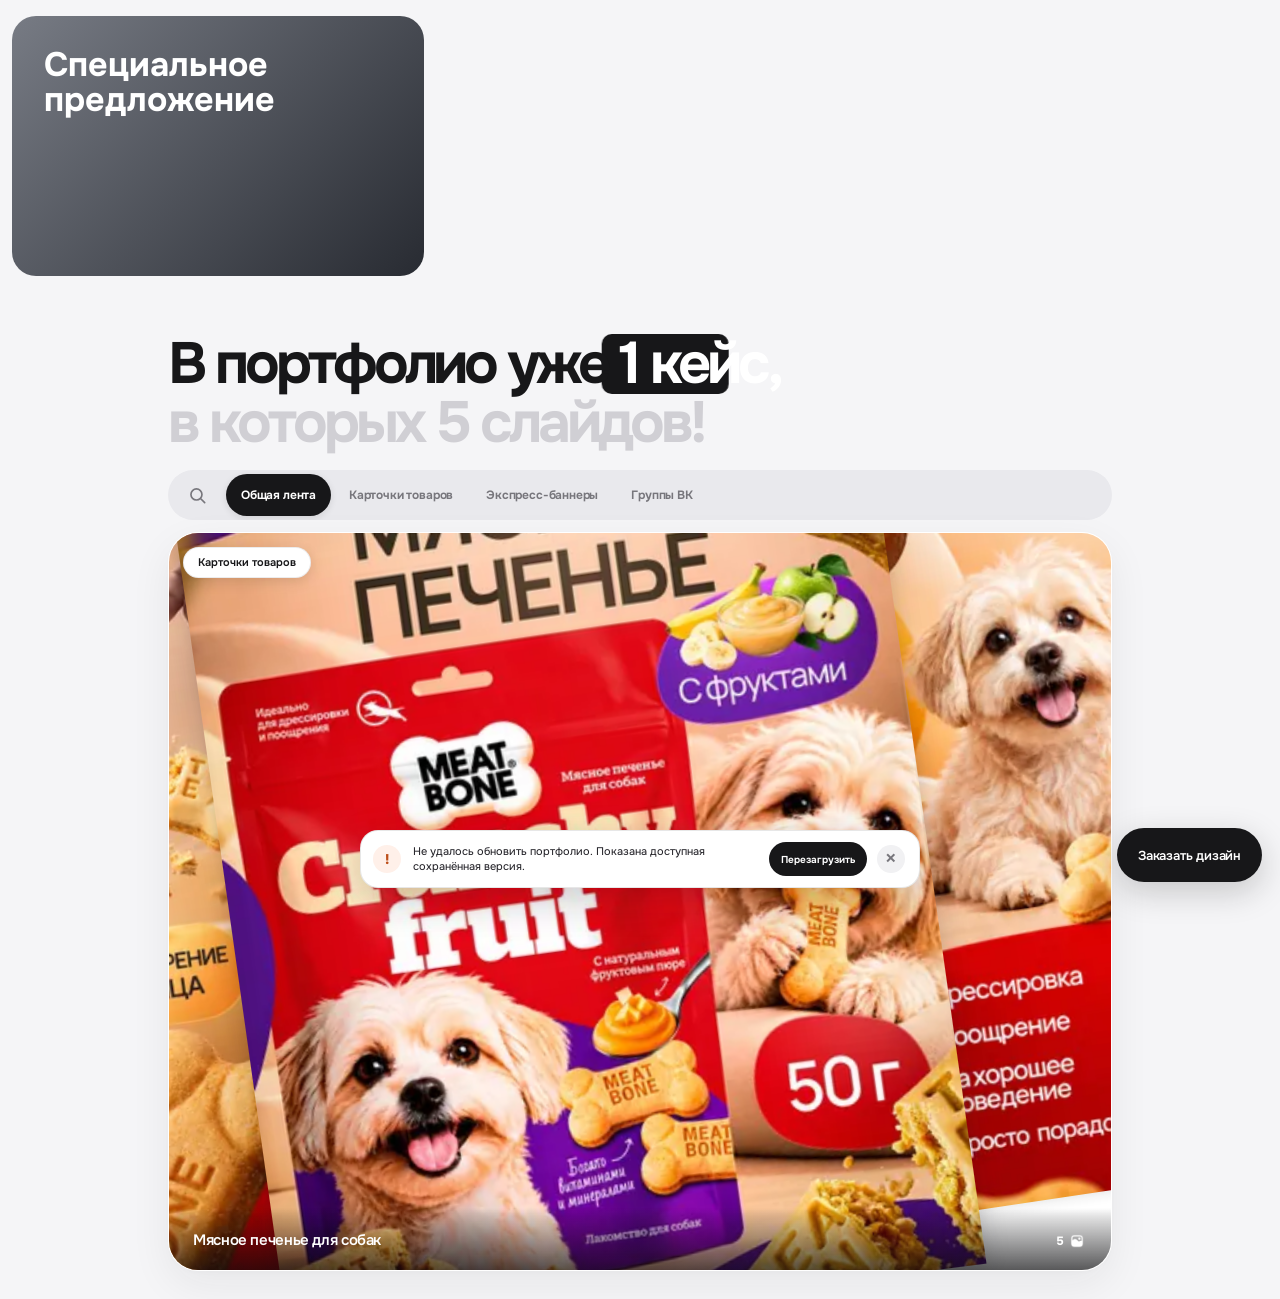
<file: index.html>
<!doctype html>
<html lang="ru">
<head>
  <meta charset="utf-8"><meta name="viewport" content="width=device-width, initial-scale=1, viewport-fit=cover">
  <meta name="theme-color" content="#f5f5f7">
  <meta http-equiv="Content-Security-Policy" content="default-src 'self'; script-src 'self' https://cdn.jsdelivr.net https://telegram.org; style-src 'self' 'unsafe-inline'; img-src 'self' data: blob: https://hkfubiqsepanqtuosfty.supabase.co; connect-src 'self' https://hkfubiqsepanqtuosfty.supabase.co https://cdn.jsdelivr.net; font-src 'self' data:; object-src 'none'; base-uri 'self'; form-action 'self'; upgrade-insecure-requests">
  <meta name="referrer" content="no-referrer"><meta name="description" content="Портфолио работ Кирилла Пухова">
  <title>Работы — Пухов Кирилл</title><link rel="stylesheet" href="styles.css?v=20261122-74"><script defer src="js/telegram-app.js?v=20261116-08"></script>
  <link rel="stylesheet" href="motion.css?v=20261118-02">
  <script defer src="js/read-along.js?v=20261122-01"></script>
  <script defer src="js/site-loader.js?v=20261122-06"></script><script type="module" src="js/catalog.js?v=20261122-12"></script>
  <link rel="preload" href="assets/fonts/onest-cyrillic.woff2" as="font" type="font/woff2" crossorigin>
  <link rel="preload" href="assets/fonts/onest-latin.woff2" as="font" type="font/woff2" crossorigin>
</head>
<body class="catalog-page">
    <section class="promo-cards" id="promoCards" aria-label="Специальные предложения"></section>

  <main class="catalog-shell">
    <header class="portfolio-heading"><h1 class="read-along" data-read-along="portfolio" aria-live="polite">В портфолио уже 0 кейсов, в которых 0 слайдов!</h1></header>
    <nav class="segmented" id="typeTabs" aria-label="Тип работ"></nav>
    <div class="catalog-search-shell" id="catalogSearchPanel" inert aria-hidden="true"><label class="catalog-search" for="projectSearch"><svg viewBox="0 0 24 24" aria-hidden="true"><circle cx="10.8" cy="10.8" r="6.3"></circle><path d="m16 16 4.2 4.2"></path></svg><input id="projectSearch" type="text" inputmode="search" placeholder="Найти проект" autocomplete="off"></label></div>
    <div class="filters" id="filters" role="group" aria-label="Подкатегории"></div>
    <section class="work-grid" id="workGrid" aria-live="polite" aria-busy="true" aria-label="Работы"></section>


    <p class="empty-state" id="emptyState" hidden></p>
  </main>
  <a class="order-fab" href="contact.html" aria-label="Заказать дизайн"><span class="order-fab-label">Заказать дизайн</span></a>
</body>
</html>
</file>
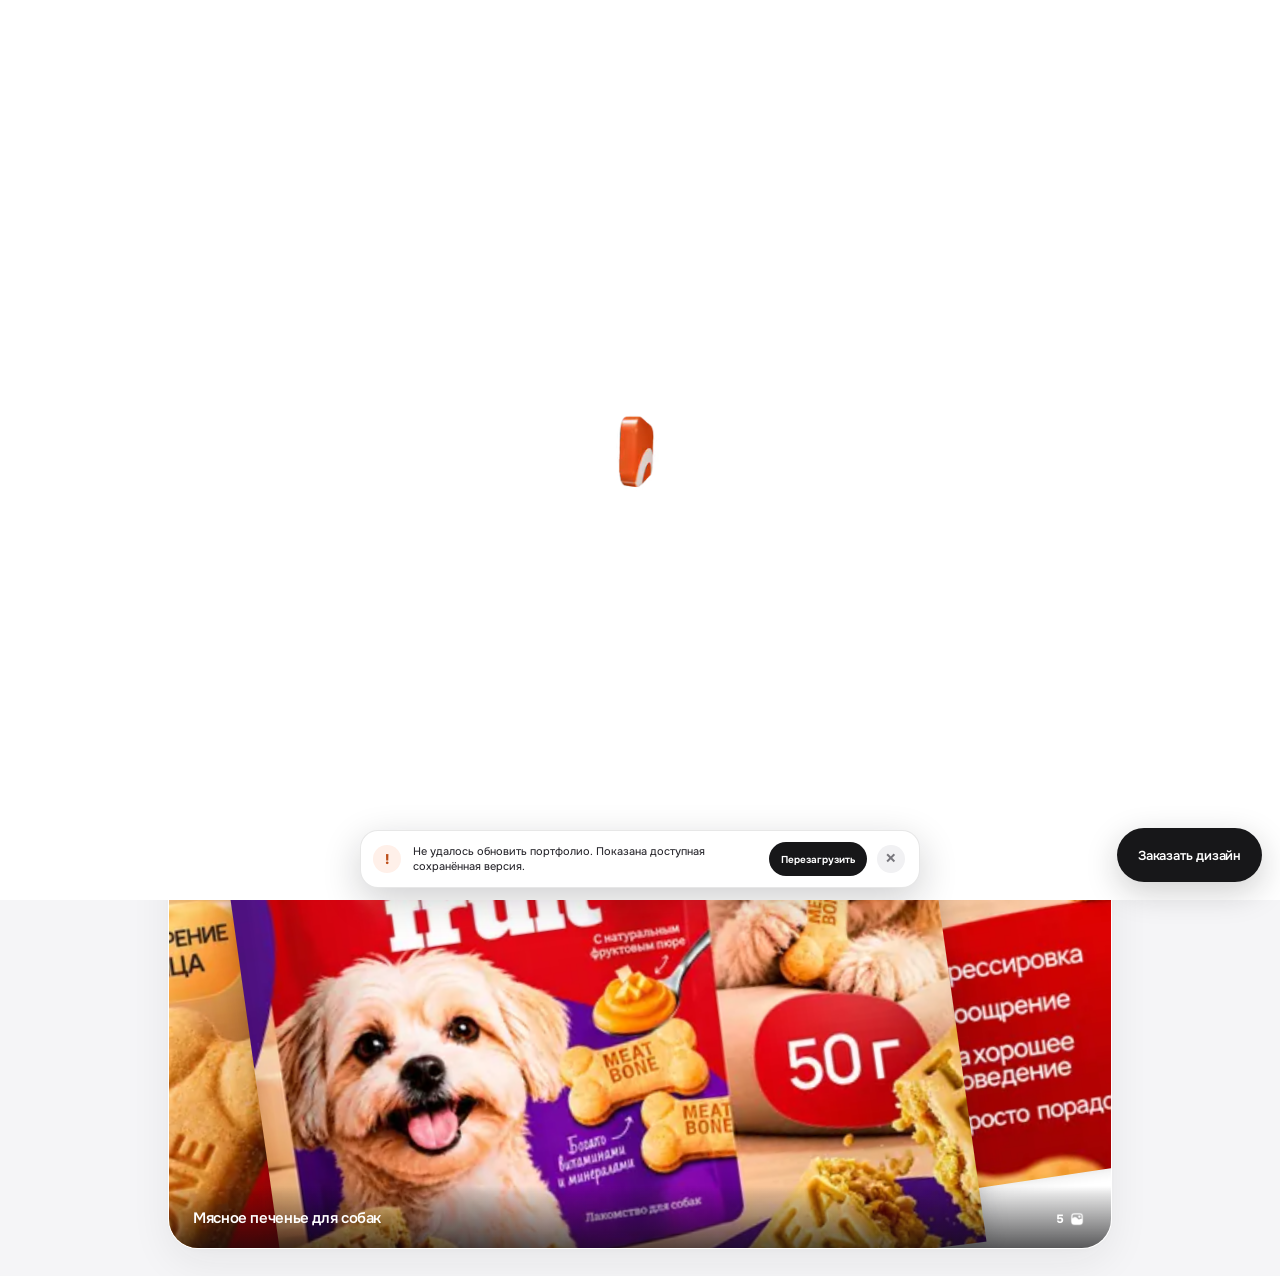
<file: portfolio-blocks/index.html>
<!doctype html>
<html lang="ru">
<head>
  <meta charset="utf-8"><meta name="viewport" content="width=device-width, initial-scale=1, viewport-fit=cover">
  <meta name="theme-color" content="#f5f5f7">
  <meta http-equiv="Content-Security-Policy" content="default-src 'self'; script-src 'self' https://cdn.jsdelivr.net https://telegram.org; style-src 'self' 'unsafe-inline'; img-src 'self' data: blob: https://hkfubiqsepanqtuosfty.supabase.co; connect-src 'self' https://hkfubiqsepanqtuosfty.supabase.co https://cdn.jsdelivr.net; font-src 'self' data:; object-src 'none'; base-uri 'self'; form-action 'self'; upgrade-insecure-requests">
  <meta name="referrer" content="no-referrer"><meta name="description" content="Портфолио работ Кирилла Пухова">
  <title>Работы — Пухов Кирилл</title><link rel="stylesheet" href="styles.css?v=20261118-02"><script defer src="js/telegram-app.js?v=20261116-08"></script><script type="module" src="js/catalog.js?v=20261117-66"></script>
  <link rel="stylesheet" href="motion.css?v=20261118-02">

  <script defer src="js/site-loader.js?v=20261118-03"></script>
  <link rel="preload" href="assets/fonts/onest-cyrillic.woff2" as="font" type="font/woff2" crossorigin>
  <link rel="preload" href="assets/fonts/onest-latin.woff2" as="font" type="font/woff2" crossorigin>
</head>
<body class="catalog-page">
    <section class="promo-cards" id="promoCards" aria-label="Специальные предложения"></section>

  <main class="catalog-shell">
    <header class="portfolio-heading"><h1>В портфолио уже <span class="portfolio-slide-count" id="portfolioSlideCount" aria-label="" aria-live="polite"></span> <span id="portfolioSlideWord">слайдов</span>!</h1></header>
    <nav class="segmented" id="typeTabs" aria-label="Тип работ"></nav>
    <div class="catalog-search-shell" id="catalogSearchPanel" inert aria-hidden="true"><label class="catalog-search" for="projectSearch"><svg viewBox="0 0 24 24" aria-hidden="true"><circle cx="10.8" cy="10.8" r="6.3"></circle><path d="m16 16 4.2 4.2"></path></svg><input id="projectSearch" type="text" inputmode="search" placeholder="Найти проект" autocomplete="off"></label></div>
    <div class="filters" id="filters" role="group" aria-label="Подкатегории"></div>
    <section class="work-grid" id="workGrid" aria-live="polite" aria-busy="true" aria-label="Работы"></section>


    <p class="empty-state" id="emptyState" hidden></p>
  </main>
  <a class="order-fab" href="contact.html" aria-label="Заказать дизайн"><span class="order-fab-label">Заказать дизайн</span></a>
</body>
</html>
</file>
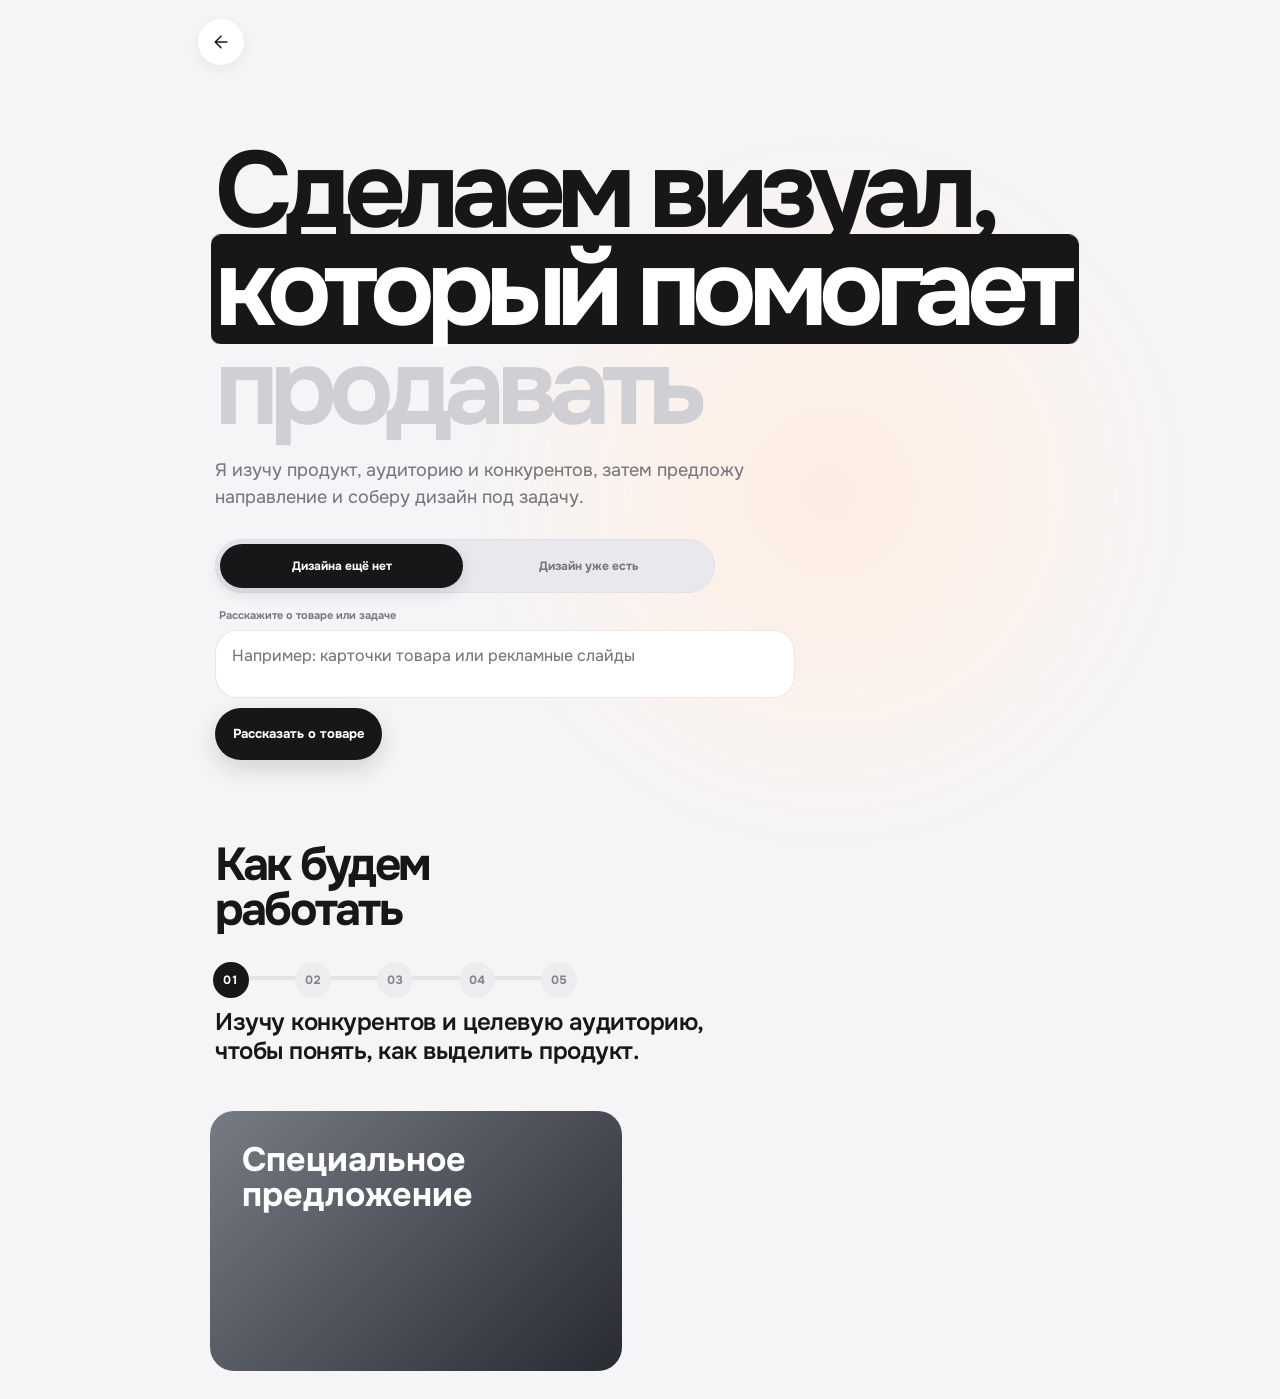
<file: contact.html>
<!doctype html>
<html lang="ru">
<head>
  <meta charset="utf-8">
  <meta name="viewport" content="width=device-width, initial-scale=1, viewport-fit=cover">
  <meta name="theme-color" content="#f5f5f7">
  <meta http-equiv="Content-Security-Policy" content="default-src 'self'; script-src 'self' https://cdn.jsdelivr.net https://telegram.org; style-src 'self' 'unsafe-inline'; img-src 'self' data: blob: https://hkfubiqsepanqtuosfty.supabase.co; connect-src 'self' https://hkfubiqsepanqtuosfty.supabase.co https://cdn.jsdelivr.net; font-src 'self' data:; object-src 'none'; base-uri 'self'; form-action 'self'; upgrade-insecure-requests">
  <meta name="referrer" content="no-referrer">
  <meta name="description" content="Обсудить дизайн-проект с Кириллом Пуховым">
  <title>Обсудить проект — Пухов Кирилл</title>
  <link rel="stylesheet" href="styles.css?v=20261122-74">
  <script defer src="js/telegram-app.js?v=20261116-08"></script>
  <script defer src="js/contact.js?v=20261116-11"></script>
  <script type="module" src="js/contact-typography.js?v=20261122-02"></script>
  <script defer src="js/step-progress.js?v=20261122-01"></script>

  <script type="module" src="js/promo-cards.js?v=20261122-12"></script>
  <link rel="stylesheet" href="motion.css?v=20261116-41">
  <script defer src="js/read-along.js?v=20261122-01"></script>
  <link rel="preload" href="assets/fonts/onest-cyrillic.woff2" as="font" type="font/woff2" crossorigin>
  <link rel="preload" href="assets/fonts/onest-latin.woff2" as="font" type="font/woff2" crossorigin>
</head>
<body class="contact-page">
  <div class="site-scroll-veil" aria-hidden="true"></div>
  <main class="contact-shell">
    <header class="contact-header">
      <a class="contact-back" href="index.html" aria-label="Назад к работам"><svg viewBox="0 0 24 24" aria-hidden="true" focusable="false"><path d="M19 12H5m7 7-7-7 7-7" fill="none" stroke="currentColor" stroke-width="1.8" stroke-linecap="round" stroke-linejoin="round"/></svg></a>
    </header>
    <section class="contact-card" aria-labelledby="contactTitle">
      <h1 id="contactTitle" class="read-along" data-read-along="contact">Сделаем визуал, который помогает продавать</h1>
      <p class="contact-lead" id="contactLead">Я изучу продукт, аудиторию и конкурентов, затем предложу направление и соберу дизайн под задачу.</p>
      <div class="contact-switch" role="group" aria-label="Состояние дизайна">
        <button class="contact-switch-button is-active" type="button" data-design-state="no-design" aria-pressed="true">Дизайна ещё нет</button>
        <button class="contact-switch-button" type="button" data-design-state="has-design" aria-pressed="false">Дизайн уже есть</button>
      </div>
      <form class="contact-form" id="auditForm">
        <label for="projectBrief" id="briefLabel">Расскажите о товаре или задаче</label>
        <textarea id="projectBrief" name="brief" rows="2" placeholder="Например: карточки товара или рекламные слайды"></textarea>
        <button class="contact-submit" type="submit" id="contactSubmit">Рассказать о товаре</button>
      </form>
      <section class="contact-process" aria-labelledby="processTitle">
        <div class="contact-process-heading">
          <h2 id="processTitle">Как будем работать</h2>
          <div class="step-progress" id="stepProgress" aria-label="Этапы работы">
            <div class="step-progress-track" aria-hidden="true">
              <span class="step-progress-bar" id="stepProgressBar"></span>
              <div class="step-progress-dots" id="stepProgressDots"></div>
            </div>
          </div>
        </div>
        <ol class="process-list" id="processList">
          <li class="process-row"><span class="process-copy">Изучу нишу и целевую аудиторию</span></li>
          <li class="process-row"><span class="process-copy">Подберу примеры и согласую направление</span></li>
          <li class="process-row"><span class="process-copy">Составлю план дизайна и дополнительных слайдов</span></li>
          <li class="process-row"><span class="process-copy">Оценю сроки и стоимость</span></li>
          <li class="process-row"><span class="process-copy">Создам дизайн и подготовлю материалы</span></li>
        </ol>
      </section>
    </section>
    <section class="contact-promos" aria-label="Специальные предложения"><div class="promo-cards" id="promoCards" data-contact-promos></div></section>
  </main>
  <div class="contact-modal" id="contactModal" role="dialog" aria-modal="true" aria-labelledby="modalTitle" aria-hidden="true" hidden>
    <div class="contact-modal-backdrop" data-modal-close></div>
    <section class="contact-modal-card">
      <button class="contact-modal-close" type="button" data-modal-close aria-label="Закрыть">×</button>
      <h2 id="modalTitle">Напишите мне в Telegram</h2>
      <p>Обсудим ваш проект и подходящий формат работы.</p>
      <div class="contact-message-preview" id="messagePreview"></div>
      <a class="telegram-button" id="telegramLink" href="https://t.me/k_puhov" target="_blank" rel="noopener"><svg viewBox="0 0 24 24" aria-hidden="true"><path d="M21.6 4.3 18.4 20c-.24 1.1-.87 1.37-1.76.86l-4.86-3.58-2.35 2.26c-.26.26-.48.48-.98.48l.35-4.95 9.02-8.15c.39-.35-.08-.55-.6-.2L6.07 13.8 1.3 12.3c-1.04-.33-1.06-1.04.22-1.55L20.2 3.6c.87-.32 1.63.2 1.4.7Z"/></svg><span>Написать в Telegram</span></a>
    </section>
  </div>
</body>
</html>
</file>
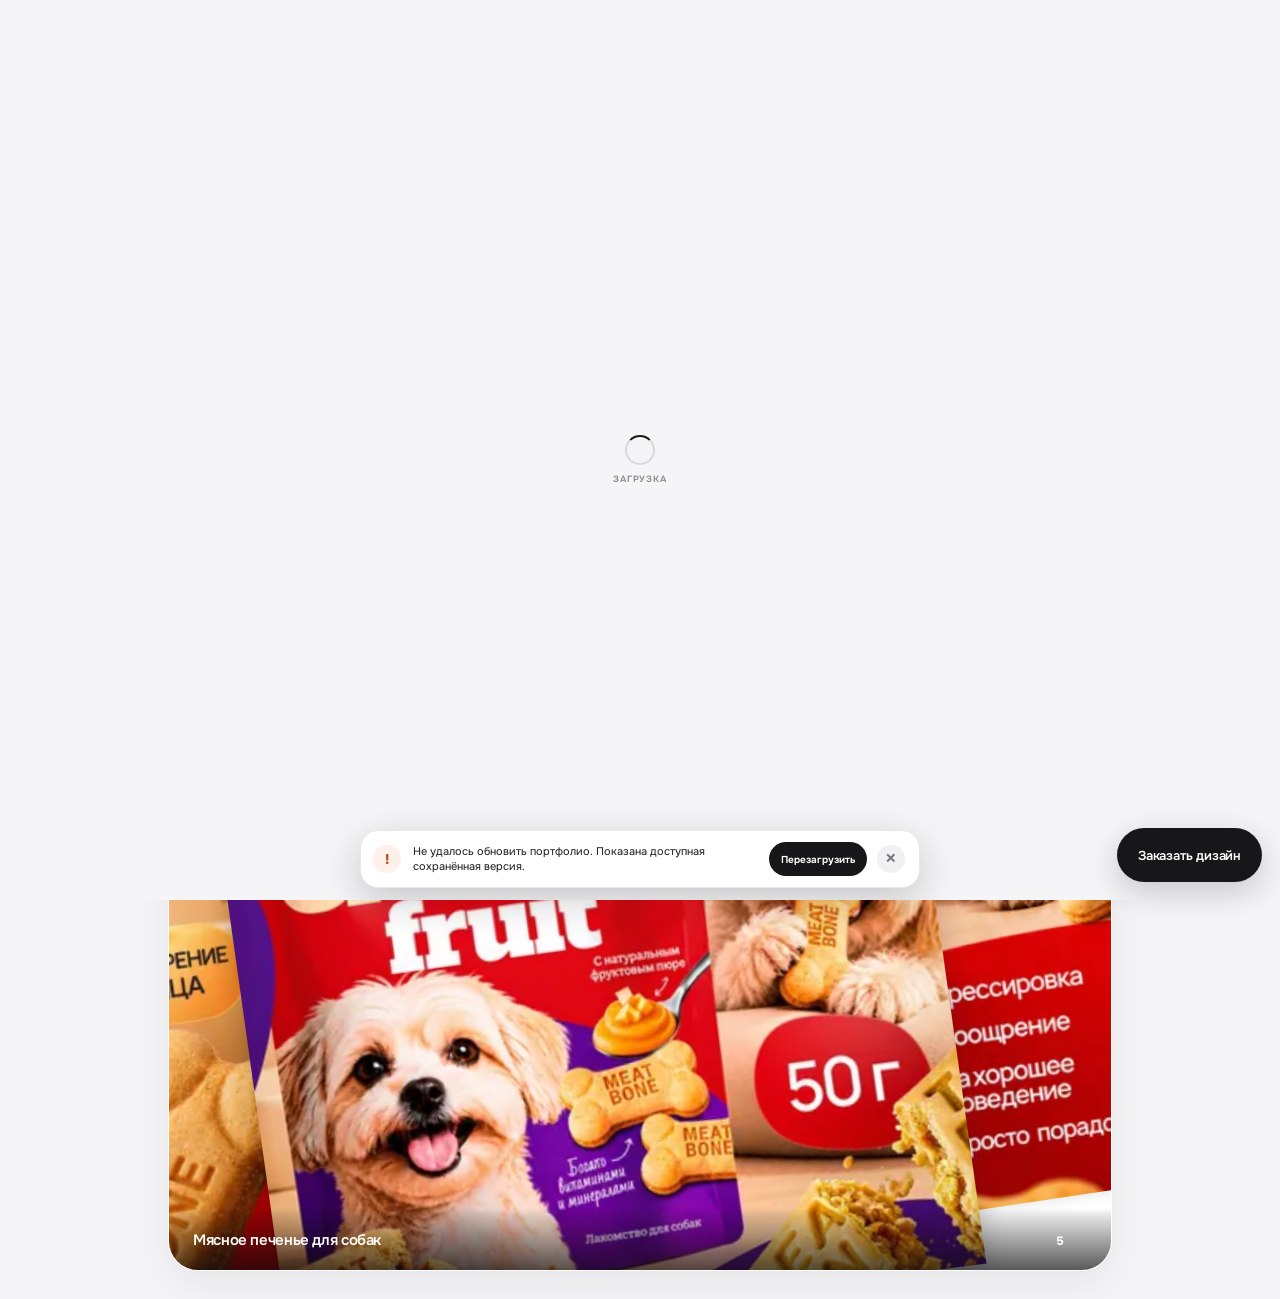
<file: project.html>
<!doctype html>
<html lang="ru">
<head>
  <meta charset="utf-8"><meta name="viewport" content="width=device-width, initial-scale=1, viewport-fit=cover">
  <meta name="theme-color" content="#f5f5f7">
  <meta http-equiv="Content-Security-Policy" content="default-src 'self'; script-src 'self' https://cdn.jsdelivr.net https://telegram.org; style-src 'self' 'unsafe-inline'; img-src 'self' data: blob: https://hkfubiqsepanqtuosfty.supabase.co; connect-src 'self' https://hkfubiqsepanqtuosfty.supabase.co https://cdn.jsdelivr.net; font-src 'self' data:; object-src 'none'; base-uri 'self'; form-action 'self'; upgrade-insecure-requests">
  <meta name="referrer" content="no-referrer"><meta name="description" content="Проект в портфолио Кирилла Пухова">



  <title>Проект — Пухов Кирилл</title><link rel="stylesheet" href="styles.css?v=20261122-72"><script defer src="js/telegram-app.js?v=20261116-08"></script><script type="module" src="js/project.js?v=20261122-66"></script>
  <link rel="stylesheet" href="motion.css?v=20261116-41">
  <link rel="preload" href="assets/fonts/onest-cyrillic.woff2" as="font" type="font/woff2" crossorigin>
  <link rel="preload" href="assets/fonts/onest-latin.woff2" as="font" type="font/woff2" crossorigin>
</head>
<body class="project-page">
  <div class="site-scroll-veil" aria-hidden="true"></div>
  <main class="project-shell" id="projectShell">
    <section class="project-hero-3d" id="projectHero" aria-label="Непрерывная 3D-лента проекта" hidden>
      <div class="hero3d-window"><span class="carousel-loading-skeleton" aria-hidden="true"></span><div class="track" data-project-carousel></div></div>
      <a class="back-button" id="backButton" href="index.html" hidden aria-label="Назад к работам"><svg viewBox="0 0 24 24" aria-hidden="true" focusable="false"><path d="M19 12H5m7 7-7-7 7-7" fill="none" stroke="currentColor" stroke-width="1.8" stroke-linecap="round" stroke-linejoin="round"/></svg></a>
    </section>
    <header class="project-intro" hidden><h1 id="projectTitle"></h1><p class="project-description" id="projectDescription"></p>
      <div class="project-meta"><div class="meta-pill"><span>Дата создания</span><strong id="projectDate"></strong></div><div class="meta-pill meta-duration-pill"><span>Выполнено</span><strong id="projectDuration"></strong></div></div>
    </header>
    <section class="project-gallery" id="gallery" aria-label="Изображения проекта" aria-busy="true" hidden></section>
  </main>
  <div class="viewer" id="viewer" aria-hidden="true" role="dialog" aria-modal="true" aria-label="Галерея проекта" tabindex="-1">
    <span class="viewer-count" id="viewerCount">01 / 05</span>
    <button class="viewer-close" id="viewerClose" type="button" aria-label="Закрыть">×</button>
    <div class="viewer-frame" id="viewerFrame"><img id="viewerImage" alt=""><button id="viewerRetry" type="button" hidden>Повторить загрузку</button></div>
  </div>
  <a class="order-fab" href="contact.html" aria-label="Заказать дизайн"><span class="order-fab-label">Заказать дизайн</span></a>
</body>
</html>
</file>
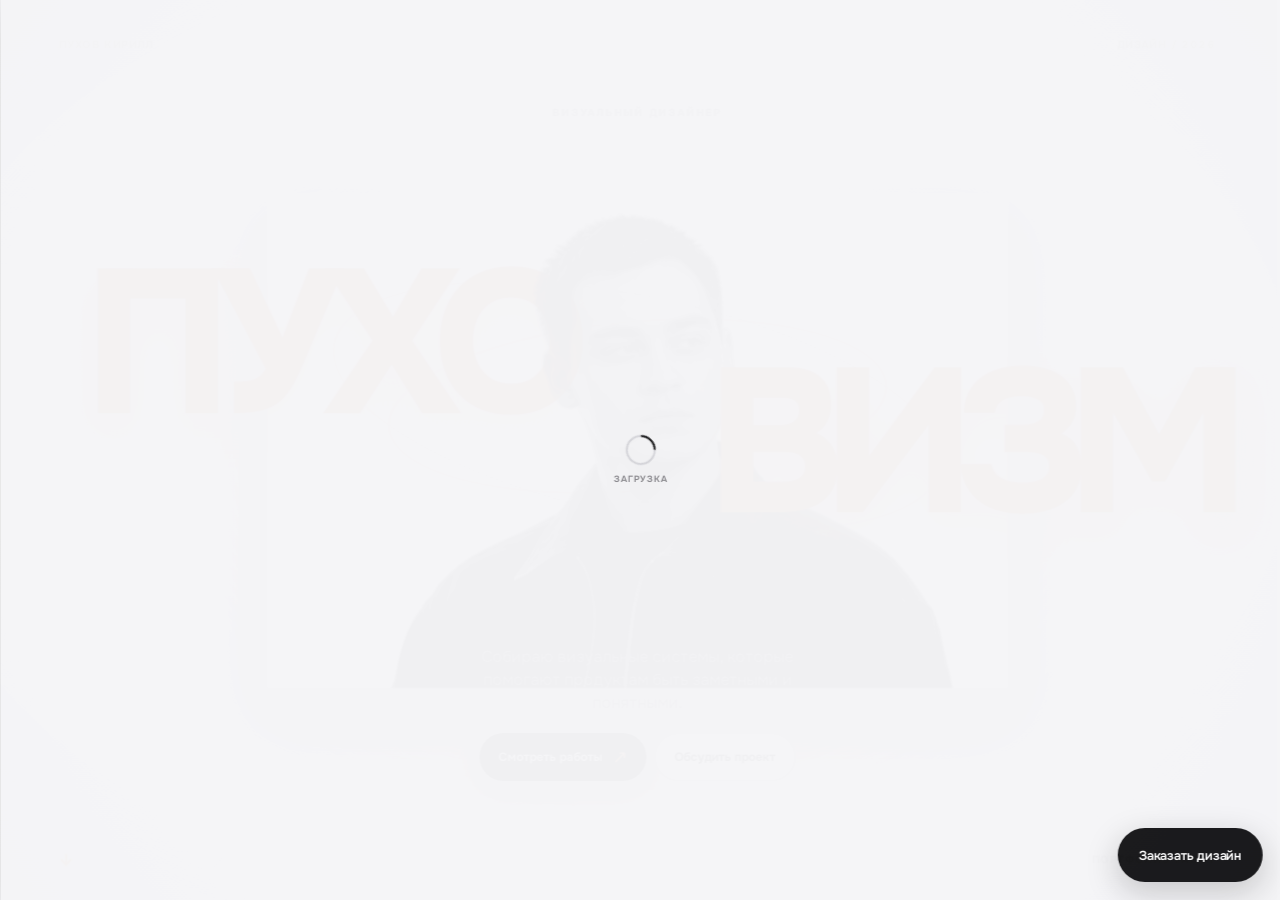
<file: start.html>
<!doctype html>
<html lang="ru">
<head>
  <meta charset="utf-8">
  <meta name="viewport" content="width=device-width, initial-scale=1, viewport-fit=cover">
  <meta http-equiv="refresh" content="0; url=index.html">
  <meta name="theme-color" content="#f5f5f7">
  <meta name="description" content="Пухов Кирилл — дизайнер визуальных решений">
  <title>Пуховизм — Пухов Кирилл</title>
  <link rel="stylesheet" href="styles.css?v=20261116-60">
  <link rel="stylesheet" href="motion.css?v=20261116-41">
  <script defer src="js/telegram-app.js?v=20261116-08"></script>
  <script defer src="js/start.js?v=20261116-01"></script>
  <link rel="preload" href="assets/fonts/onest-cyrillic.woff2" as="font" type="font/woff2" crossorigin>
</head>
<body class="start-page">
  <main class="start-stage" id="startStage">
    <header class="start-header"><span>ПУХОВ КИРИЛЛ</span><span>ДИЗАЙН / 2026</span></header>
    <section class="start-hero" aria-labelledby="startTitle">
      <p class="start-kicker">ВИЗУАЛЬНЫЙ ДИЗАЙНЕР</p>
      <div class="wordmark-scene" id="wordmarkScene">
        <span class="wordmark wordmark-back" aria-hidden="true">ПУХО</span>
        <img class="portrait-layer" src="assets/puhov-portrait.png" alt="Портрет Кирилла Пухова">
        <span class="wordmark wordmark-front" aria-hidden="true">ВИЗМ</span>
        <span class="scene-orbit orbit-one" aria-hidden="true"></span><span class="scene-orbit orbit-two" aria-hidden="true"></span>
      </div>
      <h1 id="startTitle" class="sr-only">Пуховизм — портфолио Кирилла Пухова</h1>
      <p class="start-description">Собираю визуальные системы, которые помогают продуктам быть заметными и понятными.</p>
      <div class="start-actions"><a class="start-primary" href="index.html">Смотреть работы <span aria-hidden="true">↗</span></a><a class="start-secondary" href="contact.html">Обсудить проект</a></div>
    </section>
    <footer class="start-footer"><span>Проведи пальцем по сцене</span><span class="start-scroll-mark" aria-hidden="true">↓</span><span>Портфолио работ</span></footer>
  </main>
</body>
</html>
</file>
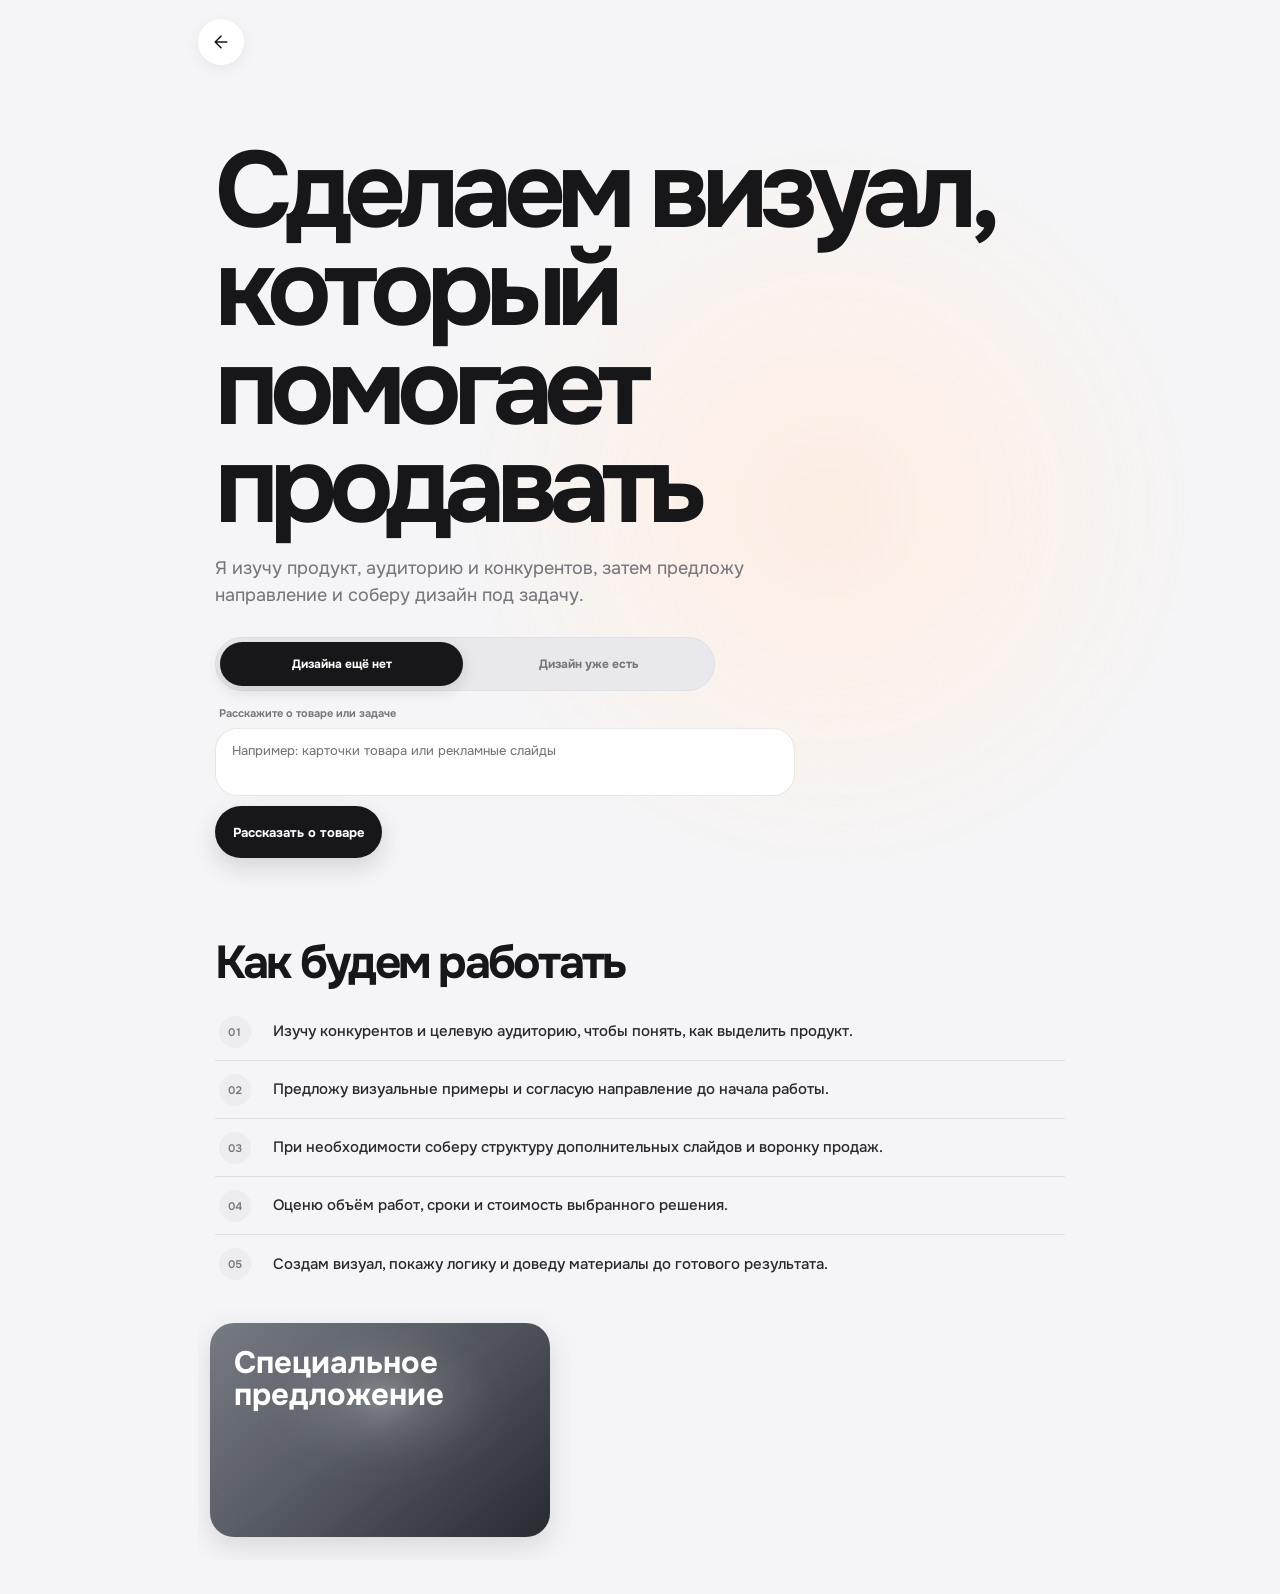
<file: portfolio-blocks/contact.html>
<!doctype html>
<html lang="ru">
<head>
  <meta charset="utf-8">
  <meta name="viewport" content="width=device-width, initial-scale=1, viewport-fit=cover">
  <meta name="theme-color" content="#f5f5f7">
  <meta http-equiv="Content-Security-Policy" content="default-src 'self'; script-src 'self' https://cdn.jsdelivr.net https://telegram.org; style-src 'self' 'unsafe-inline'; img-src 'self' data: blob: https://hkfubiqsepanqtuosfty.supabase.co; connect-src 'self' https://hkfubiqsepanqtuosfty.supabase.co https://cdn.jsdelivr.net; font-src 'self' data:; object-src 'none'; base-uri 'self'; form-action 'self'; upgrade-insecure-requests">
  <meta name="referrer" content="no-referrer">
  <meta name="description" content="Обсудить дизайн-проект с Кириллом Пуховым">
  <title>Обсудить проект — Пухов Кирилл</title>
  <link rel="stylesheet" href="styles.css?v=20261117-67">
  <script defer src="js/telegram-app.js?v=20261116-08"></script>
  <script defer src="js/contact.js?v=20261116-11"></script>

  <script type="module" src="js/promo-cards.js?v=20261117-10"></script>
  <link rel="stylesheet" href="motion.css?v=20261116-41">
  <link rel="preload" href="assets/fonts/onest-cyrillic.woff2" as="font" type="font/woff2" crossorigin>
  <link rel="preload" href="assets/fonts/onest-latin.woff2" as="font" type="font/woff2" crossorigin>
</head>
<body class="contact-page">
  <div class="site-scroll-veil" aria-hidden="true"></div>
  <main class="contact-shell">
    <header class="contact-header">
      <a class="contact-back" href="index.html" aria-label="Назад к работам"><svg viewBox="0 0 24 24" aria-hidden="true" focusable="false"><path d="M19 12H5m7 7-7-7 7-7" fill="none" stroke="currentColor" stroke-width="1.8" stroke-linecap="round" stroke-linejoin="round"/></svg></a>
    </header>
    <section class="contact-card" aria-labelledby="contactTitle">
      <h1 id="contactTitle">Сделаем визуал, который помогает продавать</h1>
      <p class="contact-lead" id="contactLead">Я изучу продукт, аудиторию и конкурентов, затем предложу направление и соберу дизайн под задачу.</p>
      <div class="contact-switch" role="group" aria-label="Состояние дизайна">
        <button class="contact-switch-button is-active" type="button" data-design-state="no-design" aria-pressed="true">Дизайна ещё нет</button>
        <button class="contact-switch-button" type="button" data-design-state="has-design" aria-pressed="false">Дизайн уже есть</button>
      </div>
      <form class="contact-form" id="auditForm">
        <label for="projectBrief" id="briefLabel">Расскажите о товаре или задаче</label>
        <textarea id="projectBrief" name="brief" rows="2" placeholder="Например: карточки товара или рекламные слайды"></textarea>
        <button class="contact-submit" type="submit" id="contactSubmit">Рассказать о товаре</button>
      </form>
      <section class="contact-process" aria-labelledby="processTitle">
        <h2 id="processTitle">Как будем работать</h2>
        <ol class="process-list" id="processList">


          <li class="process-row"><span class="process-number">01</span><span class="process-copy">Изучу нишу и целевую аудиторию</span></li>
          <li class="process-row"><span class="process-number">02</span><span class="process-copy">Подберу примеры и согласую направление</span></li>
          <li class="process-row"><span class="process-number">03</span><span class="process-copy">Составлю план дизайна и дополнительных слайдов</span></li>
          <li class="process-row"><span class="process-number">04</span><span class="process-copy">Оценю сроки и стоимость</span></li>
          <li class="process-row"><span class="process-number">05</span><span class="process-copy">Создам дизайн и подготовлю материалы</span></li>

        </ol>
      </section>
    </section>
    <section class="contact-promos" aria-label="Специальные предложения"><div class="promo-cards" id="promoCards" data-contact-promos></div></section>
  </main>
  <div class="contact-modal" id="contactModal" role="dialog" aria-modal="true" aria-labelledby="modalTitle" aria-hidden="true" hidden>
    <div class="contact-modal-backdrop" data-modal-close></div>
    <section class="contact-modal-card">
      <button class="contact-modal-close" type="button" data-modal-close aria-label="Закрыть">×</button>
      <h2 id="modalTitle">Напишите мне в Telegram</h2>
      <p>Обсудим ваш проект и подходящий формат работы.</p>
      <div class="contact-message-preview" id="messagePreview"></div>
      <a class="telegram-button" id="telegramLink" href="https://t.me/k_puhov" target="_blank" rel="noopener"><svg viewBox="0 0 24 24" aria-hidden="true"><path d="M21.6 4.3 18.4 20c-.24 1.1-.87 1.37-1.76.86l-4.86-3.58-2.35 2.26c-.26.26-.48.48-.98.48l.35-4.95 9.02-8.15c.39-.35-.08-.55-.6-.2L6.07 13.8 1.3 12.3c-1.04-.33-1.06-1.04.22-1.55L20.2 3.6c.87-.32 1.63.2 1.4.7Z"/></svg><span>Написать в Telegram</span></a>
    </section>
  </div>
</body>
</html>
</file>
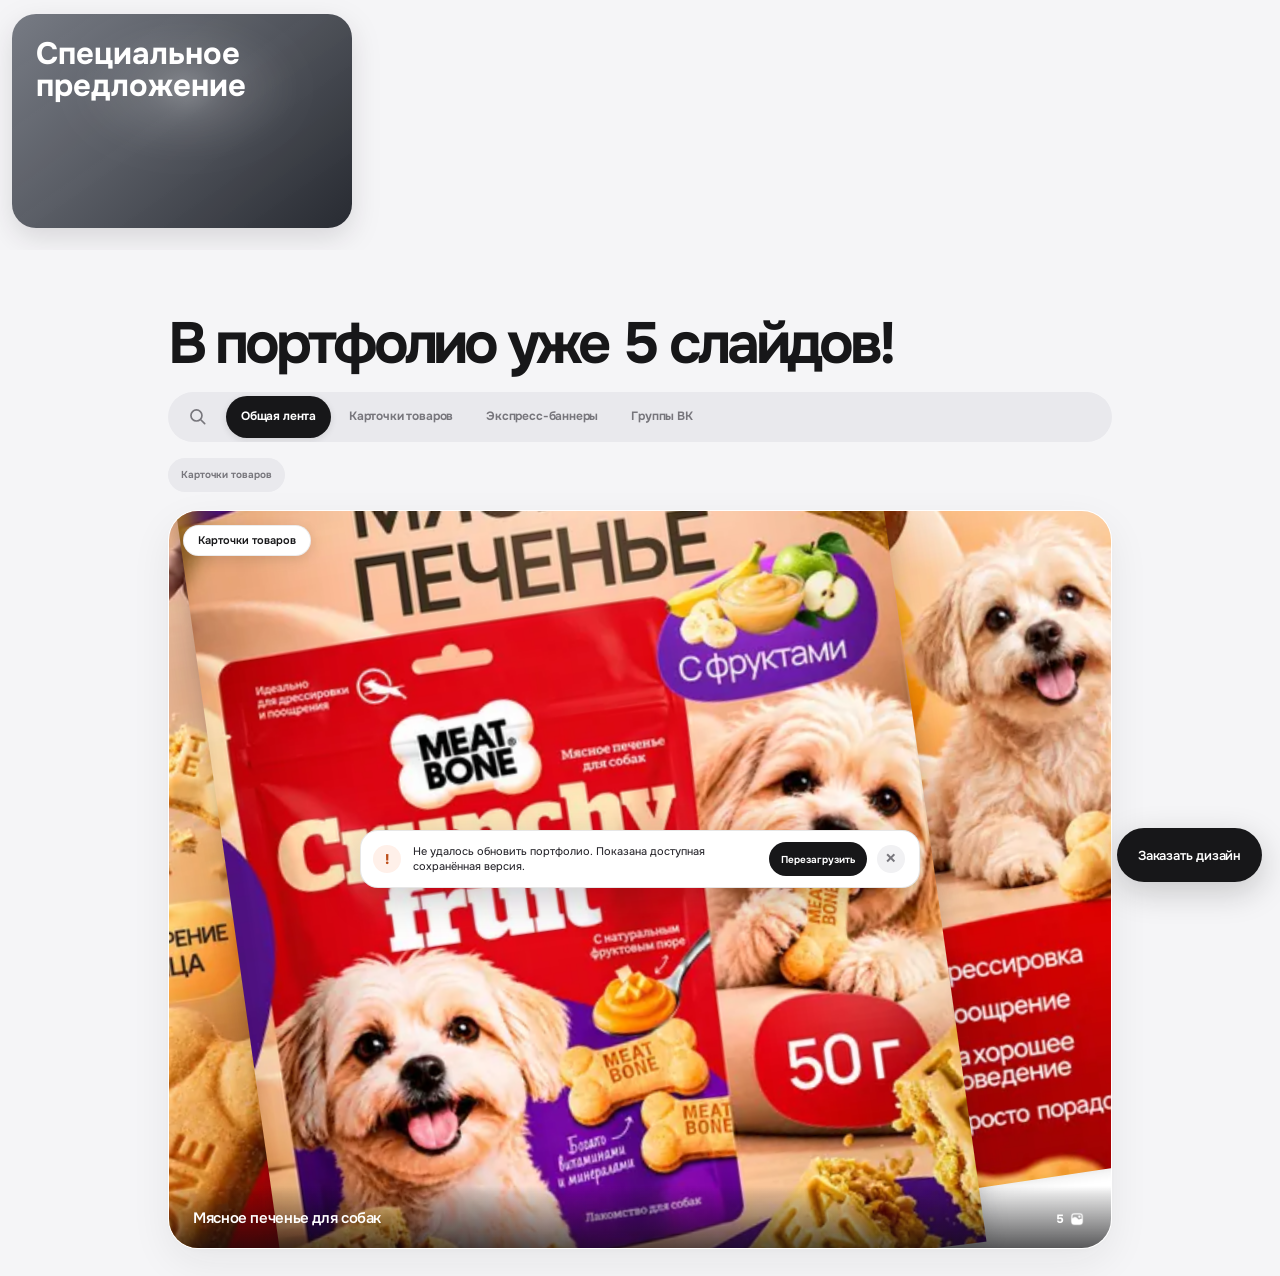
<file: portfolio-blocks/project.html>
<!doctype html>
<html lang="ru">
<head>
  <meta charset="utf-8"><meta name="viewport" content="width=device-width, initial-scale=1, viewport-fit=cover">
  <meta name="theme-color" content="#f5f5f7">
  <meta http-equiv="Content-Security-Policy" content="default-src 'self'; script-src 'self' https://cdn.jsdelivr.net https://telegram.org; style-src 'self' 'unsafe-inline'; img-src 'self' data: blob: https://hkfubiqsepanqtuosfty.supabase.co; connect-src 'self' https://hkfubiqsepanqtuosfty.supabase.co https://cdn.jsdelivr.net; font-src 'self' data:; object-src 'none'; base-uri 'self'; form-action 'self'; upgrade-insecure-requests">
  <meta name="referrer" content="no-referrer"><meta name="description" content="Проект в портфолио Кирилла Пухова">
  <title>Проект — Пухов Кирилл</title><link rel="stylesheet" href="styles.css?v=20261116-59"><script defer src="js/telegram-app.js?v=20261116-08"></script><script type="module" src="js/project.js?v=20261116-55"></script>
  <link rel="stylesheet" href="motion.css?v=20261116-41">
  <link rel="preload" href="assets/fonts/onest-cyrillic.woff2" as="font" type="font/woff2" crossorigin>
  <link rel="preload" href="assets/fonts/onest-latin.woff2" as="font" type="font/woff2" crossorigin>
</head>
<body class="project-page">
  <div class="site-scroll-veil" aria-hidden="true"></div>
  <main class="project-shell" id="projectShell">
    <section class="project-hero-3d" id="projectHero" aria-label="Непрерывная 3D-лента проекта" hidden>
      <div class="hero3d-window"><span class="carousel-loading-skeleton" aria-hidden="true"></span><div class="track" data-project-carousel></div></div>
      <a class="back-button" id="backButton" href="index.html" hidden aria-label="Назад к работам"><svg viewBox="0 0 24 24" aria-hidden="true" focusable="false"><path d="M19 12H5m7 7-7-7 7-7" fill="none" stroke="currentColor" stroke-width="1.8" stroke-linecap="round" stroke-linejoin="round"/></svg></a>
    </section>
    <header class="project-intro" hidden><h1 id="projectTitle"></h1><p class="project-description" id="projectDescription"></p>
      <div class="project-meta"><div class="meta-pill"><span>Дата создания</span><strong id="projectDate"></strong></div><div class="meta-pill meta-duration-pill"><span>Выполнено</span><strong id="projectDuration"></strong></div></div>
    </header>
    <section class="project-gallery" id="gallery" aria-label="Изображения проекта" aria-busy="true" hidden></section>
  </main>
  <div class="viewer" id="viewer" aria-hidden="true" role="dialog" aria-modal="true" aria-label="Галерея проекта" tabindex="-1">
    <span class="viewer-count" id="viewerCount">01 / 05</span>
    <button class="viewer-close" id="viewerClose" type="button" aria-label="Закрыть">×</button>
    <div class="viewer-frame" id="viewerFrame"><img id="viewerImage" alt=""><button id="viewerRetry" type="button" hidden>Повторить загрузку</button></div>
  </div>
  <a class="order-fab" href="contact.html" aria-label="Заказать дизайн"><span class="order-fab-label">Заказать дизайн</span></a>
</body>
</html>
</file>
<file: styles.css>
:root{color-scheme:light;--bg:#f5f5f7;--surface:#fff;--ink:#171719;--muted:#8c8b90;--line:rgba(23,23,25,.08);--accent:#e56a28;font-family:-apple-system,BlinkMacSystemFont,"SF Pro Display","Segoe UI",sans-serif;color:var(--ink);background:var(--bg);font-synthesis:none;text-rendering:optimizeLegibility;-webkit-font-smoothing:antialiased}*{box-sizing:border-box}html{min-height:100%;scroll-behavior:smooth}body{margin:0;min-width:320px;min-height:100vh;min-height:100dvh;background:var(--bg)}button,input,select,textarea{font:inherit;color:inherit}button,a{-webkit-tap-highlight-color:transparent}button{cursor:pointer}a{color:inherit;text-decoration:none}img{display:block;max-width:100%}[hidden]{display:none!important}.eyebrow{margin:0;color:#a2a0a5;font-size:9px;font-weight:750;letter-spacing:.15em}.catalog-shell,.project-shell,.admin-shell{width:min(100%,920px);margin-inline:auto;padding:calc(22px + env(safe-area-inset-top,0px)) clamp(16px,4vw,30px) calc(28px + env(safe-area-inset-bottom,0px))}.catalog-header{display:flex;align-items:center;justify-content:space-between;margin:0 4px 18px}.catalog-header h1,.admin-section-title h1{margin:4px 0 0;font-size:clamp(27px,7vw,34px);line-height:1;font-weight:740;letter-spacing:-.065em}.admin-link,.icon-button{width:42px;height:42px;display:grid;place-items:center;border:0;border-radius:50%;background:var(--surface);color:var(--ink);font-size:22px;box-shadow:0 3px 12px rgba(25,25,30,.05)}.segmented{display:flex;gap:6px;margin-bottom:12px;padding:4px;border-radius:999px;background:#e9e9ed}.segment{min-height:42px;flex:1;padding:0 12px;border:0;border-radius:999px;background:transparent;color:#77767c;font-size:12px;font-weight:650;white-space:nowrap;transition:background .2s,color .2s,transform .18s}.segment.is-active{background:#171719;color:#fff}.segment:active,.category-chip:active,.admin-link:active{transform:scale(.97)}.filters{display:flex;gap:8px;overflow-x:auto;scrollbar-width:none;margin:0 -2px 12px;padding:0 2px 2px}.filters::-webkit-scrollbar{display:none}.category-chip{min-height:40px;padding:0 15px;flex:none;border:1px solid transparent;border-radius:999px;background:#e9e9ed;color:#77767c;font-size:11px;font-weight:650;white-space:nowrap;transition:background .2s,color .2s,transform .18s}.category-chip[aria-pressed="true"]{background:#fff;border-color:rgba(23,23,25,.12);color:#171719}.search{height:42px;display:flex;align-items:center;gap:9px;margin:0 2px 16px;padding:0 12px;border-radius:14px;background:rgba(255,255,255,.8);color:#8c8b90}.search span{font-size:22px;line-height:1}.search input{width:100%;border:0;outline:0;background:transparent;font-size:12px}.work-grid{display:grid;grid-template-columns:repeat(2,minmax(0,1fr));gap:16px} .work-block{content-visibility:auto;contain-intrinsic-size:auto 340px;min-width:0;overflow:hidden;border:1px solid rgba(255,255,255,.95);border-radius:30px;background:var(--surface);box-shadow:0 14px 42px rgba(25,25,30,.065),0 2px 7px rgba(25,25,30,.025);animation:block-in .42s cubic-bezier(.2,.8,.2,1) both;cursor:pointer;transition:transform .2s cubic-bezier(.2,.8,.2,1)}.work-block:active{transform:scale(.985)}.work-block:focus-visible{outline:3px solid rgba(23,23,25,.28);outline-offset:3px}@keyframes block-in{from{opacity:0;transform:translateY(12px)}to{opacity:1;transform:none}}.carousel-window{height:clamp(240px,37vw,300px);position:relative;overflow:hidden;isolation:isolate;background:#fff}.track{position:absolute;inset:0 auto auto 0;display:flex;align-items:flex-start;gap:10px;width:max-content;padding:16px 12px 0;animation:none!important;will-change:auto}.track.is-static{animation:none}.slide{position:relative;flex:none;width:clamp(112px,18vw,150px);aspect-ratio:3/4;overflow:hidden;border-radius:21px;background:#f1f1f3}.slide img{width:100%;height:100%;object-fit:cover;border-radius:inherit;box-shadow:none}.edge{position:absolute;z-index:2;top:0;bottom:0;left:0;width:16%;pointer-events:none;background:linear-gradient(90deg,#fff 0%,rgba(255,255,255,.75) 30%,transparent 100%)}.edge.right{left:auto;right:0;transform:scaleX(-1)}@keyframes carousel{from{transform:translateX(0)}to{transform:translateX(-50%)}}.block-caption{position:absolute;z-index:3;left:18px;right:18px;bottom:0;min-height:74px;display:flex;align-items:center;justify-content:space-between;gap:10px;background:linear-gradient(0deg,#fff 71%,rgba(255,255,255,0));padding-top:18px}.block-title{min-width:0;margin:0;font-size:14px;line-height:1.2;font-weight:700;letter-spacing:-.035em}.slide-count{height:34px;min-width:48px;flex:none;display:flex;align-items:center;justify-content:center;gap:6px;padding:0 10px;border-radius:999px;background:#f0f0f2;color:#27272a;font-size:11px;font-weight:700;font-variant-numeric:tabular-nums}.slide-count svg{width:14px;height:14px}.block-detail{display:flex;align-items:center;justify-content:space-between;gap:10px;padding:0 18px 16px;color:var(--muted);font-size:10px}.block-detail strong{font-weight:600}.block-arrow{color:var(--accent);font-size:18px}.empty-state{margin:8px 0;padding:22px;border-radius:22px;background:#fff;color:var(--muted);font-size:12px;line-height:1.5;text-align:center}
/* Project page */
.project-shell{max-width:820px;padding-top:calc(18px + env(safe-area-inset-top,0px));animation:page-in .38s cubic-bezier(.2,.8,.2,1) both}@keyframes page-in{from{opacity:0;transform:translateY(10px)}to{opacity:1;transform:none}}.back-button{width:max-content;min-height:44px;display:flex;align-items:center;gap:9px;color:#636268;font-size:12px;font-weight:600}.back-button>span:first-child{width:38px;height:38px;display:grid;place-items:center;border-radius:50%;background:#fff;color:#171719;font-size:29px;line-height:1;box-shadow:0 3px 12px rgba(25,25,30,.05)}.project-intro{max-width:650px;margin:32px auto 28px;text-align:center}.project-intro .eyebrow{margin-bottom:12px;color:var(--accent)}.project-intro h1{margin:0 auto 13px;font-size:clamp(32px,8.5vw,62px);line-height:.98;font-weight:750;letter-spacing:-.07em}.project-description{max-width:520px;margin:0 auto;color:#77767c;font-size:clamp(13px,3.6vw,16px);line-height:1.55}.project-meta{display:flex;justify-content:center;flex-wrap:wrap;gap:10px;margin-top:22px}.meta-pill{min-width:142px;padding:12px 17px;display:flex;flex-direction:column;align-items:center;gap:6px;border:1px solid rgba(23,23,25,.035);border-radius:19px;background:#ededf0}.meta-pill span{color:#838187;font-size:9px;font-weight:600;letter-spacing:.025em}.meta-pill strong{color:#171719;font-size:15px;line-height:1.15;font-weight:750;letter-spacing:-.02em}.project-gallery{display:grid;grid-template-columns:repeat(2,minmax(0,1fr));gap:11px;touch-action:pan-y}.gallery-item{min-width:0;padding:0;overflow:hidden;border:0;border-radius:22px;background:#fff;cursor:zoom-in;box-shadow:none}.gallery-item:first-child{grid-column:1/-1;max-width:690px;justify-self:center;border-radius:27px}.gallery-item img{width:100%;height:auto;object-fit:contain;border-radius:inherit;box-shadow:none}.gallery-item:active{transform:scale(.99)}.contact-button{min-height:52px;width:max-content;max-width:100%;display:flex;align-items:center;justify-content:center;gap:20px;margin:27px auto 0;padding:0 21px;border-radius:999px;background:#171719;color:#fff;font-size:12px;font-weight:650}.contact-button span{color:#f0935a;font-size:18px}
/* Full-screen viewer */
.viewer{position:fixed;inset:0;z-index:50;display:none;align-items:center;justify-content:center;padding:calc(60px + env(safe-area-inset-top,0px)) 14px calc(48px + env(safe-area-inset-bottom,0px));background:rgba(18,18,20,.94);opacity:0;transition:opacity .2s ease;touch-action:none}.viewer.open,.viewer.closing{display:flex}.viewer.open{opacity:1}.viewer.closing{opacity:0}.viewer-frame{position:relative;z-index:1;width:100%;height:100%;display:flex;align-items:center;justify-content:center;overflow:hidden;border-radius:20px;transform:scale(.97);opacity:0;transition:transform .22s cubic-bezier(.2,.8,.2,1),opacity .2s ease}.viewer.open .viewer-frame{transform:scale(1);opacity:1}.viewer.closing .viewer-frame{transform:scale(.97);opacity:0}.viewer img{max-width:100%;max-height:100%;width:auto;height:auto;object-fit:contain;border-radius:20px;transform:scale(var(--zoom,1)) translate(var(--x,0px),var(--y,0px));transition:transform .16s ease;user-select:none;-webkit-user-drag:none}.viewer img.zoomed{transition:none}.viewer-close,.viewer-arrow{position:absolute;z-index:3;width:44px;height:44px;display:grid;place-items:center;padding:0;border:1px solid rgba(255,255,255,.16);border-radius:50%;background:rgba(255,255,255,.15);color:#fff;font-size:26px;font-weight:300}.viewer-close{top:calc(12px + env(safe-area-inset-top,0px));right:14px}.viewer-arrow{top:50%;font-size:30px;transform:translateY(-50%)}.viewer-prev{left:12px}.viewer-next{right:12px}.viewer-arrow:active{transform:translateY(-50%) scale(.92)}.viewer-close:active{transform:scale(.92)}.viewer-count{position:absolute;z-index:3;top:calc(25px + env(safe-area-inset-top,0px));left:50%;transform:translateX(-50%);color:rgba(255,255,255,.8);font-size:11px;font-variant-numeric:tabular-nums;letter-spacing:.08em}.viewer-hint{position:absolute;z-index:3;bottom:calc(13px + env(safe-area-inset-bottom,0px));color:rgba(255,255,255,.52);font-size:10px}
/* Admin */
.admin-shell{max-width:780px}.admin-header{display:flex;align-items:center;justify-content:space-between;margin-bottom:28px}.admin-section{margin:16px 0;padding:20px;border:1px solid rgba(23,23,25,.045);border-radius:25px;background:#fff;box-shadow:0 7px 22px rgba(25,25,30,.035)}.admin-section-title{display:flex;align-items:center;justify-content:space-between;gap:12px;margin-bottom:18px}.admin-section-title .eyebrow{margin-bottom:5px}.admin-section-title h1,.admin-section-title h2{margin:0;font-size:22px;line-height:1.05;font-weight:730;letter-spacing:-.05em}.primary-button{min-height:44px;display:flex;align-items:center;justify-content:center;gap:12px;padding:0 15px;border:0;border-radius:999px;background:#171719;color:#fff;font-size:11px;font-weight:650}.primary-button span{color:#f0935a;font-size:18px}.admin-list{display:grid;gap:8px}.admin-row{min-height:58px;display:flex;align-items:center;justify-content:space-between;gap:12px;padding:9px 11px;border-radius:15px;background:#f5f5f7}.admin-row strong{display:block;font-size:12px}.admin-row small{display:block;margin-top:4px;color:var(--muted);font-size:10px}.admin-row button{min-width:42px;min-height:42px;border:0;border-radius:50%;background:#fff;color:#6f6e74;font-size:16px}.form-grid{display:grid;grid-template-columns:1fr 1fr;gap:13px}.form-grid label{display:grid;gap:7px;color:#68676c;font-size:10px;font-weight:650}.form-grid input,.form-grid select,.form-grid textarea{width:100%;min-height:43px;padding:10px 12px;border:1px solid var(--line);border-radius:12px;outline-color:var(--accent);background:#fafafd;color:var(--ink);font-size:12px}.form-grid textarea{resize:vertical}.full-width{grid-column:1/-1}.form-grid small{color:#9a989e;font-size:9px;font-weight:400;line-height:1.5}.slide-preview{display:flex;gap:8px;overflow:auto;padding:2px 0}.preview-tile{position:relative;flex:none;width:72px;height:92px;overflow:hidden;border-radius:12px;background:#eee}.preview-tile img{width:100%;height:100%;object-fit:cover}.preview-tile button{position:absolute;top:4px;right:4px;width:22px;height:22px;border:0;border-radius:50%;background:#171719d9;color:#fff;font-size:15px}.form-actions{display:flex;align-items:center;gap:12px;flex-wrap:wrap}.delete-button{min-height:42px;padding:0 12px;border:0;background:transparent;color:#b94d42;font-size:10px;text-decoration:underline}.storage-note{max-width:570px;margin:14px 4px;color:#96949a;font-size:10px;line-height:1.5}
@media(min-width:700px){.catalog-shell{padding-top:35px}.carousel-window{height:270px}.project-shell{padding-top:26px}.project-intro{margin-top:38px}.gallery-item:first-child img{max-height:760px}.admin-shell{padding-top:30px}}
@media(max-width:600px){.catalog-shell{padding-inline:12px}.work-grid{grid-template-columns:1fr;gap:14px}.carousel-window{height:clamp(245px,70vw,285px)}.slide{width:clamp(118px,36vw,150px)}.block-caption{left:16px;right:16px;min-height:68px}.block-title{font-size:14px}.project-shell{padding-inline:12px}.project-intro{margin:24px auto 22px}.project-intro h1{font-size:clamp(31px,9vw,44px)}.project-meta{gap:8px}.meta-pill{min-width:calc(50% - 4px);padding:12px 9px;border-radius:17px}.project-gallery{gap:8px}.gallery-item{border-radius:18px}.gallery-item:first-child{border-radius:23px}.viewer{padding-inline:8px}.viewer-frame{border-radius:18px}.viewer img{border-radius:18px}.viewer-arrow{width:42px;height:42px}.viewer-prev{left:8px}.viewer-next{right:8px}.admin-shell{padding-inline:12px}.admin-section{padding:16px;border-radius:22px}}
@media(max-width:380px){.segment{font-size:10px;padding-inline:8px}.filters{gap:6px}.category-chip{padding-inline:12px;font-size:10px}.slide{width:clamp(110px,37vw,132px);border-radius:18px}.block-caption{left:14px;right:14px}.block-title{font-size:13px}.slide-count{height:31px;min-width:44px}.form-grid{grid-template-columns:1fr}.form-grid label,.full-width{grid-column:1}}
@media(prefers-reduced-motion:reduce){*,*::before,*::after{scroll-behavior:auto!important;animation-duration:.01ms!important;animation-iteration-count:1!important;transition-duration:.01ms!important}}

/* Catalog: a calm three-slide cover instead of a moving carousel. */
.project-preview{position:relative;height:clamp(245px,37vw,300px);overflow:hidden;isolation:isolate;background:linear-gradient(145deg,#fafafa,#ededf0);display:flex;align-items:center;justify-content:center}.preview-card{position:absolute;overflow:hidden;border-radius:22px;background:#e6e6e9;box-shadow:0 16px 36px rgba(20,20,24,.13);transform-origin:center bottom}.preview-card img{width:100%;height:100%;object-fit:cover}.preview-card-main{z-index:2;width:40%;height:88%;border-radius:24px;animation:card-settle .52s cubic-bezier(.2,.8,.2,1) both}.preview-card-left,.preview-card-right{z-index:1;width:36%;height:74%;opacity:.94}.preview-card-left{left:5%;transform:rotate(-9deg) translateY(7%)}.preview-card-right{right:5%;transform:rotate(9deg) translateY(7%)}@keyframes card-settle{from{opacity:0;transform:translateY(18px) scale(.94)}to{opacity:1;transform:none}}.work-block .block-caption{position:static;min-height:76px;padding:13px 18px 15px;background:#fff}.work-block .block-title{font-size:15px}.viewer-close{line-height:1;padding:0 0 3px}.back-button>span:first-child{line-height:.84;padding-bottom:3px}.viewer-arrow,.viewer-hint{display:none!important}
@media(max-width:600px){.catalog-shell{padding-inline:16px}.project-shell{padding-inline:20px}.project-preview{height:clamp(255px,72vw,310px)}.preview-card-main{width:42%}.preview-card-left,.preview-card-right{width:37%}.project-gallery{gap:12px}.viewer{padding:calc(64px + env(safe-area-inset-top,0px)) 16px calc(54px + env(safe-area-inset-bottom,0px))}.viewer-close{top:calc(18px + env(safe-area-inset-top,0px));right:20px}.viewer-count{top:calc(33px + env(safe-area-inset-top,0px));font-size:12px}}

/* The carousel stays; only its caption lives in its own roomy lower area. */
.filters{display:flex}.carousel-window{height:clamp(250px,39vw,320px)}.work-block .block-caption{min-height:70px;padding:12px 18px 13px}.work-block .block-title{font-size:16px;line-height:1.23}.project-intro{margin-top:22px}.project-intro h1{margin-bottom:16px}
@media(max-width:600px){.track{left:calc(35px - clamp(230px,74vw,270px))}}

@media(max-width:600px){.carousel-window{height:clamp(260px,74vw,322px)}.work-block .block-caption{min-height:72px;padding:12px 18px 14px}.work-block .block-title{font-size:17px}.filters{margin-bottom:14px}}

.admin-builder{display:grid;gap:14px}.builder-row{display:grid;grid-template-columns:minmax(0,1fr) auto;gap:8px}.builder-row:has(select){grid-template-columns:minmax(0,1fr) minmax(120px,.65fr) auto}.builder-row input,.builder-row select{min-height:44px;padding:0 12px;border:1px solid var(--line);border-radius:14px;background:#fafafd;font-size:12px;outline-color:var(--accent)}.builder-list{display:flex;flex-wrap:wrap;gap:7px}.builder-chip{display:flex;align-items:center;gap:5px;min-height:31px;padding:0 10px;border-radius:999px;background:#f2f2f4;color:#4a494e;font-size:10px;font-weight:650}.builder-chip small{color:#929096;font-weight:500}.upload-title{margin:0 0 8px;color:#68676c;font-size:10px;font-weight:650}.drop-zone{min-height:130px;display:flex;flex-direction:column;align-items:center;justify-content:center;gap:6px;padding:18px;border:1.5px dashed rgba(23,23,25,.18);border-radius:20px;background:#fafafd;color:#57565b;cursor:pointer;text-align:center;transition:background .18s,border-color .18s,transform .18s}.drop-zone input{position:absolute;width:1px;height:1px;opacity:0;pointer-events:none}.drop-zone span{font-size:13px;font-weight:700;letter-spacing:-.02em}.drop-zone small{color:#96949a;font-size:10px}.drop-zone.is-dragging,.drop-zone:hover{border-color:var(--accent);background:#fff6f0}.drop-zone.is-dragging{transform:scale(.99)}.drop-zone.is-loading{opacity:.58;pointer-events:none}
@media(max-width:520px){.builder-row:has(select){grid-template-columns:1fr 1fr}.builder-row:has(select) button{grid-column:1/-1}.builder-row button{justify-content:center}.drop-zone{min-height:118px}}

.all-project-rail{display:flex;gap:10px;overflow-x:auto;margin:0 -4px 18px;padding:2px 4px 6px;scroll-snap-type:x proximity;scrollbar-width:none}.all-project-rail::-webkit-scrollbar{display:none}.rail-project{position:relative;flex:0 0 92px;height:122px;overflow:hidden;border-radius:18px;background:#e9e9ec;scroll-snap-align:start;box-shadow:0 5px 15px rgba(20,20,24,.06)}.rail-project img{width:100%;height:100%;object-fit:cover}.rail-project span{position:absolute;right:0;bottom:0;left:0;padding:22px 8px 8px;background:linear-gradient(transparent,rgba(0,0,0,.62));color:#fff;font-size:9px;font-weight:650;line-height:1.15}.rail-project:active{transform:scale(.97)}
.track{animation-duration:36s!important;animation-iteration-count:infinite!important}

#typeTabs{overflow-x:auto;scrollbar-width:none;justify-content:flex-start}#typeTabs::-webkit-scrollbar{display:none}#typeTabs .segment{flex:0 0 auto;padding-inline:16px}

/* Tight diagonal strip: only the track moves; each card keeps its angle. */
.work-block{border-radius:27px}.carousel-window{height:clamp(218px,34vw,270px);overflow:hidden;background:#fff}.track{position:absolute;top:0;left:calc(35px - clamp(220px,33vw,270px));display:flex;width:max-content;height:100%;align-items:stretch;padding:0;animation:none!important}.track.is-static{animation:none}.track-set{display:flex;flex:none;align-items:flex-start;padding-left:0}.track-set-repeat{transform:translateY(var(--loop-rise))}.slide{position:relative;flex:0 0 clamp(220px,33vw,270px);aspect-ratio:3/4;margin:0 -22px 0 0;border-radius:0;overflow:visible;background:transparent;transform:translateY(var(--rise)) rotate(-8deg);transform-origin:top left}.slide img{width:100%;height:100%;object-fit:cover;border-radius:0;box-shadow:none}.block-caption{min-height:64px!important;padding:9px 15px 11px!important;gap:8px}.block-title{font-size:15px!important;line-height:1.2!important}.slide-count{height:30px;min-width:44px;padding:0 8px}.edge{width:24%;background:radial-gradient(ellipse at left center,rgba(255,255,255,.3) 0%,rgba(255,255,255,.2) 34%,rgba(255,255,255,.08) 62%,transparent 82%)}.edge.right{transform:scaleX(-1)}@keyframes carousel-diagonal{from{transform:translate(0,0)}to{transform:translate(-50%,var(--travel-rise))} }
@media(max-width:600px){.track{left:calc(35px - clamp(230px,74vw,270px))}}

@media(max-width:600px){.carousel-window{height:clamp(220px,62vw,258px)}.slide{flex-basis:clamp(230px,74vw,270px)}.block-caption{min-height:60px!important;padding:8px 13px 10px!important}.block-title{font-size:15px!important}}

/* Keep every admin control inside the phone viewport. */
.admin-shell,.admin-section,.admin-builder,.builder-row,.builder-row>*{min-width:0}.admin-section{overflow:hidden}.builder-row{width:100%}.builder-row input,.builder-row select,.builder-row .primary-button{max-width:100%}.builder-row .primary-button{white-space:nowrap}.admin-builder{width:100%}#categoryForm{grid-template-columns:minmax(0,1fr) minmax(112px,.65fr) auto}
@media(max-width:620px){.admin-shell{padding-inline:14px}.admin-section{padding:16px}.admin-section-title{align-items:flex-start}.admin-section-title h1{font-size:25px}.builder-row,#categoryForm{grid-template-columns:1fr}.builder-row .primary-button,#categoryForm .primary-button{width:100%}.builder-list{max-width:100%}.builder-chip{max-width:100%;overflow:hidden;text-overflow:ellipsis;white-space:nowrap}}

/* Carousel geometry uses each slide's real aspect ratio and one fixed travel speed. */
.carousel-window:not(.carousel-ready) .track{visibility:hidden}.carousel-window.is-pointer-active .track{animation-play-state:paused!important}.carousel-window .track .slide{transition:transform 180ms cubic-bezier(.2,.75,.25,1)}.carousel-window.is-pointer-active .track .slide{transition:none}
.track{left:0;top:0;height:auto;align-items:flex-start;gap:0;padding:0;animation:none!important;will-change:auto}
.track.is-static{animation:none!important;transform:translateY(var(--base-y,0px))}
.track-set{align-items:flex-start;padding:0}
.track-set-repeat{transform:translateY(var(--set-rise,0px))}
.slide{flex:0 0 var(--slide-width,240px);width:var(--slide-width,240px);height:var(--slide-height,320px);aspect-ratio:auto;margin:0 calc(var(--slide-advance,240px) - var(--slide-width,240px)) 0 0;overflow:hidden;transform:translateY(var(--rise,0px)) rotate(var(--card-angle,-8deg));transform-origin:top left}
.slide img{width:100%;height:100%;object-fit:cover}
.edge{display:none!important}
@keyframes carousel-diagonal{from{transform:translate(0,var(--base-y,0px))}to{transform:translate(calc(0px - var(--travel-x,500px)),calc(var(--travel-y,70px) + var(--base-y,0px)))}}

/* Case galleries choose a balanced layout from their actual slide count. */
.project-gallery{grid-template-columns:repeat(2,minmax(0,1fr));align-items:start}
.project-gallery .gallery-item:first-child{grid-column:auto;max-width:none;justify-self:stretch;border-radius:22px}
.project-gallery[data-count="1"]{grid-template-columns:minmax(0,1fr)}
.project-gallery[data-count="1"] .gallery-item{grid-column:1;max-width:690px;justify-self:center}
.project-gallery[data-count="1"] .gallery-item img{max-height:none}
.project-gallery[data-count="2"]{grid-template-columns:repeat(2,minmax(0,1fr))}
.project-gallery[data-count="4"]{grid-template-columns:repeat(2,minmax(0,1fr))}
.project-gallery[data-count="6"]{grid-template-columns:repeat(3,minmax(0,1fr))}
.project-gallery[data-count="3"] .gallery-item:first-child,.project-gallery[data-count="5"] .gallery-item:first-child{grid-column:1/-1;max-width:690px;justify-self:center}
.project-gallery[data-count="3"] .gallery-item:first-child img,.project-gallery[data-count="5"] .gallery-item:first-child img{max-height:none}
@media(max-width:600px){.project-gallery[data-count="2"]{grid-template-columns:repeat(2,minmax(0,1fr))}.project-gallery[data-count="3"] .gallery-item:first-child,.project-gallery[data-count="5"] .gallery-item:first-child{grid-column:1/-1}.project-gallery[data-count="6"]{grid-template-columns:repeat(2,minmax(0,1fr))}}

.secondary-button{min-height:40px;padding:0 14px;border:0;border-radius:999px;background:#ededf0;color:#29282d;font-size:11px;font-weight:650;white-space:nowrap}
.story-builder{display:grid;gap:10px}.story-builder-heading{display:flex;align-items:center;justify-content:space-between;gap:12px}.story-builder-heading small{display:block;color:#96949a;font-size:10px;line-height:1.4}.story-edit-card{display:grid;gap:10px;padding:14px;border:1px solid var(--line);border-radius:18px;background:#fafafd}.story-edit-title{display:flex;align-items:center;justify-content:space-between}.story-edit-title strong{font-size:12px}.story-edit-card label{display:grid;gap:6px;color:#68676c;font-size:10px;font-weight:650}.story-edit-card input:not([type="file"]),.story-edit-card textarea{width:100%;min-width:0;padding:11px 12px;border:1px solid var(--line);border-radius:12px;background:#fff;font-size:12px;resize:vertical}.story-drop{min-height:85px!important;position:relative}.story-image-preview{position:relative;max-width:340px;overflow:hidden;border-radius:14px;background:#f0f0f2}.story-image-preview img{width:100%;max-height:280px;object-fit:contain}.story-image-preview button{position:absolute;top:7px;right:7px;width:30px;height:30px;border:0;border-radius:50%;background:#171719db;color:#fff;font-size:19px}
.project-story{max-width:690px;margin:28px auto 0}.project-story-section{margin:0 0 30px}.project-story-section h2{margin:0 0 10px;font-size:clamp(21px,5.5vw,32px);line-height:1.08;font-weight:730;letter-spacing:-.055em}.project-story-section p{margin:0 0 16px;color:#65646a;font-size:clamp(13px,3.5vw,16px);line-height:1.65;white-space:pre-line}.project-story-section img{width:100%;height:auto;border-radius:22px;box-shadow:none}

/* Restore the one-row swipe switcher, with a clear scroll affordance at the end. */
#typeTabs{display:flex;flex-wrap:nowrap;overflow-x:auto;overflow-y:hidden;scrollbar-width:none;scroll-snap-type:x proximity;scroll-padding-inline:8px;gap:6px;justify-content:flex-start;padding:4px 14px 4px 4px}
#typeTabs::-webkit-scrollbar{display:none}
#typeTabs .segment{display:flex;flex:0 0 auto;align-items:center;justify-content:center;min-width:max-content;min-height:42px;padding-inline:16px;white-space:nowrap;scroll-snap-align:start}

/* Perspective and layered shadows make the diagonal cards read as a real stack. */
.carousel-window{width:100%;height:auto!important;min-height:0;aspect-ratio:808 / 632;perspective:780px;perspective-origin:50% 48%;transform-style:preserve-3d}
.track,.track-set{transform-style:preserve-3d}
.slide{z-index:var(--depth,1);transform-style:preserve-3d;backface-visibility:hidden;filter:drop-shadow(0 var(--shadow-y,2px) var(--shadow-blur,5px) rgba(18,18,22,var(--shadow-alpha,.12)));animation:slide-float var(--float-duration,8s) ease-in-out infinite alternate;animation-delay:var(--float-delay,0s);}
@keyframes slide-float{from{transform:translate3d(0,0,var(--pointer-z,0px)) translateY(var(--rise,0px)) rotateX(var(--pointer-rotate-x,0deg)) rotate(var(--card-angle,-8deg)) translateZ(var(--depth-z,0px)) rotateY(calc(var(--depth-yaw,0deg) + var(--pointer-rotate-y,0deg))) scale(var(--depth-scale,1))}to{transform:translate3d(var(--drift-x,4px),var(--drift-y,-.56px),var(--pointer-z,0px)) translateY(var(--rise,0px)) rotateX(var(--pointer-rotate-x,0deg)) rotate(var(--card-angle,-8deg)) translateZ(var(--depth-z,0px)) rotateY(calc(var(--depth-yaw,0deg) + var(--pointer-rotate-y,0deg))) scale(var(--depth-scale,1))}}

/* Project article editor and reading layouts */
html,body{overflow-x:hidden;scrollbar-width:none}html::-webkit-scrollbar,body::-webkit-scrollbar{display:none}.carousel-window{aspect-ratio:var(--carousel-aspect,808 / 632);height:auto!important;min-height:0}.catalog-static-window{aspect-ratio:var(--carousel-aspect,808 / 632);height:auto!important;min-height:0}.catalog-static-preview{width:100%;height:100%;object-fit:cover}.case-slider{position:relative;max-width:690px;margin:0 auto;padding:0 44px 34px}.case-slide-window{position:relative;overflow:hidden;border-radius:25px;touch-action:pan-y;aspect-ratio:var(--media-aspect,auto)}.case-slide-track{display:flex;transition:transform .38s cubic-bezier(.2,.8,.2,1)}.case-slide{flex:0 0 100%;width:100%;padding:0;border:0;background:#fff;cursor:zoom-in}.case-slide img{width:100%;height:auto;max-height:82vh;object-fit:contain;border-radius:25px}.case-arrow{position:absolute;z-index:2;top:45%;width:38px;height:38px;border:0;border-radius:50%;background:#fff;box-shadow:0 5px 18px #17171918;font-size:25px;line-height:1}.case-prev{left:0}.case-next{right:0}.case-slider-count{position:absolute;bottom:3px;left:50%;transform:translateX(-50%);color:#85838a;font-size:11px;font-variant-numeric:tabular-nums}.project-story{display:grid;gap:22px}.article-rich{font-size:16px;line-height:1.72;color:#45444a;overflow-wrap:anywhere}.article-rich p{margin:0 0 1em}.article-rich h2{margin:1.25em 0 .55em;color:#171719;font-size:clamp(24px,5.5vw,38px);line-height:1.05;letter-spacing:-.055em}.article-rich h3{margin:1.15em 0 .5em;color:#171719;font-size:clamp(19px,4.5vw,27px);line-height:1.1;letter-spacing:-.04em}.article-rich ul,.article-rich ol{padding-left:1.4em}.article-rich blockquote{margin:1.2em 0;padding:5px 0 5px 16px;border-left:3px solid #e56a28;color:#68676c}.article-rich a{color:#c9571d;text-decoration:underline;text-underline-offset:3px}.article-image{margin:0}.article-image img{width:100%;height:auto;border-radius:23px}.story-add-actions,.block-actions{display:flex;align-items:center;gap:6px}.block-actions button:not(.delete-button){width:32px;height:32px;border:0;border-radius:50%;background:#fff;color:#343339;font-size:15px}.story-edit-card .story-image-preview{width:100%;max-width:520px}.story-image-preview button[data-replace],#previewImageBox button{position:absolute;top:8px;right:8px;min-height:32px;padding:0 10px;border:0;border-radius:999px;background:#171719dc;color:#fff;font-size:10px}.preview-drop{min-height:90px!important}.rich-toolbar{position:sticky;top:8px;z-index:4;display:flex;align-items:center;flex-wrap:wrap;gap:4px;padding:5px;border:1px solid var(--line);border-radius:12px;background:#fff;box-shadow:0 4px 14px #1717190c}.rich-toolbar button{min-width:32px;height:32px;padding:0 8px;border:0;border-radius:8px;background:#f4f4f6;font-size:12px}.rich-toolbar button:hover{background:#e9e9ed}.rich-toolbar span{width:1px;height:20px;margin:0 3px;background:var(--line)}.rich-toolbar select{width:auto;min-height:32px;padding:0 8px;border:1px solid var(--line);border-radius:8px;background:#f4f4f6;font-size:10px}.rich-editor{min-height:180px;padding:17px;border:1px solid var(--line);border-radius:14px;background:#fff;color:#35343a;font-size:15px;line-height:1.65;outline-color:var(--accent);overflow-wrap:anywhere}.rich-editor:empty:before{content:attr(data-placeholder);color:#aaa8af;pointer-events:none}.rich-editor h2{font-size:28px;line-height:1.1}.rich-editor h3{font-size:22px;line-height:1.15}#previewImageBox{position:relative;max-width:460px;margin-top:10px;overflow:hidden;border-radius:16px}#previewImageBox img{width:100%;max-height:300px;object-fit:cover}.article-block{scroll-margin-top:20px}
@media(max-width:600px){.case-slider{padding-inline:34px}.case-slide-window,.case-slide img{border-radius:18px}.case-arrow{width:32px;height:32px;font-size:22px}.story-builder-heading{align-items:flex-start;flex-direction:column}.story-add-actions{width:100%}.story-add-actions .secondary-button{flex:1}.rich-editor{min-height:150px;padding:13px}}

/* Full-width, swipe-first project slider. */
.case-slider{width:100%;max-width:none;margin:0;padding:0 0 34px}.case-slide-window{width:100%;overflow:hidden;border-radius:27px;touch-action:pan-y}.case-slide img{display:block;width:100%;max-width:none;max-height:none;height:auto;object-fit:contain;border-radius:27px}.case-arrow{display:none!important}.case-slider-count{top:14px;right:14px;bottom:auto;left:auto;transform:none;z-index:3;padding:8px 12px;border:1px solid #ffffff8c;border-radius:999px;background:#171719a8;color:#fff;font-size:12px;font-weight:650;}.case-slider-dots{position:absolute;bottom:0;left:50%;display:flex;align-items:center;justify-content:center;gap:6px;transform:translateX(-50%);min-height:24px}.case-slider-dots button{width:6px;height:6px;padding:0;border:0;border-radius:999px;background:#c7c6cb;transition:background .2s}.case-slider-dots button.is-active{width:18px;background:#171719}.case-slider{position:relative}.case-slider-count{position:absolute}
.project-gallery[data-mode="slider"]{display:block;width:100%}.project-gallery[data-mode="slider"]>.case-slider{display:block;width:100%}.project-gallery[data-mode="slider"] .case-slide-track{width:100%}
@media(max-width:600px){.case-slide-window,.case-slide img{border-radius:19px}.case-slider-count{top:10px;right:10px;padding:7px 10px;font-size:11px}}

/* Article builder: the published sequence is mirrored by draggable cards. */
.project-settings-note{margin:0;padding:12px 14px;border-radius:13px;background:#f4f4f6;color:#77767c;font-size:11px;line-height:1.5}.article-add-bar{display:flex;flex-wrap:wrap;gap:7px;margin:4px 0 10px}.article-add-bar .secondary-button{min-height:38px;padding-inline:12px}.article-block-list{display:grid;gap:10px}.article-block-card{position:relative;gap:12px;transition:border-color .16s,transform .16s,opacity .16s}.article-block-card.is-dragging{opacity:.42;transform:scale(.99)}.article-block-card.is-drop-target{border-color:#e56a28;box-shadow:0 0 0 2px #e56a2820}.article-block-heading{display:flex;align-items:center;gap:8px;min-width:0}.article-block-heading>strong{flex:1;min-width:0;font-size:11px}.drag-grip{display:grid;place-items:center;width:32px;height:34px;flex:none;border-radius:10px;background:#ececf0;color:#76747b;font-size:20px;cursor:grab;touch-action:none}.article-block-heading .block-actions{flex:none}.article-block-heading .delete-button{min-height:32px;padding:0 8px}.block-label{display:grid;gap:6px;color:#68676c;font-size:10px;font-weight:650}.block-label input{width:100%;min-height:42px;padding:10px 12px;border:1px solid var(--line);border-radius:12px;background:#fff;font-size:12px}.meta-edit-fields{display:grid;grid-template-columns:1fr 1fr;gap:9px}.block-help{margin:0;color:#89878e;font-size:10px;line-height:1.4}.carousel-edit-strip{display:flex;gap:8px;overflow-x:auto;padding:2px 0 5px;scrollbar-width:none}.carousel-edit-strip::-webkit-scrollbar{display:none}.carousel-edit-thumb,.carousel-add-tile{position:relative;display:flex;flex:none;width:82px;height:105px;overflow:hidden;align-items:center;justify-content:center;border-radius:13px;background:#eee;cursor:grab}.carousel-edit-thumb img{width:100%;height:100%;object-fit:cover}.carousel-edit-thumb button{position:absolute;top:4px;right:4px;width:24px;height:24px;border:0;border-radius:50%;background:#171719dc;color:#fff;font-size:16px}.carousel-edit-thumb span{position:absolute;bottom:4px;left:5px;padding:2px 5px;border-radius:99px;background:#171719a8;color:#fff;font-size:11px}.carousel-add-tile{flex-direction:column;gap:4px;border:1px dashed #cac9d0;background:#fafafd;color:#77767c;cursor:pointer}.carousel-add-tile b{font-size:20px}.carousel-add-tile small{font-size:8px}.carousel-add-tile input{position:absolute;inset:0;width:100%;height:100%;opacity:0;cursor:pointer}.article-media-preview{position:relative;overflow:hidden;border-radius:14px;background:#eee}.article-media-preview img{width:100%;max-height:350px;object-fit:contain}.article-media-preview button{position:absolute;top:8px;right:8px;min-height:32px;padding:0 10px;border:0;border-radius:99px;background:#171719d9;color:#fff;font-size:10px}.case-article{display:grid;gap:24px;width:100%;max-width:none;margin:0 auto}.case-article-title{max-width:760px;margin:0 auto;text-align:center;font-size:clamp(32px,8.5vw,62px);line-height:.98;font-weight:750;letter-spacing:-.07em}.case-article .article-rich{width:100%;max-width:690px;margin:0 auto}.case-article .article-meta{margin:0 auto}.case-carousel-block{width:100%;min-width:0}.case-carousel-block .case-slider{width:100%}.carousel-caption,.article-image-block figcaption{margin:9px 2px 0;color:#8c8b90;font-size:11px;line-height:1.4;text-align:center}.article-image-block{margin:0}.article-image-open{width:100%;padding:0;overflow:hidden;border:0;border-radius:22px;background:#eee;aspect-ratio:var(--media-aspect,auto);cursor:zoom-in}.article-image-open img{width:100%;height:auto;object-fit:contain}.article-image-block figcaption{text-align:left}.case-article .project-meta{margin-top:0}
@media(max-width:600px){.article-add-bar{display:grid;grid-template-columns:repeat(2,minmax(0,1fr))}.article-add-bar button{width:100%;white-space:normal}.article-block-heading{flex-wrap:wrap}.article-block-heading>strong{min-width:calc(100% - 42px)}.article-block-heading .block-actions{margin-left:38px}.meta-edit-fields{grid-template-columns:1fr}.case-article{gap:19px}.case-article-title{font-size:clamp(31px,9vw,44px)}}
.article-block-card.is-file-drop{border-color:#e56a28;background:#fff8f3;box-shadow:0 0 0 3px #e56a2820}.editor .form-actions{position:sticky;bottom:8px;z-index:8;padding:10px;border:1px solid #ffffffd9;border-radius:18px;background:#ffffffed;box-shadow:0 6px 24px #17171918}.editor .form-actions .primary-button{flex:none}.editor .form-actions [role="status"]{font-size:11px;color:#85838a}
@media(max-width:600px){.editor .form-actions{bottom:calc(6px + env(safe-area-inset-bottom,0px));gap:7px}.editor .form-actions .primary-button{flex:1}}

/* Final polish: stable metadata, floating order action, and forgiving file drops. */
.project-meta{display:grid;grid-template-columns:repeat(2,minmax(0,1fr));width:min(100%,430px);gap:9px;margin-inline:auto}
.meta-pill{min-width:0;width:100%;padding:11px 10px;white-space:nowrap}
.meta-pill span{font-size:clamp(8px,2.2vw,9px)}
.meta-pill strong{max-width:100%;font-size:clamp(12px,3.4vw,15px);line-height:1.15;white-space:nowrap}
.order-fab{position:fixed;right:max(18px,env(safe-area-inset-right,0px));bottom:max(18px,env(safe-area-inset-bottom,0px));z-index:45;min-height:54px;display:flex;align-items:center;justify-content:center;gap:12px;padding:0 21px;border:1px solid #ffffffa8;border-radius:999px;background:#171719;color:#fff;font-size:13px;font-weight:700;letter-spacing:-.015em;box-shadow:0 10px 32px #17171935;transition:transform .18s,box-shadow .18s}
.order-fab:active{transform:scale(.96)}
.order-fab span{display:grid;place-items:center;width:26px;height:26px;border-radius:50%;background:#ffffff1b;font-size:15px}
.project-page .viewer.open~.order-fab{display:none}
.editor.is-file-drop-active{outline:3px dashed #e56a28;outline-offset:5px;border-radius:26px}
.article-block-card.is-file-drop{border-color:#e56a28!important;background:#fff8f3!important;box-shadow:0 0 0 3px #e56a2820!important}
.contact-shell{width:min(100%,700px);margin:0 auto;padding:calc(20px + env(safe-area-inset-top,0px)) 20px calc(36px + env(safe-area-inset-bottom,0px))}
.contact-card{margin:32px 0 0;padding:clamp(20px,6vw,34px);border-radius:30px;background:#fff;box-shadow:0 14px 42px #19191e0b}
.contact-card h1{max-width:560px;margin:12px 0;font-size:clamp(34px,9vw,60px);line-height:.98;letter-spacing:-.07em}
.contact-lead{margin:0 0 24px;color:#77767c;font-size:14px;line-height:1.55}
.contact-benefits{display:flex;flex-wrap:wrap;gap:7px;margin:0 0 25px;padding:0;list-style:none}
.contact-benefits li{padding:9px 12px;border-radius:999px;background:#f1f1f3;color:#55545a;font-size:11px;font-weight:600}
.contact-form{display:grid;gap:13px}
.contact-form label{display:grid;gap:7px;color:#68676c;font-size:11px;font-weight:650}
.contact-form input,.contact-form select,.contact-form textarea{width:100%;min-height:48px;padding:12px 14px;border:1px solid #e8e7eb;border-radius:14px;background:#fafafd;font-size:13px;outline-color:#e56a28}
.contact-form textarea{min-height:120px;resize:vertical;line-height:1.5}
.contact-form button{min-height:52px;margin-top:2px;padding:0 18px;border:0;border-radius:999px;background:#171719;color:#fff;font-size:13px;font-weight:700}
.contact-form-status{min-height:18px;margin:0;color:#77767c;font-size:11px;line-height:1.4}
.contact-copy-fallback{min-height:115px!important;background:#fff!important}
.order-fab span{display:none}
.contact-page{min-height:100vh;min-height:100dvh;display:grid;place-items:center}
.contact-shell{width:100%;max-width:none;min-height:100vh;min-height:100dvh;display:grid;place-items:center;padding:clamp(18px,5vw,48px)}
.contact-card{width:min(100%,760px);margin:0;padding:clamp(30px,8vw,76px) clamp(22px,8vw,88px);border:1px solid #fff;border-radius:36px;background:#fff;box-shadow:0 25px 80px #19191e0e;text-align:center}
.contact-kicker{margin:0 0 25px;color:#85838a;font-size:10px;font-weight:750;letter-spacing:.14em}
.contact-kicker span{padding-inline:4px;color:#e56a28}
.contact-card h1{max-width:620px;margin:0 auto 19px;font-size:clamp(38px,8.5vw,70px);line-height:.98;letter-spacing:-.075em}
.contact-lead{max-width:490px;margin:0 auto 30px;color:#77767c;font-size:clamp(14px,2vw,17px);line-height:1.6}
.telegram-button{width:max-content;max-width:100%;min-height:56px;display:inline-flex;align-items:center;justify-content:center;gap:11px;padding:0 23px;border-radius:999px;background:#229ed9;color:#fff;font-size:14px;font-weight:700;box-shadow:0 8px 22px #229ed92b;transition:transform .18s,box-shadow .18s}
.telegram-button:active{transform:scale(.97);box-shadow:0 3px 10px #229ed92b}
.telegram-button svg{width:21px;height:21px;fill:currentColor}
@media(max-width:600px){.contact-shell{padding:18px}.contact-card{padding:clamp(30px,11vw,54px) 23px;border-radius:29px}.contact-kicker{margin-bottom:20px}.contact-card h1{font-size:clamp(38px,11vw,56px)}.contact-lead{margin-bottom:25px;font-size:14px}.telegram-button{width:100%;min-height:54px}}
.carousel-edit-strip{display:grid;grid-template-columns:repeat(auto-fill,minmax(86px,1fr));gap:9px;overflow:visible;padding:3px 0}
.carousel-edit-thumb,.carousel-add-tile{width:100%;min-width:0;height:auto;aspect-ratio:4/5}
.carousel-add-tile{min-height:0}
.contact-direct{display:inline-flex;align-items:center;gap:8px;margin-top:17px;color:#c9571d;font-size:13px;font-weight:700}
@media(max-width:600px){.order-fab{right:15px;bottom:max(15px,env(safe-area-inset-bottom,0px));min-height:51px;padding-inline:17px;font-size:12px}.contact-shell{padding-inline:15px}.contact-card{margin-top:22px;border-radius:25px}.project-meta{gap:7px}.meta-pill{padding:10px 7px}}

/* App-like motion and full-screen order page. */
@view-transition{navigation:auto}
::view-transition-old(root){animation:route-out .16s ease both}
::view-transition-new(root){animation:route-in .34s cubic-bezier(.2,.8,.2,1) both}
@keyframes route-out{to{opacity:.72;transform:scale(.992)}}
@keyframes route-in{from{opacity:.72;transform:translateY(8px) scale(.992)}to{opacity:1;transform:none}}
.work-block{animation-delay:calc(var(--card-index,0)*48ms);transform-origin:50% 72%}
.category-chip,.segment,.order-fab,.back-button,.admin-link,.icon-button,.primary-button,.secondary-button,.telegram-button{transition:transform .24s cubic-bezier(.2,.8,.2,1),background-color .22s,color .22s,box-shadow .24s,border-color .22s}
.category-chip:active,.segment:active,.admin-row button:active,.primary-button:active,.secondary-button:active,.back-button:active,.icon-button:active{transform:scale(.95)}
.order-fab:active,.telegram-button:active{transform:scale(.96)}
.catalog-static-preview,.slide img,.gallery-item img,.case-slide img,.article-image-open img{animation:media-in .48s cubic-bezier(.2,.8,.2,1) both}
@keyframes media-in{from{opacity:.65;transform:scale(1.018)}to{opacity:1;transform:scale(1)}}
.project-gallery>.gallery-item{animation:section-in .45s cubic-bezier(.2,.8,.2,1) both}
.project-gallery>.gallery-item:nth-child(2){animation-delay:45ms}.project-gallery>.gallery-item:nth-child(3){animation-delay:90ms}.project-gallery>.gallery-item:nth-child(4){animation-delay:135ms}.project-gallery>.gallery-item:nth-child(5){animation-delay:180ms}.project-gallery>.gallery-item:nth-child(n+6){animation-delay:210ms}
.case-article>*{animation:section-in .48s cubic-bezier(.2,.8,.2,1) both}
.case-article>*:nth-child(2){animation-delay:45ms}.case-article>*:nth-child(3){animation-delay:90ms}.case-article>*:nth-child(4){animation-delay:135ms}.case-article>*:nth-child(5){animation-delay:180ms}.case-article>*:nth-child(n+6){animation-delay:210ms}
@keyframes section-in{from{opacity:0;transform:translateY(12px)}to{opacity:1;transform:none}}
.admin-header,.admin-section{animation:section-in .4s cubic-bezier(.2,.8,.2,1) both}
.admin-section:nth-of-type(2){animation-delay:50ms}.admin-section:nth-of-type(3){animation-delay:100ms}.admin-section:nth-of-type(4){animation-delay:150ms}
.editor:not([hidden]){animation:section-in .32s cubic-bezier(.2,.8,.2,1) both}

.contact-page{position:relative;overflow-x:hidden;background:#f4f4f6}
.contact-shell{position:relative;isolation:isolate;width:100%;max-width:none;min-height:100vh;min-height:100svh;display:flex;flex-direction:column;padding:calc(22px + env(safe-area-inset-top,0px)) clamp(20px,5vw,64px) calc(26px + env(safe-area-inset-bottom,0px))}
.contact-shell:before{content:"";position:absolute;z-index:-1;top:8%;right:-12%;width:min(68vw,760px);aspect-ratio:1;border-radius:50%;background:radial-gradient(circle,#ffeadb 0%,#fff0e5 29%,rgba(255,240,229,0) 69%);opacity:.72;pointer-events:none;animation:ambient-in 1.1s ease both}
@keyframes ambient-in{from{opacity:0;transform:scale(.94)}to{opacity:.72;transform:scale(1)}}
.contact-header{width:100%;display:flex;align-items:center;justify-content:space-between;gap:16px}
.contact-back{min-height:46px;display:inline-flex;align-items:center;gap:10px;color:#5e5d63;font-size:13px;font-weight:650}
.contact-back span:first-child{width:42px;height:42px;display:grid;place-items:center;border:1px solid #ffffff;border-radius:50%;background:#ffffffb8;color:#19191b;font-size:27px;line-height:1;box-shadow:0 4px 16px #19191e0b}
.contact-name{margin:0;color:#8a888f;font-size:11px;font-weight:650;letter-spacing:.025em}
.contact-name span{padding-inline:4px;color:var(--accent)}
.contact-hero{width:min(100%,900px);flex:1;display:flex;flex-direction:column;align-items:flex-start;justify-content:center;margin:0 auto;padding:clamp(62px,12vh,136px) 0}
.contact-kicker{display:flex;align-items:center;gap:10px;margin:0 0 22px;color:#a45930;font-size:11px;font-weight:750;letter-spacing:.11em;animation:section-in .48s cubic-bezier(.2,.8,.2,1) both}
.contact-kicker:before{content:"";width:25px;height:2px;border-radius:2px;background:#e56a28}
.contact-hero h1{max-width:820px;margin:0 0 24px;font-size:clamp(58px,10.5vw,116px);line-height:.9;font-weight:760;letter-spacing:-.085em;animation:section-in .52s .055s cubic-bezier(.2,.8,.2,1) both}
.contact-hero .contact-lead{max-width:590px;margin:0 0 34px;color:#68676c;font-size:clamp(16px,2vw,20px);line-height:1.58;animation:section-in .5s .11s cubic-bezier(.2,.8,.2,1) both}
.contact-hero .telegram-button{min-height:58px;padding-inline:24px;font-size:14px;animation:section-in .5s .17s cubic-bezier(.2,.8,.2,1) both}
@media(max-width:600px){.contact-shell{padding-inline:20px}.contact-header{align-items:flex-start}.contact-name{padding-top:13px;font-size:10px}.contact-hero{padding:60px 0 76px}.contact-kicker{margin-bottom:18px;font-size:10px}.contact-hero h1{max-width:420px;margin-bottom:19px;font-size:clamp(54px,15vw,78px)}.contact-hero .contact-lead{max-width:410px;margin-bottom:27px;font-size:16px}.contact-hero .telegram-button{width:auto;min-width:220px}.contact-shell:before{top:23%;right:-58%;width:125vw}}
@media(prefers-reduced-motion:reduce){*,*::before,*::after{scroll-behavior:auto!important;animation-duration:.01ms!important;animation-iteration-count:1!important;transition-duration:.01ms!important;view-transition-name:none!important}::view-transition-old(root),::view-transition-new(root){animation:none!important}}
.contact-header{justify-content:flex-start}
.contact-hero .contact-lead{max-width:640px}
.contact-name{display:none}
.portfolio-notice{position:relative;display:flex;align-items:center;gap:12px;margin:0 0 14px;padding:13px 16px;border:1px solid #f4dccd;border-radius:999px;background:linear-gradient(120deg,#fff1e7,#fff8f3 70%,#fff);color:#503d32;animation:notice-in .48s .06s cubic-bezier(.2,.8,.2,1) both}
.notice-mark{width:10px;height:10px;flex:none;border-radius:50%;background:#e77737;box-shadow:0 0 0 5px #e7773718}
.portfolio-notice strong{display:block;font-size:12px;font-weight:750;letter-spacing:-.015em}
.portfolio-notice p{margin:3px 0 0;color:#8b7468;font-size:11px;line-height:1.35}
@keyframes notice-in{from{opacity:0;transform:translateY(-8px)}to{opacity:1;transform:none}}
.catalog-shell,.project-shell,.admin-shell{animation:app-screen-enter .56s cubic-bezier(.2,.8,.2,1) both}
.catalog-shell>.segmented{animation:section-in .44s .04s cubic-bezier(.2,.8,.2,1) both}
.catalog-shell>.filters{animation:section-in .44s .09s cubic-bezier(.2,.8,.2,1) both}
.work-block{animation-duration:.56s}
.order-fab{animation:cta-enter .56s .18s cubic-bezier(.2,.8,.2,1) both}
.contact-header{animation:section-in .42s cubic-bezier(.2,.8,.2,1) both}
.contact-back span:first-child{transition:transform .22s cubic-bezier(.2,.8,.2,1),background .2s,box-shadow .2s}
.contact-back:active span:first-child{transform:scale(.9);background:#fff;box-shadow:0 2px 9px #19191e16}
@keyframes app-screen-enter{from{opacity:0;transform:translateY(16px) scale(.993)}to{opacity:1;transform:none}}
@keyframes cta-enter{from{opacity:0;transform:translateY(18px) scale(.96)}to{opacity:1;transform:none}}

/* Loading and interaction polish */
.work-grid.is-loading{min-height:0}
.work-block .carousel-window,.gallery-item,.case-slide,.article-image-open{background:linear-gradient(105deg,#ededf0 22%,#f7f7f8 38%,#ededf0 62%);background-size:300% 100%;animation:skeleton-shimmer 1.35s ease-in-out infinite}
.work-block .carousel-window.carousel-ready,.gallery-item:has(img:not(.is-image-loading)),.case-slide:has(img:not(.is-image-loading)),.article-image-open:has(img:not(.is-image-loading)){animation:none;background:#f0f0f2}
.slide{background:#f0f0f2;animation:slide-float var(--float-duration,8s) ease-in-out infinite alternate;animation-delay:var(--float-delay,0s);animation-fill-mode:both}
img.is-image-loading{opacity:0!important;animation:none!important}
img.is-image-error{opacity:0!important}
.work-block .carousel-window:has(.is-image-error)::after,.gallery-item:has(.is-image-error)::after,.case-slide:has(.is-image-error)::after,.article-image-open:has(.is-image-error)::after{content:"Изображение не загрузилось";position:absolute;inset:0;display:grid;place-items:center;padding:16px;color:#8c8b90;font-size:12px;text-align:center}

@keyframes skeleton-shimmer{to{background-position-x:-150%}}
.work-grid:not(.is-loading) .work-block{animation:card-arrive .48s cubic-bezier(.2,.8,.2,1) both;animation-delay:calc(var(--card-index,0)*58ms)}
@keyframes card-arrive{from{opacity:0;transform:translateY(16px) scale(.985)}to{opacity:1;transform:translateY(0) scale(1)}}
.work-block,.order-fab,.contact-back,.telegram-button,.segment,.category-chip,.case-arrow,.viewer-close,.viewer-arrow,.admin-row button,.primary-button,.secondary-button{transition:transform .22s cubic-bezier(.2,.8,.2,1),box-shadow .24s cubic-bezier(.2,.8,.2,1),background-color .2s,color .2s,border-color .2s}
.work-block:hover{transform:translateY(-3px);box-shadow:0 19px 48px #19191e12,0 3px 9px #19191e05}
.order-fab:hover,.telegram-button:hover{transform:translateY(-2px);box-shadow:0 13px 32px #17171930}
.segment:hover,.category-chip:hover,.primary-button:hover,.secondary-button:hover,.admin-row button:hover{transform:translateY(-1px)}
.contact-back:hover span:first-child{transform:translateX(-2px);box-shadow:0 7px 20px #19191e12}
.viewer.open .viewer-frame{animation:viewer-open .32s cubic-bezier(.2,.8,.2,1) both}
@keyframes viewer-open{from{opacity:0;transform:scale(.965) translateY(8px)}to{opacity:1;transform:scale(1) translateY(0)}}
.viewer.closing .viewer-frame{animation:viewer-close .2s ease both}
@keyframes viewer-close{to{opacity:0;transform:scale(.97) translateY(4px)}}
.case-slide-track{will-change:transform}
.case-arrow:active,.viewer-close:active,.viewer-arrow:active{transform:translateY(-50%) scale(.91)}
.admin-section,.article-block-card{transition:box-shadow .22s,border-color .22s,transform .22s}
.admin-row:active,.article-block-card:active{transform:scale(.995)}
@media(max-width:600px){.work-grid.is-loading{min-height:0}.work-block:hover,.order-fab:hover,.telegram-button:hover{transform:none}}
@media(prefers-reduced-motion:reduce){.work-block .carousel-window,.slide,.gallery-item,.case-slide,.article-image-open{animation:none!important;background:#f0f0f2}}
::view-transition-old(root){animation:route-out .18s ease both}
::view-transition-new(root){animation:route-in .38s cubic-bezier(.2,.8,.2,1) both}
@keyframes route-out{to{opacity:.55;transform:translateX(-9px) scale(.994)}}
@keyframes route-in{from{opacity:.55;transform:translateX(11px) scale(.994)}to{opacity:1;transform:none}}

/* Keep motion soft: avoid stacking translate and scale animations on layout containers. */
::view-transition-old(root){animation:soft-route-out .18s ease both}
::view-transition-new(root){animation:soft-route-in .26s ease both}
@keyframes soft-route-out{to{opacity:.72}}
@keyframes soft-route-in{from{opacity:.72}to{opacity:1}}
.catalog-shell,.project-shell,.admin-shell{animation:soft-screen-in .34s ease both}
@keyframes soft-screen-in{from{opacity:.84}to{opacity:1}}
.work-grid:not(.is-loading) .work-block{animation:soft-card-in .32s ease both;animation-delay:calc(var(--card-index,0)*34ms)}
@keyframes soft-card-in{from{opacity:.55}to{opacity:1}}
.project-gallery>.gallery-item,.case-article>*,.admin-header,.admin-section,.editor:not([hidden]){animation:soft-section-in .3s ease both;animation-delay:0ms}
@keyframes soft-section-in{from{opacity:.65}to{opacity:1}}
.catalog-static-preview,.slide img,.gallery-item img,.case-slide img,.article-image-open img{animation:soft-media-in .26s ease both}
@keyframes soft-media-in{from{opacity:.68}to{opacity:1}}
.portfolio-notice{animation:soft-section-in .3s ease both}
.order-fab{animation:soft-section-in .32s .08s ease both}
.contact-header,.contact-kicker,.contact-hero h1,.contact-hero .contact-lead,.contact-hero .telegram-button{animation:soft-section-in .32s ease both}
.work-block:hover{transform:translateY(-2px)}
.category-chip:active,.segment:active,.admin-row button:active,.primary-button:active,.secondary-button:active,.back-button:active,.icon-button:active,.order-fab:active,.telegram-button:active{transform:scale(.98)}
.work-block .carousel-window,.gallery-item,.case-slide,.article-image-open{animation-duration:1.9s}
@media(prefers-reduced-motion:reduce){::view-transition-old(root),::view-transition-new(root){animation:none!important}.catalog-shell,.project-shell,.admin-shell,.work-block,.project-gallery>.gallery-item,.case-article>*,.admin-header,.admin-section,.editor:not([hidden]),.catalog-static-preview,.slide img,.gallery-item img,.case-slide img,.article-image-open img,.portfolio-notice,.order-fab,.contact-header,.contact-kicker,.contact-hero h1,.contact-hero .contact-lead,.contact-hero .telegram-button{animation:none!important}}

/* Telegram Mini App and touch-first behavior: no hover lift or cursor-only effects. */
html,body{overscroll-behavior-x:none}
body.tg-mini-app{min-height:var(--tg-viewport-stable-height,100dvh)}
a,button{touch-action:manipulation}
.work-block:hover,.order-fab:hover,.telegram-button:hover,.segment:hover,.category-chip:hover,.primary-button:hover,.secondary-button:hover,.admin-row button:hover,.contact-back:hover span:first-child{transform:none;box-shadow:initial}
.drop-zone:hover{border-color:rgba(23,23,25,.18);background:#fafafd}
.rich-toolbar button:hover{background:#f4f4f6}
.order-fab{bottom:max(18px,env(safe-area-inset-bottom,0px),var(--tg-content-safe-area-inset-bottom,0px))}
.contact-shell{padding-top:calc(22px + max(env(safe-area-inset-top,0px),var(--tg-content-safe-area-inset-top,0px)));padding-bottom:calc(26px + max(env(safe-area-inset-bottom,0px),var(--tg-content-safe-area-inset-bottom,0px)))}
.work-block:active,.order-fab:active,.telegram-button:active,.segment:active,.category-chip:active,.primary-button:active,.secondary-button:active,.back-button:active,.icon-button:active,.viewer-close:active,.admin-row button:active{transform:scale(.985);transition-duration:.14s}
@media(hover:hover){.work-block:hover,.order-fab:hover,.telegram-button:hover,.segment:hover,.category-chip:hover,.primary-button:hover,.secondary-button:hover,.admin-row button:hover,.contact-back:hover span:first-child{transform:none;box-shadow:initial}}
.work-grid{transition:opacity .16s ease,transform .16s ease}
.work-grid.is-filtering{opacity:.45;transform:translateY(2px)}
.work-grid:not(.is-loading) .work-block{animation:soft-card-in .3s ease both;animation-delay:calc(var(--card-index,0)*38ms)}
.case-slide-track{transition:transform .42s cubic-bezier(.22,.7,.2,1)}
.viewer{overscroll-behavior:contain}

.viewer-frame{transition:none}
.viewer-frame{position:relative;background:#121214}
.viewer-frame::before{content:"";position:absolute;inset:0;z-index:0;background:linear-gradient(105deg,#29292d 22%,#333338 38%,#29292d 62%);background-size:300% 100%;animation:skeleton-shimmer 1.8s ease-in-out infinite}
.viewer-frame:has(#viewerImage:not(.is-image-loading))::before{opacity:0;animation-play-state:paused}
.viewer img{position:relative;z-index:1}
.work-block:has(.track){animation:none!important}
.work-block:has(.track) .block-caption{animation:soft-section-in .28s ease both}
.work-grid.is-filtering{opacity:1;transform:none}
.work-grid.is-filtering .block-caption{opacity:.38;transition:opacity .14s ease}
.work-grid:not(.is-filtering) .block-caption{opacity:1}
.carousel-window{isolation:auto}
@supports (overflow:clip){.carousel-window{overflow:clip}}
.carousel-window:not(.carousel-ready) .track,.carousel-window:not(.carousel-ready) .slide{animation-play-state:paused!important}
.carousel-window.carousel-ready .track,.carousel-window.carousel-ready .slide{animation-play-state:running}
.viewer.open .viewer-frame{animation:viewer-present .26s cubic-bezier(.2,.8,.2,1) both}
.viewer.closing .viewer-frame{animation:viewer-dismiss .18s ease both}
@keyframes viewer-present{from{opacity:0;transform:scale(.975)}to{opacity:1;transform:scale(1)}}
@keyframes viewer-dismiss{to{opacity:0;transform:scale(.98)}}
.viewer.open .viewer-frame{animation:viewer-present .34s cubic-bezier(.16,1,.3,1) both}
@keyframes viewer-present{from{opacity:0;transform:scale(.94) translateY(10px)}to{opacity:1;transform:scale(1) translateY(0)}}
.viewer.closing .viewer-frame{animation:viewer-dismiss .22s cubic-bezier(.4,0,1,1) both}
@keyframes viewer-dismiss{to{opacity:0;transform:scale(.965) translateY(5px)}}
.slide img.image-ready{animation:depth-image-arrive .44s cubic-bezier(.2,.8,.2,1) both;animation-delay:calc((var(--depth,1) - 1)*58ms)}
@keyframes depth-image-arrive{from{opacity:0;transform:scale(1.025)}to{opacity:1;transform:scale(1)}}
.gallery-item img.image-ready,.article-image-open img.image-ready{animation:photo-arrive .38s cubic-bezier(.2,.8,.2,1) both}
@keyframes photo-arrive{from{opacity:0;transform:scale(.985)}to{opacity:1;transform:scale(1)}}
.work-block:active .carousel-window{transform:scale(.96)}
.work-block:active .block-caption{transform:scale(.985);transition:transform .16s cubic-bezier(.2,.8,.2,1)}
.viewer.open .viewer-frame{animation:viewer-present .36s cubic-bezier(.16,1,.3,1) both}
@keyframes viewer-present{from{opacity:0;transform:scale(.93) translateY(12px)}to{opacity:1;transform:scale(1) translateY(0)}}
.case-article>*{animation:article-block-enter .42s cubic-bezier(.2,.8,.2,1) both}
.case-article>*:nth-child(2){animation-delay:55ms}.case-article>*:nth-child(3){animation-delay:105ms}.case-article>*:nth-child(4){animation-delay:155ms}.case-article>*:nth-child(5){animation-delay:205ms}.case-article>*:nth-child(n+6){animation-delay:245ms}
@keyframes article-block-enter{from{opacity:0;transform:translateY(9px)}to{opacity:1;transform:translateY(0)}}
.project-gallery>.gallery-item{animation:photo-section-enter .38s cubic-bezier(.2,.8,.2,1) both}
.project-gallery>.gallery-item:nth-child(2){animation-delay:45ms}.project-gallery>.gallery-item:nth-child(3){animation-delay:90ms}.project-gallery>.gallery-item:nth-child(4){animation-delay:135ms}.project-gallery>.gallery-item:nth-child(n+5){animation-delay:180ms}
@keyframes photo-section-enter{from{opacity:0;transform:translateY(8px)}to{opacity:1;transform:translateY(0)}}
::view-transition-new(root){animation:soft-route-in .3s cubic-bezier(.2,.8,.2,1) both}
@keyframes soft-route-in{from{opacity:.72;transform:translateX(8px)}to{opacity:1;transform:translateX(0)}}
@media(prefers-reduced-motion:reduce){.slide img.image-ready,.gallery-item>.image-ready,.article-image-open img.image-ready,.case-article>*,.project-gallery>.gallery-item{animation:none!important}.work-block:active .carousel-window,.work-block:active .block-caption{transform:none!important}}
.slide{animation-fill-mode:both}
.catalog-shell{animation:soft-screen-in .42s cubic-bezier(.2,.8,.2,1) both}
.project-shell,.admin-shell{animation:app-screen-enter .42s cubic-bezier(.2,.8,.2,1) both}
.work-grid:not(.is-loading) .work-block{animation:soft-card-in .42s cubic-bezier(.2,.8,.2,1) both;animation-delay:calc(var(--card-index,0)*64ms)}
.work-block:active .carousel-window{transform:scale(.985);transition:transform .16s cubic-bezier(.2,.8,.2,1)}
.carousel-window{transition:transform .18s cubic-bezier(.2,.8,.2,1)}
.segment:active,.category-chip:active,.primary-button:active,.secondary-button:active,.order-fab:active,.telegram-button:active,.back-button:active,.viewer-close:active{transform:scale(.95);transition-duration:.15s}
.category-chip,.segment{transition:background-color .26s cubic-bezier(.2,.8,.2,1),color .26s,border-color .26s,transform .16s}
.case-slide-track{transition:transform .46s cubic-bezier(.18,.76,.22,1)}
.work-grid.is-filtering .block-caption{opacity:.18;transform:translateY(3px);transition:opacity .18s ease,transform .18s ease}
.work-grid:not(.is-filtering) .block-caption{opacity:1;transform:none;transition:opacity .24s ease,transform .24s ease}

/* Final motion pass: tactile feedback, clear route transitions, quiet entrance rhythm. */
:root{--ease-out:cubic-bezier(.18,.82,.24,1);--ease-spring:cubic-bezier(.2,.9,.25,1)}
button,a{transition:transform .2s var(--ease-out),background-color .22s ease,color .22s ease,box-shadow .24s ease,border-color .22s ease}
.work-block:active,.segment:active,.category-chip:active,.order-fab:active,.telegram-button:active,.back-button:active,.viewer-close:active,.primary-button:active,.secondary-button:active{transform:scale(.975);filter:brightness(.97)}
.work-block:active .carousel-window{transform:scale(.985)}
.case-slide-track{transition:transform .52s var(--ease-spring)}
.viewer{transition:opacity .24s ease,visibility .24s ease}
.viewer.open .viewer-frame{animation:viewer-present .38s var(--ease-spring) both}
.viewer.closing .viewer-frame{animation:viewer-dismiss .22s ease-in both}
@keyframes viewer-present{from{opacity:0;transform:scale(.965) translateY(8px)}to{opacity:1;transform:scale(1) translateY(0)}}
@keyframes viewer-dismiss{to{opacity:0;transform:scale(.985) translateY(4px)}}
.work-grid:not(.is-loading) .work-block{animation:soft-card-in .4s var(--ease-spring) both;animation-delay:calc(var(--card-index,0)*52ms)}
.segment.is-active{animation:segment-select .25s var(--ease-spring)}
@keyframes segment-select{from{transform:scale(.96)}to{transform:scale(1)}}
.order-fab:active,.telegram-button:active{box-shadow:0 5px 16px #17171922}
@media(prefers-reduced-motion:reduce){button,a,.work-grid,.work-block,.case-slide-track,.viewer,.viewer-frame{transition:none!important;animation:none!important}.work-block:active,.work-block:active .carousel-window,.segment:active,.category-chip:active,.order-fab:active,.telegram-button:active{transform:none!important}}

/* Motion polish across navigation, loading, galleries, and touch feedback. */
:root{--motion-out:cubic-bezier(.18,.82,.24,1);--motion-spring:cubic-bezier(.2,.9,.25,1)}
.catalog-shell,.project-shell,.admin-shell,.contact-shell{animation:screen-arrive .48s var(--motion-out) both}
@keyframes screen-arrive{from{opacity:0;transform:translateY(9px)}to{opacity:1;transform:none}}
.project-intro>*{animation:content-arrive .42s var(--motion-out) both}
.project-intro>*:nth-child(2){animation-delay:55ms}.project-intro>*:nth-child(3){animation-delay:100ms}
@keyframes content-arrive{from{opacity:0;transform:translateY(8px)}to{opacity:1;transform:none}}
.project-gallery>.gallery-item,.case-article>*,.contact-hero>*{animation:content-arrive .4s var(--motion-out) both;animation-delay:calc(min(var(--stagger,0),6)*42ms)}
.project-gallery>.gallery-item:nth-child(2),.case-article>*:nth-child(2){--stagger:1}.project-gallery>.gallery-item:nth-child(3),.case-article>*:nth-child(3){--stagger:2}.project-gallery>.gallery-item:nth-child(4),.case-article>*:nth-child(4){--stagger:3}.project-gallery>.gallery-item:nth-child(n+5),.case-article>*:nth-child(n+5){--stagger:4}
.case-slider-dots button{transition:background-color .22s,transform .2s}
.case-slider-dots button:active{transform:scale(.8)}
.viewer.open{animation:viewer-backdrop-in .28s ease both}.viewer.closing{animation:viewer-backdrop-out .2s ease both}
@keyframes viewer-backdrop-in{from{opacity:0}to{opacity:1}}@keyframes viewer-backdrop-out{to{opacity:0}}
button:active,a:active{transition-duration:.12s}
@media(prefers-reduced-motion:reduce){.catalog-shell,.project-shell,.admin-shell,.contact-shell,.project-intro>*,.project-gallery>.gallery-item,.case-article>*,.contact-hero>*,.viewer{animation:none!important}.case-slider-dots button{transition:none!important}}

/* Cohesive app-like motion */
:root{--motion:cubic-bezier(.2,.8,.2,1);--motion-pop:cubic-bezier(.16,1,.3,1)}
.catalog-shell,.project-shell,.admin-shell,.contact-shell{animation:screen-in .52s var(--motion-pop) both}
@keyframes screen-in{from{opacity:0;transform:translateY(12px) scale(.99);filter:none}to{opacity:1;transform:none;filter:none}}
.portfolio-notice,.segmented,.filters,.search{animation:toolbar-in .48s var(--motion-pop) both}
.segmented{animation-delay:45ms}.filters{animation-delay:80ms}.search{animation-delay:110ms}
@keyframes toolbar-in{from{opacity:0;transform:translateY(9px)}to{opacity:1;transform:none}}
.work-grid:not(.is-loading) .work-block{animation:card-in .56s var(--motion-pop) both;animation-delay:calc(var(--card-index,0)*70ms)}
@keyframes card-in{from{opacity:0;transform:translateY(20px) scale(.965)}to{opacity:1;transform:none}}
.project-intro>*{animation:story-in .48s var(--motion-pop) both}
.project-intro>*:nth-child(2){animation-delay:60ms}.project-intro>*:nth-child(3){animation-delay:120ms}
.project-gallery>.gallery-item,.case-article>*,.contact-hero>*{animation:story-in .48s var(--motion-pop) both;animation-delay:calc(var(--stagger,0)*55ms)}
.project-gallery>.gallery-item:nth-child(2),.case-article>*:nth-child(2){--stagger:1}.project-gallery>.gallery-item:nth-child(3),.case-article>*:nth-child(3){--stagger:2}.project-gallery>.gallery-item:nth-child(4),.case-article>*:nth-child(4){--stagger:3}.project-gallery>.gallery-item:nth-child(n+5),.case-article>*:nth-child(n+5){--stagger:4}
@keyframes story-in{from{opacity:0;transform:translateY(14px)}to{opacity:1;transform:none}}
.case-slide-track{transition:transform .58s var(--motion-pop)}
.case-slider-dots button{transition:background-color .25s,transform .2s}
.case-slider-dots button:active{transform:scale(.78)}
.viewer.open{animation:veil-in .24s ease both}.viewer.open .viewer-frame{animation:viewer-in .44s var(--motion-pop) both}
.viewer.closing{animation:veil-out .2s ease both}.viewer.closing .viewer-frame{animation:viewer-out .2s ease both}
@keyframes veil-in{from{opacity:0}to{opacity:1}}@keyframes veil-out{to{opacity:0}}
@keyframes viewer-in{from{opacity:0;transform:scale(.92) translateY(14px)}to{opacity:1;transform:none}}@keyframes viewer-out{to{opacity:0;transform:scale(.97) translateY(6px)}}
.work-block:active{transform:scale(.975);transition:transform .16s var(--motion)}
.segment:active,.category-chip:active,.order-fab:active,.telegram-button:active,.back-button:active,.viewer-close:active,.primary-button:active,.secondary-button:active{transform:scale(.94);transition:transform .14s var(--motion)}
@media(prefers-reduced-motion:reduce){.catalog-shell,.project-shell,.admin-shell,.contact-shell,.portfolio-notice,.segmented,.filters,.search,.work-block,.project-intro>*,.project-gallery>.gallery-item,.case-article>*,.contact-hero>*,.viewer,.viewer-frame{animation:none!important}.case-slide-track,.case-slider-dots button{transition:none!important}}

/* Non-card app interactions: filters, navigation, lightbox, and article carousel. */
.segment,.category-chip,.back-button,.contact-back,.viewer-close,.case-slider-dots button,.telegram-button,.order-fab{transition:transform .2s cubic-bezier(.2,.8,.2,1),background-color .24s,color .24s,box-shadow .24s,border-color .24s}
.segment:active,.category-chip:active,.back-button:active,.contact-back:active,.viewer-close:active,.telegram-button:active,.order-fab:active{transform:scale(.94)}
.case-slide-track{transition:transform .56s cubic-bezier(.16,1,.3,1)}
.case-slider-dots button{transition:background-color .22s}
.viewer.open{animation:viewer-veil-in .24s ease both}.viewer.open .viewer-frame{animation:viewer-image-in .42s cubic-bezier(.16,1,.3,1) both}
.viewer.closing{animation:viewer-veil-out .2s ease both}.viewer.closing .viewer-frame{animation:viewer-image-out .2s ease both}
@keyframes viewer-veil-in{from{opacity:0}to{opacity:1}}@keyframes viewer-veil-out{to{opacity:0}}
@keyframes viewer-image-in{from{opacity:0;transform:scale(.93) translateY(10px)}to{opacity:1;transform:none}}@keyframes viewer-image-out{to{opacity:0;transform:scale(.975) translateY(5px)}}
.viewer-count,.viewer-close{animation:viewer-controls-in .32s .08s cubic-bezier(.16,1,.3,1) both}
@keyframes viewer-controls-in{from{opacity:0;transform:translateY(-6px)}to{opacity:1;transform:none}}
.contact-hero .telegram-button{animation:contact-cta-in .48s .16s cubic-bezier(.16,1,.3,1) both}
@keyframes contact-cta-in{from{opacity:0;transform:translateY(12px) scale(.97)}to{opacity:1;transform:none}}
@media(prefers-reduced-motion:reduce){.segment,.category-chip,.back-button,.contact-back,.viewer-close,.case-slider-dots button,.telegram-button,.order-fab,.case-slide-track,.viewer,.viewer-frame,.viewer-count{animation:none!important;transition:none!important}}


/* Telegram viewport insets and definitive image error state */
body.tg-mini-app .catalog-shell,body.tg-mini-app .project-shell,body.tg-mini-app .admin-shell{padding-top:calc(18px + max(env(safe-area-inset-top,0px),var(--tg-content-safe-area-inset-top,0px),var(--tg-safe-area-inset-top,0px)));padding-bottom:calc(24px + max(env(safe-area-inset-bottom,0px),var(--tg-content-safe-area-inset-bottom,0px),var(--tg-safe-area-inset-bottom,0px)))}
body.tg-mini-app .order-fab{bottom:calc(16px + max(env(safe-area-inset-bottom,0px),var(--tg-content-safe-area-inset-bottom,0px),var(--tg-safe-area-inset-bottom,0px)))}
.carousel-window:has(.is-image-error),.gallery-item:has(.is-image-error),.case-slide:has(.is-image-error),.article-image-open:has(.is-image-error){animation:none!important;background:#f0f0f2!important}
.carousel-window.carousel-ready{animation:none!important;background:#f0f0f2!important}
#viewerFrame{touch-action:none}

/* Deliberate, continuous motion for the mini app; no pop-in or hover lift. */
.catalog-shell,.project-shell,.contact-shell{animation:mini-app-reveal .55s cubic-bezier(.2,.7,.25,1) both}
@keyframes mini-app-reveal{from{opacity:0;filter:saturate(.82)}to{opacity:1;filter:saturate(1)}}
.project-intro>*,.contact-hero>*{animation:mini-content-reveal .48s cubic-bezier(.2,.7,.25,1) both}
@keyframes mini-content-reveal{from{opacity:0;filter:none}to{opacity:1;filter:none}}
.case-slide-track{transition:transform .52s cubic-bezier(.22,.68,.18,1)}
.case-slide img{transition:filter .3s ease;backface-visibility:hidden}
.case-slide-track:active .case-slide img{filter:saturate(.96)}
.segment,..category-chip{transition:background-color .3s cubic-bezier(.2,.7,.25,1),color .3s,border-color .3s}
.segment:active,.category-chip:active{transform:none;filter:brightness(.96)}
.viewer{transition:opacity .28s ease,background-color .28s ease}
.viewer.open .viewer-frame{animation:mini-viewer-reveal .34s cubic-bezier(.2,.7,.25,1) both}
@keyframes mini-viewer-reveal{from{opacity:0;filter:brightness(.78)}to{opacity:1;filter:brightness(1)}}
.viewer img{transition:opacity .2s ease,transform .18s ease}
.viewer img.is-image-loading{opacity:0}
.viewer-close,.order-fab,.telegram-button{transition:background-color .24s,color .24s,filter .2s}
.order-fab:active,.telegram-button:active,.viewer-close:active{transform:none;filter:brightness(.9)}
@media(prefers-reduced-motion:reduce){.catalog-shell,.project-shell,.contact-shell,.project-intro>*,.contact-hero>*,.viewer-frame{animation:none!important}}
.order-fab,.order-fab:focus,.order-fab:active{border:0!important;outline:0;}

/* Visible, deliberate interface transitions (non-card elements only). */
.project-intro{animation:project-intro-reveal .7s cubic-bezier(.2,.75,.25,1) both}
@keyframes project-intro-reveal{0%{opacity:0;filter:none;clip-path:inset(8% 0 0)}55%{opacity:.8;filter:none}100%{opacity:1;filter:none;clip-path:inset(0)}}
.project-gallery{animation:gallery-reveal .72s .12s cubic-bezier(.2,.75,.25,1) both}
@keyframes gallery-reveal{0%{opacity:0;filter:none;clip-path:inset(4% 0 0)}65%{opacity:.82;filter:none}100%{opacity:1;filter:none;clip-path:inset(0)}}
.viewer.open .viewer-frame{animation:photo-expand .48s cubic-bezier(.16,1,.3,1) both}
@keyframes photo-expand{from{opacity:.4;transform:scale(.9);filter:brightness(.72) saturate(.75)}to{opacity:1;transform:scale(1);filter:brightness(1) saturate(1)}}
.viewer.open .viewer-count,.viewer.open .viewer-close{animation:viewer-tools .38s .13s cubic-bezier(.16,1,.3,1) both}
@keyframes viewer-tools{from{opacity:0;filter:none}to{opacity:1;filter:none}}
.work-grid{transition:opacity .24s ease,filter .24s ease}
.work-grid.is-filtering{opacity:.45;filter:none}
.segment,.category-chip{transition:background-color .34s cubic-bezier(.2,.75,.25,1),color .3s,border-color .3s,box-shadow .3s}
.segment.is-active{box-shadow:0 4px 14px #17171918}
.case-slide-track{transition:transform .62s cubic-bezier(.18,.78,.22,1)}
.case-slider-count{transition:opacity .18s ease}
.case-slider-dots button{transition:background-color .25s}
.contact-hero{animation:contact-glide .65s cubic-bezier(.2,.75,.25,1) both}
@keyframes contact-glide{from{opacity:0;filter:none}to{opacity:1;filter:none}}
@media(prefers-reduced-motion:reduce){.project-intro,.project-gallery,.viewer.open .viewer-frame,.viewer.open .viewer-count,.viewer.open .viewer-close,.contact-hero{animation:none!important}.work-grid,.case-slide-track,.segment,.category-chip,.case-slider-dots button{transition:none!important}}

/* Replace layered entrance effects with restrained action-based motion. */
.catalog-shell,.project-shell,.admin-shell,.contact-shell,.portfolio-notice,.segmented,.filters,.search,.project-intro>*,.project-gallery>.gallery-item,.case-article>*,.contact-hero>*{animation:none!important;filter:none!important}
.segment,.category-chip{transition:background-color .28s ease,color .28s ease,border-color .28s ease,box-shadow .28s ease!important}
.segment.is-active{box-shadow:0 3px 12px #17171916}
.work-grid{transition:opacity .18s ease!important;filter:none!important}
.work-grid.is-filtering{opacity:.58}
.case-slide-track{transition:transform .48s cubic-bezier(.22,.68,.18,1)!important}
.viewer.open,.viewer.closing{animation:none!important}
.viewer.open .viewer-frame{animation:photo-view-in .32s ease-out both!important}
.viewer.closing .viewer-frame{animation:photo-view-out .2s ease-in both!important}
@keyframes photo-view-in{from{opacity:.25;transform:scale(.985)}to{opacity:1;transform:scale(1)}}
@keyframes photo-view-out{to{opacity:0;transform:scale(.99)}}
.viewer-count,.viewer-close{animation:none!important}
.case-slider-dots button{transition:background-color .2s ease!important}
.case-slider-dots button:active{transform:scale(.88)}
@media(prefers-reduced-motion:reduce){.work-grid,.case-slide-track,.viewer-frame,.segment,.category-chip,.case-slider-dots button{transition:none!important;animation:none!important}}

/* Calm stability pass: remove remaining page-pop and tap-scale motion. */
.catalog-shell,.project-shell,.admin-shell,.contact-shell,.portfolio-notice,.segmented,.filters,.search,.project-intro,.project-intro>*,.project-gallery,.project-gallery>*,.case-article,.case-article>*,.contact-hero,.contact-hero>*,.order-fab,.contact-header,.contact-back,.viewer-count,.viewer-close{animation:none!important;filter:none!important}
.work-grid,.work-grid.is-filtering{opacity:1!important;transform:none!important;filter:none!important}
.segment:active,.category-chip:active,.back-button:active,.contact-back:active,.viewer-close:active,.order-fab:active,.telegram-button:active,.primary-button:active,.secondary-button:active{transform:none!important;filter:none!important}
.segment,.category-chip,.back-button,.contact-back,.viewer-close,.order-fab,.telegram-button,.primary-button,.secondary-button{transition:background-color .22s ease,color .22s ease,border-color .22s ease,box-shadow .22s ease!important}
.viewer.open,.viewer.closing{animation:none!important}
.viewer.open .viewer-frame{animation:viewer-fade-in .24s ease-out both!important}
.viewer.closing .viewer-frame{animation:viewer-fade-out .18s ease-in both!important}
@keyframes viewer-fade-in{from{opacity:0}to{opacity:1}}@keyframes viewer-fade-out{to{opacity:0}}
@media(prefers-reduced-motion:reduce){.case-slide-track,.viewer-frame,.segment,.category-chip{transition:none!important;animation:none!important}}
.viewer-frame{background:transparent!important}
.viewer img{background:transparent!important}

/* Unified interaction motion: state changes only; no entrance jumps. */
@view-transition{navigation:auto}
::view-transition-old(root){animation:page-soft-out .18s ease both}
::view-transition-new(root){animation:page-soft-in .3s cubic-bezier(.2,.75,.25,1) both}
@keyframes page-soft-out{to{opacity:0}}
@keyframes page-soft-in{from{opacity:0}to{opacity:1}}
.catalog-shell,.project-shell,.admin-shell,.contact-shell,.project-intro,.project-gallery,.case-article,.contact-hero{animation:none!important;filter:none!important}
.segment,.category-chip{transition:background-color .3s cubic-bezier(.2,.7,.25,1),color .3s,border-color .3s,box-shadow .3s!important}
.segment.is-active{box-shadow:inset 0 0 0 1px #ffffff20,0 3px 12px #17171913}
.work-grid,.work-grid.is-filtering{opacity:1!important;filter:none!important;transform:none!important}
.case-slide-track{transition:transform .5s cubic-bezier(.22,.68,.18,1)!important}
.case-slider-dots button{transition:background-color .24s!important}
.viewer.open,.viewer.closing{animation:none!important}
.viewer.open .viewer-frame{animation:viewer-crossfade .26s ease-out both!important}
.viewer.closing .viewer-frame{animation:viewer-crossfade-out .18s ease-in both!important}
@keyframes viewer-crossfade{from{opacity:0}to{opacity:1}}
@keyframes viewer-crossfade-out{to{opacity:0}}
.viewer-count,.viewer-close{animation:none!important}
.segment:active,.category-chip:active,.back-button:active,.contact-back:active,.viewer-close:active,.order-fab:active,.telegram-button:active{transform:none!important;filter:none!important}
@media(prefers-reduced-motion:reduce){::view-transition-old(root),::view-transition-new(root){animation:none!important}.segment,.category-chip,.case-slide-track,.case-slider-dots button,.viewer-frame{transition:none!important;animation:none!important}}

/* Carousel loading is stable until every track image is ready. */
.carousel-window:not(.carousel-ready):not(.carousel-failed) .track{visibility:hidden;animation-play-state:paused!important}
.carousel-window.carousel-failed{display:grid;place-items:center;background:#f0f0f2!important;animation:none!important}
.carousel-window.carousel-failed::after{content:'Не удалось загрузить изображения';color:#85838a;font-size:13px;text-align:center}
#typeTabs{position:relative;isolation:isolate}
#typeTabs .segment{position:relative;z-index:1;background:transparent!important;color:#77767c;transition:color .24s ease!important}
#typeTabs .segment.is-active{color:#fff;box-shadow:none}
#typeTabs .segment-indicator{position:absolute;z-index:0;top:4px;bottom:4px;left:4px;width:0;border-radius:999px;background:#171719;transition:transform .42s cubic-bezier(.2,.8,.2,1);pointer-events:none}
@media(prefers-reduced-motion:reduce){#typeTabs .segment-indicator{transition:none}}
.hero3d-toggle{display:flex;align-items:center;gap:12px;padding:14px 16px;border:1px solid var(--line);border-radius:16px;background:#fff}.hero3d-toggle input{width:20px;height:20px;accent-color:#171719}.hero3d-toggle span{display:grid;gap:4px}.hero3d-toggle strong{font-size:13px}.hero3d-toggle small{color:#77767c;font-size:11px;line-height:1.4}
.project-hero-3d{position:relative;width:100vw;height:min(68svh,680px);min-height:320px;margin:0 calc(50% - 50vw) 30px;overflow:hidden;background:#171719;perspective:1400px}.hero3d-rail{display:flex;width:100%;height:100%;overflow-x:auto;overscroll-behavior-x:contain;scroll-snap-type:x mandatory;scrollbar-width:none;perspective:1400px}.hero3d-rail::-webkit-scrollbar{display:none}.hero3d-panel{position:relative;flex:0 0 100%;width:100%;height:100%;margin:0;overflow:hidden;scroll-snap-align:center;transform-style:preserve-3d}.hero3d-panel img{width:100%;height:100%;object-fit:cover;transform:scale(1.025) rotateY(-1.2deg);backface-visibility:hidden}.hero3d-count{position:absolute;right:18px;top:18px;padding:8px 12px;border-radius:99px;background:#171719b8;color:white;font-size:11px;font-variant-numeric:tabular-nums;}
#typeTabs .segment{display:inline-flex;align-items:center;justify-content:center;text-align:center;line-height:1.15}
@view-transition{navigation:auto}
::view-transition-old(root){animation:route-cover-old .22s cubic-bezier(.4,0,.2,1) both}
::view-transition-new(root){animation:route-cover-new .38s cubic-bezier(.2,.8,.2,1) both;box-shadow:0 0 35px #17171912}
@keyframes route-cover-old{to{opacity:.45;transform:translateX(-12px) scale(.99)}}
@keyframes route-cover-new{from{opacity:.65;transform:translateX(18px) scale(.985);filter:none}to{opacity:1;transform:none;filter:none}}
@media(prefers-reduced-motion:reduce){::view-transition-old(root),::view-transition-new(root){animation:none!important}}

/* Final navigation and segmented-control polish. */
#typeTabs .segment-indicator{left:0;will-change:transform,width}
#typeTabs .segment{min-width:0;min-height:42px;flex:1 1 0;padding:0 3px;font-size:clamp(8px,2.7vw,11px);line-height:1;text-align:center;white-space:nowrap;letter-spacing:-.025em}
.project-hero-3d{perspective:1200px;isolation:isolate}
.hero3d-rail{transform-style:preserve-3d;touch-action:pan-x pan-y;scroll-behavior:smooth}
.hero3d-panel{backface-visibility:hidden;transform-style:preserve-3d;will-change:transform,opacity;transition:opacity .18s linear}
.hero3d-panel img{transform:none;object-fit:cover}
@view-transition{navigation:auto}
::view-transition-group(root){isolation:isolate;overflow:clip}
::view-transition-old(root){z-index:0;animation:layer-page-away .34s cubic-bezier(.22,.68,.18,1) both}
::view-transition-new(root){z-index:1;animation:layer-page-over .38s cubic-bezier(.2,.75,.25,1) both;box-shadow:0 10px 36px rgba(20,20,24,.16)}
@keyframes layer-page-away{to{transform:translateX(-4%) scale(.975);filter:brightness(.82);opacity:.78}}
@keyframes layer-page-over{from{transform:translateX(28px) scale(.988);opacity:.88}to{transform:translateX(0) scale(1);opacity:1}}
@media(max-width:600px){.project-hero-3d{height:min(72svh,620px);min-height:300px;margin-bottom:22px}.hero3d-count{top:calc(12px + env(safe-area-inset-top,0px));right:14px}}
@media(prefers-reduced-motion:reduce){::view-transition-old(root),::view-transition-new(root){animation:none!important;filter:none!important}.hero3d-panel{transition:none!important}}

/* Project cover reuses the same continuous, diagonal 3D strip as catalog cards. */
.project-hero-3d{position:relative;width:100vw;height:min(72svh,680px);min-height:300px;margin:0 calc(50% - 50vw) 24px;overflow:hidden;background:#f0f0f2;perspective:780px;perspective-origin:50% 48%;transform-style:preserve-3d}
.hero3d-window{position:relative;width:100%;height:100%;overflow:clip;isolation:isolate;perspective:780px;perspective-origin:50% 48%;transform-style:preserve-3d}
.hero3d-window:not(.carousel-ready) .track{visibility:hidden;animation-play-state:paused!important}
.hero3d-window.carousel-ready .track,.hero3d-window.carousel-ready .slide{animation-play-state:running}
.hero3d-window.carousel-failed .track{visibility:visible!important;animation:none!important}
.project-hero-3d .back-button{position:absolute;z-index:8;top:calc(12px + env(safe-area-inset-top,0px));left:calc(12px + env(safe-area-inset-left,0px));width:42px;height:42px;min-height:42px;display:grid;place-items:center}
.project-hero-3d .back-button>span:first-child{width:42px;height:42px;background:rgba(255,255,255,.92);box-shadow:0 4px 18px rgba(20,20,24,.16)}
@media(max-width:600px){.project-hero-3d{min-height:300px;margin-bottom:20px}}
@media(prefers-reduced-motion:reduce){.project-hero-3d .back-button{transition:none!important}}

/* Related project rail and comfortable action spacing in the admin list. */
.admin-row-actions{display:flex;gap:7px;flex:none}.admin-row-actions button{width:auto;min-width:42px;height:38px;padding:0 12px;border:0;border-radius:999px;background:#f0f0f2;color:#252429;font-size:10px;font-weight:650;white-space:nowrap}.related-projects{margin:34px 0 20px}.related-projects h2{margin:0 0 14px;font-size:clamp(22px,5vw,30px);letter-spacing:-.055em}.related-project-list{display:grid;grid-template-columns:minmax(0,1fr);gap:24px;overflow:visible;padding:3px 3px 30px}.related-work-block{display:block;width:100%;min-width:0}.related-work-block .carousel-window{aspect-ratio:var(--carousel-aspect,808 / 632)}.related-work-block .block-caption{position:relative;left:auto;right:auto;bottom:auto;padding:8px 15px 12px!important}.related-work-block .track{visibility:hidden}.related-work-block .carousel-window.carousel-ready .track,.related-work-block .carousel-window.carousel-failed .track{visibility:visible}.is-banner-carousel .slide img{object-fit:cover}

/* Express banner cards keep their stack fixed while their depth drift runs at distinct rates. */
body .is-banner-carousel .slide{animation-name:banner-depth-rest!important}
@keyframes banner-depth-rest{from{opacity:.996;translate:0 0}to{opacity:1;translate:var(--drift-x,0px) var(--drift-y,0px)}}

.meta-edit-fields label{display:grid;gap:6px;color:#68676c;font-size:10px;font-weight:650}.meta-edit-fields input{width:100%;min-height:42px;padding:10px 12px;border:1px solid var(--line);border-radius:12px;background:#fff;color:#222;font-size:12px}.meta-edit-fields small{color:#88868d;font-size:9px;font-weight:450;line-height:1.4}


/* Keep project duration in one clear line and balance headings naturally. */
.project-meta .meta-duration-pill{display:flex;align-items:center;justify-content:center;min-width:0;white-space:nowrap}
.project-meta .meta-duration-pill strong{font-size:clamp(13px,3.7vw,17px);white-space:nowrap}
.case-article-title,.project-intro h1,.block-title,.project-story-section h2,.article-rich h2,.article-rich h3{text-wrap:balance}
.article-rich p,.project-description,.project-story-section p{text-wrap:pretty}

/* Search and catalog loading states */
.catalog-search{min-height:44px;display:flex;align-items:center;gap:10px;margin:0 0 14px;padding:0 13px;border:1px solid rgba(23,23,25,.055);border-radius:15px;background:#fff;color:#89878e;box-shadow:0 4px 15px rgba(25,25,30,.035)}
.catalog-search svg{width:18px;height:18px;flex:none;fill:none;stroke:currentColor;stroke-width:1.8;stroke-linecap:round}
.catalog-search input{width:100%;min-width:0;border:0;outline:0;background:transparent;font-size:13px;color:#171719}
.catalog-search input::placeholder{color:#69686e}
.catalog-search kbd{flex:none;padding:4px 6px;border-radius:6px;background:#f1f1f3;color:#69686e;font-size:9px;font-weight:600;font-family:inherit;white-space:nowrap}
.catalog-loading-message{margin:8px 2px 12px;color:#69686e;font-size:12px;text-align:center}
.work-grid.is-loading .work-skeleton{display:block;min-width:0;overflow:hidden;border-radius:27px;background:#fff;box-shadow:0 10px 28px rgba(25,25,30,.04)}
.work-grid.is-loading .skeleton-media{aspect-ratio:808 / 632;border-radius:22px;background:linear-gradient(105deg,#ededf0 28%,#f7f7f8 42%,#ededf0 58%);background-size:240% 100%;animation:catalog-skeleton 1.8s ease-in-out infinite}

@keyframes catalog-skeleton{to{background-position-x:-130%}}
@media(max-width:600px){.work-grid.is-loading .work-skeleton:nth-child(n+2){display:none}.catalog-search{margin-bottom:12px}.catalog-search kbd{display:none}}

/* Compact card metadata */
.block-caption{min-height:82px!important;padding:10px 14px 12px!important;align-items:center}
.block-copy{display:grid;min-width:0;flex:1;gap:5px}
.block-copy .block-title{display:-webkit-box;overflow:hidden;-webkit-box-orient:vertical;-webkit-line-clamp:2}
.work-block:has(.catalog-static-window) .block-caption{position:relative;left:auto;right:auto;bottom:auto}

/* Full image fit for the two banner formats */
.is-square-carousel .slide img{object-fit:cover;background:#f0f0f2}
.case-carousel-block.is-square-carousel .case-slide-window{aspect-ratio:1 / 1}
.case-carousel-block.is-square-carousel .case-slide-track,.case-carousel-block.is-square-carousel .case-slide{height:100%}
.case-carousel-block.is-square-carousel .case-slide img{height:100%;object-fit:cover}
.case-slide-window{height:auto;aspect-ratio:var(--media-aspect,4 / 3);background:#f0f0f2}
.case-slide-track{height:100%}
.case-slide{height:100%;display:flex;align-items:center;justify-content:center;background:#f0f0f2}
.case-slide img{width:100%;height:100%;object-fit:contain}
.carousel-edit-thumb{background:#f0f0f2}
.carousel-edit-thumb img{width:100%;height:100%;object-fit:contain;background:#f0f0f2}

/* Clear, actionable network/runtime errors */
.app-error-toast{position:fixed;z-index:100;left:12px;right:12px;bottom:max(12px,env(safe-area-inset-bottom,0px));width:min(560px,calc(100% - 24px));margin-inline:auto;display:grid;grid-template-columns:30px minmax(0,1fr) auto 30px;align-items:center;gap:10px;padding:11px 12px;border:1px solid rgba(23,23,25,.1);border-radius:18px;background:#fff;color:#242329;box-shadow:0 12px 38px rgba(20,20,24,.2);opacity:0;transform:translateY(14px);pointer-events:none;transition:opacity .2s ease,transform .24s cubic-bezier(.2,.8,.2,1)}
.app-error-toast.is-visible{opacity:1;transform:translateY(0);pointer-events:auto}
.app-error-mark{width:28px;height:28px;display:grid;place-items:center;border-radius:50%;background:#fff0e9;color:#bd4f1a;font-size:14px;font-weight:800}
.app-error-message{font-size:11px;line-height:1.4}
.app-error-reload{min-height:34px;padding:0 12px;border:0;border-radius:999px;background:#171719;color:#fff;font-size:10px;font-weight:650;white-space:nowrap}
.app-error-close{width:28px;height:28px;border:0;border-radius:50%;background:#f1f1f3;color:#77767c;font-size:20px;line-height:1}
@media(max-width:400px){.app-error-toast{grid-template-columns:26px minmax(0,1fr) auto;gap:7px;padding:9px}.app-error-mark{width:24px;height:24px}.app-error-message{font-size:10px}.app-error-reload{padding-inline:9px}.app-error-close{grid-column:3;grid-row:1;align-self:start;width:20px;height:20px;font-size:16px}.app-error-reload{grid-column:2/4;justify-self:start}}
@media(prefers-reduced-motion:reduce){.app-error-toast,.catalog-search,.work-grid.is-loading .skeleton-media{transition:none!important;animation:none!important}}

/* Portfolio header, compact category row, and editor typography tools. */
.portfolio-heading{display:flex;align-items:flex-end;justify-content:space-between;gap:14px;margin:2px 3px 17px}
.portfolio-heading h1{margin:0;font-size:clamp(27px,7vw,34px);line-height:1;font-weight:740;letter-spacing:-.065em}
.portfolio-heading p{margin:7px 0 0;color:#77767c;font-size:11px;font-weight:550;font-variant-numeric:tabular-nums}
.portfolio-heading-mark{padding-bottom:2px;color:#aaa8af;font-size:8px;font-weight:750;letter-spacing:.15em}
.catalog-filter-row{display:flex;align-items:center;gap:8px;margin:0 0 11px;min-width:0}
.catalog-filter-row .filters{flex:1;min-width:0;margin:0;padding:0 0 2px}
.search-toggle{width:36px;height:36px;display:grid;place-items:center;flex:none;padding:0;border:1px solid rgba(23,23,25,.07);border-radius:13px;background:#fff;color:#343339;box-shadow:0 3px 10px rgba(25,25,30,.035);transition:background .2s,color .2s,transform .2s}
.search-toggle svg{width:17px;height:17px;fill:none;stroke:currentColor;stroke-width:1.9;stroke-linecap:round}
.search-toggle:active{transform:scale(.94)}
.search-toggle.is-active{background:#171719;color:#fff}
.catalog-filter-row .category-chip{min-height:34px;padding-inline:11px;border-radius:13px;font-size:10px}
.catalog-search{margin-bottom:12px;border-radius:14px}
.catalog-search[hidden]{display:none}
.search-clear{width:28px;height:28px;display:grid;place-items:center;flex:none;border:0;border-radius:9px;background:#f0f0f2;color:#66656b;font-size:20px;line-height:1}
.block-caption{min-height:62px!important;padding:8px 14px!important;gap:8px}
.block-copy{gap:0!important}
.block-copy .block-title{display:-webkit-box;overflow:hidden;-webkit-box-orient:vertical;-webkit-line-clamp:2}
.rich-toolbar{overflow-x:auto;flex-wrap:nowrap!important;scrollbar-width:none}
.rich-toolbar::-webkit-scrollbar{display:none}
.rich-toolbar select{flex:none;max-width:100px}
.rich-toolbar button{flex:none;white-space:nowrap}
.article-rich blockquote{padding:13px 15px;border:1px solid #f0d8c9;border-left:3px solid #e56a28;border-radius:14px;background:#fff6f0;color:#56545a}
.article-rich ul,.article-rich ol{display:grid;gap:6px;padding-left:1.5em}
.article-rich li::marker{color:#e56a28}
@media(max-width:380px){.catalog-filter-row{gap:6px}.catalog-filter-row .category-chip{padding-inline:9px}.portfolio-heading-mark{font-size:7px}}

/* Two article carousel modes: native image ratio or centered square crop. */
.case-carousel-block.is-square-carousel .case-slide-window{aspect-ratio:1 / 1;background:#eee}
.case-carousel-block.is-square-carousel .case-slide-track,.case-carousel-block.is-square-carousel .case-slide{height:100%}
.case-carousel-block.is-square-carousel .case-slide img{width:100%;height:100%;object-fit:cover}


/* Requested portfolio count, search placement, and lightweight scroll reveal. */
.portfolio-heading{display:block;margin:2px 3px 17px}
.portfolio-heading h1{max-width:18ch;font-size:clamp(25px,6.3vw,34px);line-height:1.05;text-wrap:balance}
.portfolio-slide-count{display:inline-flex;vertical-align:-.04em;color:var(--accent);font-variant-numeric:tabular-nums;white-space:nowrap}
.odometer-digit{height:1em;overflow:hidden;display:inline-block;vertical-align:bottom}
.odometer-wheel{display:block;line-height:1em;will-change:transform}.odometer-wheel>span{display:block;height:1em;line-height:1em}
.catalog-type-row{display:flex;align-items:center;gap:8px;margin:0 0 10px;min-width:0}
.catalog-type-row .search-toggle{width:40px;height:40px;border-radius:16px}
.catalog-type-row #typeTabs{flex:1;min-width:0;margin:0}
.catalog-type-row #typeTabs .segment{padding-inline:6px}
.catalog-type-row+.filters{margin-top:0}
.catalog-search-shell{display:grid;grid-template-rows:0fr;opacity:0;transform:translateY(-8px);margin:0;transition:grid-template-rows .38s cubic-bezier(.2,.8,.2,1),opacity .24s ease,transform .38s cubic-bezier(.2,.8,.2,1),margin .38s ease}
.catalog-search-shell.is-open{grid-template-rows:1fr;opacity:1;transform:translateY(0);margin:0 0 12px}
.catalog-search-shell>label{min-height:0;overflow:hidden;margin:0}
.catalog-search-shell:not(.is-open) .catalog-search{visibility:hidden}
.catalog-search-shell.is-open .catalog-search{visibility:visible}
.catalog-filter-row{display:contents}
.catalog-filter-row .filters{width:100%}
.slide.is-scroll-fogged::after,.catalog-static-window.is-scroll-fogged::after,.gallery-item.is-scroll-fogged::after,.case-slide.is-scroll-fogged::after,.article-image-open.is-scroll-fogged::after,.article-image.is-scroll-fogged::after{content:"";position:absolute;z-index:4;inset:0;background:var(--bg);opacity:1;pointer-events:none;transition:opacity .52s cubic-bezier(.2,.75,.25,1)}
.slide:not(.is-scroll-fogged)::after,.catalog-static-window:not(.is-scroll-fogged)::after,.gallery-item:not(.is-scroll-fogged)::after,.case-slide:not(.is-scroll-fogged)::after,.article-image-open:not(.is-scroll-fogged)::after,.article-image:not(.is-scroll-fogged)::after{opacity:0}
.slide,.catalog-static-window,.gallery-item,.case-slide,.article-image-open,.article-image{position:relative;overflow:hidden}
@media(max-width:380px){.catalog-type-row{gap:6px}.catalog-type-row .search-toggle{width:36px;height:36px;border-radius:14px}.catalog-type-row #typeTabs .segment{padding-inline:3px}}
@media(prefers-reduced-motion:reduce){.catalog-search-shell,.catalog-search-shell *,.odometer-wheel{transition:none!important;animation:none!important}}


/* Refinements requested for the feed selector, image skeletons, and white scroll veil. */
.portfolio-heading h1{max-width:15ch;font-size:clamp(32px,8.4vw,46px);line-height:1.02;letter-spacing:-.07em}
.catalog-type-row{display:block;margin:0 0 10px}
.catalog-type-row #typeTabs{width:100%;min-height:50px;padding:4px;gap:3px;border-radius:999px}
.catalog-type-row #typeTabs .segment{min-height:42px;padding-inline:13px}
.catalog-type-row #typeTabs .search-toggle{display:inline-flex;align-items:center;gap:7px}
.catalog-type-row #typeTabs .search-toggle svg{width:16px;height:16px;flex:none;fill:none;stroke:currentColor;stroke-width:1.9;stroke-linecap:round}
.catalog-type-row #typeTabs .search-toggle.is-active{background:transparent!important;color:#fff}
.catalog-type-row #typeTabs .segment-indicator{border-radius:999px}
.catalog-search-shell{margin-top:0}
.catalog-search-shell.is-open{margin-top:10px}
.catalog-search-shell>label.catalog-search{height:58px;min-height:58px;box-sizing:border-box;padding:0 20px;border-radius:999px;border-color:rgba(23,23,25,.08);box-shadow:0 5px 18px rgba(25,25,30,.045)}
.catalog-search-shell>label.catalog-search input{font-size:15px}
.catalog-search-shell>label.catalog-search svg{width:20px;height:20px}
.catalog-search-shell>label.catalog-search input::-webkit-search-cancel-button{display:none}
body.catalog-page .work-type-badge,body.project-page .related-work-block .work-type-badge{backdrop-filter:none!important;-webkit-backdrop-filter:none!important}
.slide.is-scroll-fogged::after,.catalog-static-window.is-scroll-fogged::after,.gallery-item.is-scroll-fogged::after,.case-slide.is-scroll-fogged::after,.article-image-open.is-scroll-fogged::after,.article-image.is-scroll-fogged::after{background:#fff!important;filter:none!important}
.work-grid.is-loading .work-skeleton{display:block;min-width:0;overflow:hidden;border-radius:27px;background:#fff}
.work-grid.is-loading .skeleton-media{display:block;width:100%;aspect-ratio:808 / 632;border-radius:22px;background:linear-gradient(105deg,#ececf0 22%,#f8f8f9 42%,#ececf0 62%);background-size:240% 100%}
.work-grid.is-loading .work-skeleton::after{display:none!important}
@media(max-width:600px){.portfolio-heading h1{font-size:clamp(31px,8.7vw,39px)}.catalog-type-row #typeTabs{min-height:48px}.catalog-type-row #typeTabs .segment{min-height:40px;padding-inline:10px;font-size:10px}}


/* Search is an icon-only segment inside the shared moving selector. */
body.catalog-page #typeTabs{width:100%;min-height:50px;padding:4px;gap:3px;border-radius:999px}
body.catalog-page #typeTabs .segment{min-height:42px;padding-inline:13px}
body.catalog-page #typeTabs .search-toggle{display:inline-flex;align-items:center;justify-content:center;width:48px;min-width:48px;padding:0!important;border:0!important;border-radius:999px;background:transparent!important;box-shadow:none!important;color:#77767c}
body.catalog-page #typeTabs .search-toggle svg{width:21px;height:21px;flex:none;fill:none;stroke:currentColor;stroke-width:1.9;stroke-linecap:round}
body.catalog-page #typeTabs .search-toggle.is-active{color:#fff}
body.catalog-page #typeTabs .segment-indicator{border-radius:999px}
.catalog-search-shell{display:block;height:0;overflow:hidden;opacity:0;transform:translateY(-8px);margin:0;transition:height .36s cubic-bezier(.2,.8,.2,1),opacity .22s ease,transform .36s cubic-bezier(.2,.8,.2,1),margin .36s ease}
.catalog-search-shell.is-open{height:68px;opacity:1;transform:translateY(0);margin:10px 0 0}
.catalog-search-shell>label.catalog-search{height:58px;min-height:58px;margin:0 0 10px;border-radius:999px;padding-inline:20px}
.catalog-search-shell>label.catalog-search input{font-size:15px}
.catalog-search-shell>label.catalog-search svg{width:20px;height:20px}
@media(max-width:600px){body.catalog-page #typeTabs{min-height:48px}body.catalog-page #typeTabs .segment{min-height:40px;padding-inline:10px;font-size:10px}body.catalog-page #typeTabs .search-toggle{width:42px;min-width:42px}}
/* The veil is solid white and never uses a blur filter or glass effect. */
body.project-page *,body.catalog-page *{backdrop-filter:none!important;-webkit-backdrop-filter:none!important}
.slide.is-scroll-fogged::after,.catalog-static-window.is-scroll-fogged::after,.gallery-item.is-scroll-fogged::after,.case-slide.is-scroll-fogged::after,.article-image-open.is-scroll-fogged::after,.article-image.is-scroll-fogged::after{background:#fff!important;filter:none!important}

body.project-page .project-hero-3d,body.project-page .project-hero-3d .hero3d-window{background:#fff!important}


/* Related project cards: keep metadata off the image title and pin the type chip to the media. */
body.project-page .related-work-block{position:relative}
body.project-page .related-work-block .carousel-window{position:relative;isolation:isolate}
body.project-page .related-work-block .work-type-badge{position:absolute!important;top:12px!important;left:12px!important;right:auto!important;bottom:auto!important;z-index:15!important;display:inline-flex!important;max-width:calc(100% - 24px);pointer-events:none}
body.project-page .related-work-block time,body.project-page .related-work-block .project-date,body.project-page .related-work-block .related-date,body.project-page .related-work-block .project-meta,body.project-page .related-work-block [data-project-date]{display:none!important}
body.project-page .related-work-block .block-caption{position:relative;z-index:2;min-height:62px;padding:10px 14px!important}


/* Rich article controls: persistent CTA links and clearer list rhythm. */
.rich-editor a.article-cta,.article-rich a.article-cta{display:inline-flex;align-items:center;justify-content:center;min-height:44px;margin:5px 4px 5px 0;padding:11px 18px;border:0;border-radius:999px;background:#171719;color:#fff!important;font-weight:700;line-height:1.2;text-decoration:none!important;box-shadow:0 6px 18px rgba(23,23,25,.14)}
.rich-editor a.article-cta:active,.article-rich a.article-cta:active{transform:scale(.97)}
.article-rich ul,.article-rich ol{gap:8px;margin-block:1em;padding-left:1.6em}
.article-rich li{padding-left:2px}
.article-rich ul li::marker,.article-rich ol li::marker{color:#e56a28;font-weight:750}


/* Public-site typography: one locally hosted variable face, expressive headings, calm reading text. */
@font-face{font-family:Onest;src:url('assets/fonts/onest-cyrillic.woff2') format('woff2');font-style:normal;font-weight:400 800;font-display:swap;unicode-range:U+0301,U+0400-045F,U+0490-0491,U+04B0-04B1,U+2116}
@font-face{font-family:Onest;src:url('assets/fonts/onest-latin.woff2') format('woff2');font-style:normal;font-weight:400 800;font-display:swap;unicode-range:U+0000-00FF,U+0131,U+0152-0153,U+02BB-02BC,U+02C6,U+02DA,U+02DC,U+2000-206F,U+20AC,U+2122,U+2191,U+2193,U+2212,U+2215,U+FEFF,U+FFFD}
body.catalog-page,body.project-page,body.contact-page{font-family:Onest,-apple-system,BlinkMacSystemFont,'Segoe UI',sans-serif;font-synthesis:none}
body.catalog-page .portfolio-heading h1,body.project-page .case-article-title,body.project-page .project-intro h1,body.contact-page .contact-hero h1{font-family:Onest,-apple-system,BlinkMacSystemFont,'Segoe UI',sans-serif;font-weight:760;letter-spacing:-.04em;line-height:1.04}
body.catalog-page .portfolio-heading h1{font-size:clamp(33px,8vw,46px)}
body.project-page .case-article-title{font-size:clamp(36px,9vw,68px)}
body.project-page .related-projects h2,body.project-page .project-story-section h2,body.project-page .article-rich h2,body.project-page .article-rich h3{font-family:Onest,-apple-system,BlinkMacSystemFont,'Segoe UI',sans-serif;font-weight:720;letter-spacing:-.035em;line-height:1.12}
body.project-page .related-projects h2{font-size:clamp(26px,5.5vw,34px)}
body.catalog-page .block-title,body.project-page .block-title{font-family:Onest,-apple-system,BlinkMacSystemFont,'Segoe UI',sans-serif;font-weight:680;letter-spacing:-.025em}
body.project-page .article-rich,body.project-page .project-description,body.project-page .project-story-section p{font-family:Onest,-apple-system,BlinkMacSystemFont,'Segoe UI',sans-serif;font-size:16px;line-height:1.68}
body.project-page .case-article .article-rich{max-width:min(100%,68ch)}
body.catalog-page .portfolio-slide-count,body.project-page .slide-count,body.project-page .project-meta{font-variant-numeric:tabular-nums}

/* A viewport-following vision veil covers the whole page; a soft clear window follows scroll position. */
.site-scroll-veil{position:fixed;z-index:9990;inset:0;pointer-events:none;background:radial-gradient(ellipse 140% 105% at 50% var(--veil-y,50%),rgba(255,255,255,0) 30%,rgba(255,255,255,.025) 40%,rgba(255,255,255,.12) 55%,rgba(255,255,255,.32) 74%,rgba(255,255,255,.5) 100%)}
body .order-fab,body .contact-hero .telegram-button{z-index:10000!important}
body.project-page .viewer{z-index:10001}

body.project-page .marker-word{position:relative;display:inline;isolation:isolate;white-space:normal}
body.project-page .marker-word::after{transition-duration:.9s}
body.project-page .marker-word[data-marker="circle"]::after{transition-duration:.9s,.3s}

body.project-page .marker-word::after{position:absolute;z-index:-1;right:-.08em;bottom:.02em;left:-.08em;height:.3em;border-radius:2px 4px 2px 3px;background:color-mix(in srgb,var(--accent,#e56a28) 34%,transparent);clip-path:polygon(0 34%,18% 18%,43% 28%,69% 12%,100% 22%,98% 83%,68% 74%,39% 92%,14% 77%,1% 90%);content:"";transform:scaleX(0) rotate(-1.5deg);transform-origin:left center;transition:transform .9s cubic-bezier(.22,.72,.2,1);transition-delay:var(--marker-delay,0ms)}
body.project-page .marker-word.is-marker-drawn::after{transform:scaleX(1) rotate(-1deg)}
body.project-page .marker-word[data-marker="highlight"]::after{inset:-.04em -.1em 0;height:auto;border-radius:.14em;transform:scaleX(0) rotate(0);transform-origin:left center}
body.project-page .marker-word[data-marker="highlight"].is-marker-drawn::after{transform:scaleX(1)}
body.project-page .marker-word[data-marker="circle"]::after{inset:-.28em -.22em -.18em;height:auto;border:1.4px solid color-mix(in srgb,var(--accent,#e56a28) 75%,transparent);border-radius:48% 54% 46% 52%;background:transparent;transform:scale(.7) rotate(-11deg);opacity:0;transition:transform .9s cubic-bezier(.2,.8,.2,1),opacity .3s linear;transform-origin:center}
body.project-page .marker-word[data-marker="circle"].is-marker-drawn::after{transform:scale(1) rotate(-5deg);opacity:1}
body.project-page .marker-word[data-marker="box"]::after{inset:-.17em -.13em -.12em;height:auto;border:1.5px solid color-mix(in srgb,var(--accent,#e56a28) 72%,transparent);border-radius:2px;background:transparent;transform:scaleX(0);transform-origin:left center}
body.project-page .marker-word[data-marker="box"].is-marker-drawn::after{transform:scaleX(1) rotate(-.5deg)}
body.project-page .marker-word[data-marker="strike"]::after{top:48%;right:-.08em;bottom:auto;left:-.08em;height:2px;border-radius:2px;transform:scaleX(0) rotate(-3deg);transform-origin:left center}
body.project-page .marker-word[data-marker="strike"].is-marker-drawn::after{transform:scaleX(1) rotate(-3deg)}
body.project-page .case-slider.is-single-slide{padding-bottom:0}

/* Kokonut-style marker drawing: the SVG pen travels along the hand-drawn path. */
body.project-page .marker-word::after{display:none!important}
body.project-page .marker-word{display:inline-block;position:relative;isolation:isolate;line-height:inherit}
body.project-page .marker-svg{position:absolute;z-index:-1;inset:-.16em -.2em -.12em;width:calc(100% + .4em);height:calc(100% + .28em);overflow:visible;pointer-events:none}
body.project-page .marker-stroke{fill:none;stroke:#fff;stroke-linecap:round;stroke-dashoffset:var(--marker-length,100);transition:stroke-dashoffset 1.05s cubic-bezier(.45,.05,.25,1)}
body.project-page .marker-word.is-marker-drawn .marker-stroke{stroke-dashoffset:0}
body.project-page .marker-ink{position:relative;z-index:0}
@media(prefers-reduced-motion:reduce){body.project-page .marker-stroke{transition:none;stroke-dashoffset:0}}
body.project-page .marker-svg{preserveAspectRatio:none}


/* Keep each hand-drawn path tight to the marked word, not to the full line box. */
body.project-page .marker-word{line-height:1;vertical-align:baseline}
body.project-page .marker-svg{inset:-.22em -.16em -.16em;width:calc(100% + .32em);height:calc(100% + .38em)}
body.project-page .marker-word[data-marker="circle"] .marker-svg{inset:-.3em -.2em -.26em;width:calc(100% + .4em);height:calc(100% + .56em)}
body.project-page .marker-word[data-marker="box"] .marker-svg{inset:-.2em -.14em -.16em;width:calc(100% + .28em);height:calc(100% + .36em)}
body.project-page .marker-word[data-marker="underline"] .marker-svg{inset:.25em -.08em -.16em;width:calc(100% + .16em);height:calc(100% - .08em)}
body.project-page .marker-word[data-marker="strike"] .marker-svg{inset:-.08em -.08em -.08em;width:calc(100% + .16em);height:calc(100% + .16em)}
body.project-page .marker-word[data-marker="highlight"] .marker-svg{inset:-.12em -.08em -.08em;width:calc(100% + .16em);height:calc(100% + .2em)}


body.project-page .case-slider.is-single-slide .case-slider-count,body.project-page .case-slider.is-single-slide .case-slider-dots{display:none}

/* Final marker text surface: one warm, hand-drawn highlight behind each phrase. */
body.project-page .marker-word::after{display:none!important}
body.project-page .marker-word{display:inline-block!important;position:relative;line-height:inherit!important;vertical-align:baseline;isolation:isolate}
body.project-page .marker-svg{position:absolute!important;z-index:0!important;inset:-.18em -.18em -.12em!important;width:calc(100% + .36em)!important;height:calc(100% + .3em)!important;overflow:visible;pointer-events:none}
body.project-page .marker-word{z-index:0!important}
body.project-page .marker-ink{fill:#f59e78!important;fill-opacity:.42!important;stroke:none!important}
body.project-page .marker-word{color:inherit}
body.project-page .marker-stroke{fill:none!important;stroke:#fff!important;stroke-width:var(--marker-pen-width,16px)!important;stroke-linecap:round!important;stroke-linejoin:round!important;stroke-dasharray:var(--marker-length,100) var(--marker-length,100)!important;stroke-dashoffset:var(--marker-length,100)!important;transition:none!important}
body.project-page .marker-word.is-marker-drawn .marker-stroke{animation:marker-ink-draw 1.25s cubic-bezier(.45,.05,.25,1) both!important}
@keyframes marker-ink-draw{from{stroke-dashoffset:var(--marker-length,100)}to{stroke-dashoffset:0}}
@media(prefers-reduced-motion:reduce){body.project-page .marker-word.is-marker-drawn .marker-stroke{animation:none!important;stroke-dashoffset:0!important}}
body.project-page .marker-svg{z-index:-1!important}
body.project-page .marker-word{isolation:isolate!important}
body.project-page .marker-ink{position:static!important;z-index:auto!important}

body.project-page .marker-svg .marker-ink{z-index:0!important}
body.project-page .marker-svg .marker-stroke{z-index:1}
body.project-page .marker-word{z-index:0!important}


@media(prefers-reduced-motion:reduce){body.project-page .marker-word::after{transition:none;transform:scaleX(1) rotate(-1deg);opacity:1}body.project-page .marker-word[data-marker="circle"]::after{transform:scale(1) rotate(-5deg)}body.project-page .marker-word[data-marker="box"]::after{transform:scaleX(1)}body.project-page .marker-word[data-marker="strike"]::after{transform:scaleX(1) rotate(-3deg)}}

body .app-error-toast{z-index:10002}
body .slide.is-scroll-fogged::after,body .catalog-static-window.is-scroll-fogged::after,body .gallery-item.is-scroll-fogged::after,body .case-slide.is-scroll-fogged::after,body .article-image-open.is-scroll-fogged::after,body .article-image.is-scroll-fogged::after{display:none!important;content:none!important}
.catalog-static-window .carousel-loading-skeleton,.case-slide-window .carousel-loading-skeleton{display:none!important}
body .catalog-static-window,body .project-gallery .gallery-item,body .case-slide-window,body .article-image-open,body .article-image{animation:none!important;background:transparent!important}
@media(prefers-reduced-motion:reduce){.site-scroll-veil{transition:none!important}}


/* Contact brief flow: mode switcher, process steps, and Telegram handoff modal. */
body.contact-page{display:block;min-height:100vh;background:radial-gradient(circle at 80% 0%,#fffaf6 0,#f5f5f7 35%,#f5f5f7 100%)}
body.contact-page .contact-shell{display:block;min-height:100vh;width:min(100%,920px);margin:0 auto;padding:calc(20px + env(safe-area-inset-top,0px)) clamp(16px,4vw,30px) calc(42px + env(safe-area-inset-bottom,0px))}
body.contact-page .contact-header{display:flex;align-items:center;gap:14px;margin:0 0 24px}
body.contact-page .contact-header-label{color:#99979d;font-size:10px;font-weight:760;letter-spacing:.15em}
body.contact-page .contact-back{width:42px;height:42px;display:grid;place-items:center;border-radius:50%;background:#fff;color:#171719;box-shadow:0 4px 14px rgba(25,25,30,.06)}
body.contact-page .contact-back svg{width:20px;height:20px}
body.contact-page .contact-card{width:100%;max-width:760px;margin:0 auto;padding:clamp(26px,6vw,58px);border:1px solid rgba(255,255,255,.9);border-radius:32px;background:#fff;box-shadow:0 20px 70px rgba(25,25,30,.08);text-align:left}
body.contact-page .contact-kicker,body.contact-page .contact-section-kicker{margin:0 0 14px;color:var(--accent);font-size:9px;font-weight:780;letter-spacing:.16em}
body.contact-page .contact-card h1{max-width:650px;margin:0 0 15px;text-align:left;font-size:clamp(36px,7.5vw,64px);line-height:.98;letter-spacing:-.07em}
body.contact-page .contact-lead{max-width:590px;margin:0 0 25px;color:#77767c;font-size:clamp(14px,2vw,16px);line-height:1.55;text-align:left}
.contact-switch{display:grid;grid-template-columns:1fr 1fr;gap:4px;margin:0 0 15px;padding:4px;border-radius:17px;background:#ededf0}
.contact-switch-button{min-height:44px;padding:0 12px;border:0;border-radius:13px;background:transparent;color:#77767c;font-size:12px;font-weight:700;cursor:pointer}
.contact-switch-button.is-active{background:#171719;color:#fff;box-shadow:0 4px 12px rgba(23,23,25,.12)}
.contact-points{display:flex;flex-wrap:wrap;gap:7px;margin:0 0 25px}
.contact-points span{padding:8px 11px;border-radius:999px;background:#f3f3f5;color:#5f5e64;font-size:10px;font-weight:650}
body.contact-page .contact-form{display:grid;gap:8px;margin-bottom:48px}
body.contact-page .contact-form label{color:#3e3d42;font-size:12px;font-weight:720}
body.contact-page .contact-form textarea{min-height:72px;height:72px;padding:13px 15px;border:1px solid #e3e2e7;border-radius:16px;background:#fbfbfc;color:#171719;font-size:13px;line-height:1.5;resize:vertical;outline-color:var(--accent)}
.contact-form-hint{margin:0 0 5px;color:#99979d;font-size:10px}
.contact-submit{min-height:52px;width:max-content;max-width:100%;padding:0 18px;border:0;border-radius:999px;background:#171719;color:#fff;font-size:13px;font-weight:720;cursor:pointer}
.contact-submit span{margin-left:14px;color:#f39a68;font-size:18px}
.contact-process{padding-top:28px;border-top:1px solid rgba(23,23,25,.09)}
.contact-process-heading h2{max-width:420px;margin:0 0 20px;font-size:clamp(24px,5vw,36px);line-height:1;letter-spacing:-.055em}
.process-list{display:grid;gap:0;margin:0;padding:0;list-style:none}
.process-list li{display:grid;grid-template-columns:38px 1fr;gap:12px;padding:15px 0;border-top:1px solid rgba(23,23,25,.07)}
.process-list li:last-child{border-bottom:1px solid rgba(23,23,25,.07)}
.process-list b{color:var(--accent);font-size:11px;font-variant-numeric:tabular-nums}
.process-list span{display:grid;gap:5px}.process-list strong{font-size:13px;line-height:1.25}.process-list small{color:#85838a;font-size:11px;line-height:1.45}
.contact-modal[hidden]{display:none}.contact-modal{position:fixed;z-index:10010;inset:0;display:grid;place-items:center;padding:18px;opacity:0;visibility:hidden;transition:opacity .22s ease,visibility .22s ease}.contact-modal.is-open{opacity:1;visibility:visible}.contact-modal-backdrop{position:absolute;inset:0;background:rgba(23,23,25,.42)}.contact-modal-card{position:relative;width:min(100%,480px);padding:30px;border-radius:27px;background:#fff;box-shadow:0 24px 80px rgba(23,23,25,.2);transform:translateY(10px) scale(.98);transition:transform .25s cubic-bezier(.2,.8,.2,1)}.contact-modal.is-open .contact-modal-card{transform:none}.contact-modal-close{position:absolute;top:13px;right:13px;width:34px;height:34px;border:0;border-radius:50%;background:#f0f0f2;color:#55545a;font-size:22px;line-height:1;cursor:pointer}.contact-modal-card h2{margin:0 0 10px;font-size:clamp(27px,7vw,38px);line-height:1;letter-spacing:-.06em}.contact-modal-card>p:not(.contact-section-kicker){margin:0 0 17px;color:#77767c;font-size:13px;line-height:1.5}.contact-message-preview{max-height:130px;overflow:auto;margin:0 0 19px;padding:13px 14px;border-radius:14px;background:#f4f4f6;color:#45444a;font-size:12px;line-height:1.5;white-space:pre-wrap}.contact-modal .telegram-button{width:100%;text-decoration:none}
body.contact-modal-open{overflow:hidden}
@media(max-width:600px){body.contact-page .contact-shell{padding-inline:14px}body.contact-page .contact-card{padding:27px 18px;border-radius:26px}.contact-switch-button{font-size:11px;padding-inline:7px}.contact-submit{width:100%}.contact-modal-card{padding:27px 20px}}
@media(prefers-reduced-motion:reduce){.contact-modal,.contact-modal-card{transition:none!important}}


/* Small usability polish: clear keyboard focus without changing the 3D cards. */
body.catalog-page :where(.work-block,#typeTabs .segment,.category-chip,.search-toggle,.order-fab):focus-visible{outline:3px solid var(--accent);outline-offset:3px}


/* Contact page visual direction: editorial full-page layout, not a floating modal. */
body.contact-page{background:#f5f5f7;overflow-x:hidden}
body.contact-page::before{content:"";position:fixed;z-index:-1;inset:0;background:linear-gradient(115deg,transparent 0 48%,rgba(229,106,40,.07) 48.1%,transparent 48.4%),radial-gradient(circle at 88% 8%,#fff9f4 0,transparent 31%);pointer-events:none}
body.contact-page .contact-shell{width:min(100%,1180px);padding:26px clamp(20px,5vw,72px) 70px}
body.contact-page .contact-header{max-width:1050px;margin:0 auto 72px;justify-content:space-between}
body.contact-page .contact-header-label{letter-spacing:.18em}
body.contact-page .contact-card{max-width:1050px;padding:0;margin:0 auto;border:0;border-radius:0;background:transparent;box-shadow:none}
body.contact-page .contact-kicker{display:flex;align-items:center;gap:12px;margin-bottom:20px}
body.contact-page .contact-kicker::before{content:"";width:38px;height:2px;background:var(--accent);animation:contact-line-pulse 2.8s ease-in-out infinite}
@keyframes contact-line-pulse{0%,100%{transform:scaleX(.7);transform-origin:left;opacity:.55}50%{transform:scaleX(1);opacity:1}}
body.contact-page .contact-card h1{max-width:860px;font-size:clamp(48px,9vw,112px);line-height:.9;letter-spacing:-.085em}
body.contact-page .contact-lead{max-width:610px;margin-bottom:34px;font-size:clamp(15px,2vw,19px);line-height:1.5}
.contact-switch{width:min(100%,520px);margin-bottom:20px;background:#e8e8ec;border:1px solid rgba(23,23,25,.04)}
.contact-switch-button{font-size:12px}
.contact-switch-button.is-active{background:var(--accent);box-shadow:0 5px 15px rgba(229,106,40,.24)}
.contact-points{gap:8px;margin-bottom:25px}.contact-points span{background:#fff;border:1px solid rgba(23,23,25,.06)}
body.contact-page .contact-form{width:min(100%,590px);margin-bottom:86px;gap:8px}
body.contact-page .contact-form textarea{background:#fff;border-color:rgba(23,23,25,.12);border-radius:12px}
.contact-submit{position:relative;overflow:hidden;background:var(--ink);box-shadow:0 10px 25px rgba(23,23,25,.14);transition:transform .2s,box-shadow .2s}
.contact-submit::after{content:"";position:absolute;inset:-60% auto -60% -30%;width:25%;background:rgba(255,255,255,.24);transform:rotate(18deg);animation:contact-button-shine 3.8s ease-in-out infinite}
@keyframes contact-button-shine{0%,58%{left:-35%;opacity:0}68%{opacity:1}86%,100%{left:130%;opacity:0}}
.contact-submit:hover{transform:translateY(-2px);box-shadow:0 14px 30px rgba(23,23,25,.2)}
.contact-process{display:grid;grid-template-columns:minmax(230px,.8fr) minmax(0,1.5fr);gap:clamp(30px,7vw,110px);padding-top:0;border-top:0}
.contact-process-heading{position:sticky;top:28px;align-self:start}
.contact-process-heading h2{font-size:clamp(28px,4.5vw,58px);line-height:.94;letter-spacing:-.07em}
.process-list{counter-reset:process}
.process-list li{grid-template-columns:52px 1fr;min-height:105px;padding:22px 0;border-top:1px solid rgba(23,23,25,.12);animation:process-float 5s ease-in-out infinite}
.process-list li:nth-child(2){animation-delay:-1.1s}.process-list li:nth-child(3){animation-delay:-2.2s}.process-list li:nth-child(4){animation-delay:-3.3s}.process-list li:nth-child(5){animation-delay:-4.4s}
@keyframes process-float{0%,100%{transform:translateX(0)}50%{transform:translateX(5px)}}
.process-list li:last-child{border-bottom:1px solid rgba(23,23,25,.12)}
.process-list b{font-size:12px}.process-list strong{font-size:15px}.process-list small{max-width:510px;font-size:12px}
.contact-modal-card{border:1px solid rgba(255,255,255,.8)}
@media(max-width:700px){body.contact-page .contact-header{margin-bottom:54px}body.contact-page .contact-card h1{font-size:clamp(45px,14vw,75px)}body.contact-page .contact-process{grid-template-columns:1fr;gap:22px}.contact-process-heading{position:static}.contact-process-heading h2{max-width:300px}.process-list li{min-height:0;padding:17px 0}}
@media(prefers-reduced-motion:reduce){body.contact-page .contact-kicker::before,.contact-submit::after,.process-list li{animation:none!important}.contact-submit:hover{transform:none}}


/* Contact refinements: match the portfolio's monochrome, rounded visual language. */
body.contact-page{--contact-accent:#171719;background:#f5f5f7}
body.contact-page::before{background:radial-gradient(ellipse at 50% -15%,#fff 0,rgba(255,255,255,.55) 27%,transparent 62%)}
body.contact-page .contact-header{margin-bottom:58px}
body.contact-page .contact-header-label{display:none}
body.contact-page .contact-back{width:48px;height:48px;border-radius:50%;box-shadow:0 4px 16px rgba(23,23,25,.07);transition:transform .2s ease,box-shadow .2s ease}
body.contact-page .contact-back:hover{transform:translateX(-3px);box-shadow:0 8px 22px rgba(23,23,25,.11)}
body.contact-page .contact-card h1{max-width:790px;font-size:clamp(43px,8.4vw,94px);line-height:.94;letter-spacing:-.075em}
body.contact-page .contact-lead{max-width:560px}
.contact-switch{border-radius:999px;padding:5px;background:#e9e9ed}
.contact-switch-button{border-radius:999px;transition:background .28s,color .28s,transform .2s}
.contact-switch-button.is-active{background:#171719;box-shadow:0 5px 18px rgba(23,23,25,.16)}
.contact-points span{border-radius:999px;background:rgba(255,255,255,.78);box-shadow:0 3px 12px rgba(23,23,25,.035)}
body.contact-page .contact-form textarea{min-height:72px;height:72px;max-height:100px;border-radius:22px;padding:14px 18px}
.contact-submit{min-height:54px;border-radius:999px;background:#171719;box-shadow:0 8px 24px rgba(23,23,25,.14)}
.contact-submit::after{display:none}
.contact-submit:hover{transform:translateY(-2px);box-shadow:0 12px 30px rgba(23,23,25,.2)}
.contact-process{grid-template-columns:minmax(210px,.75fr) minmax(0,1.45fr);gap:clamp(28px,7vw,100px);align-items:start;margin-top:0;padding:clamp(24px,4vw,42px);border:1px solid rgba(23,23,25,.045);border-radius:38px;background:#fff;box-shadow:0 16px 48px rgba(23,23,25,.055)}
.contact-process-heading{position:sticky;top:30px}
.contact-process-heading h2{max-width:260px;margin:0 0 13px;font-size:clamp(29px,4vw,46px);letter-spacing:-.065em;text-transform:none}
.contact-process-heading>p{max-width:250px;margin:0;color:#85838a;font-size:12px;line-height:1.55}
.process-progress{height:5px;overflow:hidden;margin-top:28px;border-radius:999px;background:#ededf0}
.process-progress span{display:block;width:20%;height:100%;border-radius:inherit;background:#171719;transition:width .6s cubic-bezier(.2,.8,.2,1)}
.process-list{gap:9px;perspective:1000px}
.process-list li{position:relative;display:grid;grid-template-columns:46px 1fr 26px;gap:12px;align-items:center;min-height:78px;padding:16px 19px;border:1px solid rgba(23,23,25,.055);border-radius:26px;background:#f7f7f8;animation:process-card-drift 7s ease-in-out infinite;transition:background .32s ease,border-color .32s ease,box-shadow .32s ease,transform .32s cubic-bezier(.2,.8,.2,1)}
.process-list li:nth-child(2){animation-delay:-1.4s}.process-list li:nth-child(3){animation-delay:-2.8s}.process-list li:nth-child(4){animation-delay:-4.2s}.process-list li:nth-child(5){animation-delay:-5.6s}
@keyframes process-card-drift{0%,100%{transform:translateY(0)}50%{transform:translateY(-2px)}}
.process-list li::before{content:"";position:absolute;inset:9px auto 9px 0;width:3px;border-radius:0 999px 999px 0;background:#171719;transform:scaleY(0);transition:transform .3s cubic-bezier(.2,.8,.2,1)}
.process-list li.is-active,.process-list li:hover,.process-list li:focus-visible{z-index:1;border-color:rgba(23,23,25,.12);background:#fff;box-shadow:0 12px 30px rgba(23,23,25,.08);transform:translateX(5px) translateY(-2px)}
.process-list li.is-active::before,.process-list li:hover::before,.process-list li:focus-visible::before{transform:scaleY(1)}
.process-list b{color:#a2a0a5;font-size:11px;transition:color .25s}.process-list li.is-active b,.process-list li:hover b{color:#171719}
.process-list span{gap:4px}.process-list strong{font-size:13px;line-height:1.25}.process-list small{max-width:480px;color:#85838a;font-size:10px;line-height:1.45}
.process-list i{display:grid;place-items:center;width:26px;height:26px;border-radius:50%;background:#ededf0;color:#77767c;font-size:13px;font-style:normal;opacity:0;transform:translate(-3px,3px);transition:opacity .2s,transform .2s}
.process-list li.is-active i,.process-list li:hover i,.process-list li:focus-visible i{opacity:1;transform:none}
.contact-modal-card{width:min(100%,500px);padding:clamp(28px,6vw,42px);border:0;border-radius:38px;background:#f7f7f8;box-shadow:0 28px 90px rgba(23,23,25,.24);text-align:center}
.contact-modal-close{top:15px;right:15px;width:40px;height:40px;border-radius:50%}
.contact-modal-card h2{max-width:350px;margin:8px auto 12px;font-size:clamp(32px,7vw,46px);letter-spacing:-.065em}
.contact-modal-card>p:not(.contact-section-kicker){max-width:340px;margin:0 auto 22px;color:#77767c;font-size:14px;line-height:1.5}
.contact-message-preview{max-height:150px;border-radius:24px;background:#fff;text-align:left}
.contact-modal .telegram-button{min-height:56px;border-radius:999px;background:#171719;box-shadow:0 9px 24px rgba(23,23,25,.16)}
@media(max-width:700px){body.contact-page .contact-header{margin-bottom:42px}.contact-process{grid-template-columns:1fr;gap:23px;padding:22px 16px;border-radius:30px}.contact-process-heading{position:static}.contact-process-heading h2{max-width:none}.contact-process-heading>p{max-width:360px}.process-progress{margin-top:18px}.process-list li{grid-template-columns:36px 1fr 22px;gap:9px;min-height:72px;padding:13px 12px;border-radius:22px}.process-list strong{font-size:12px}.process-list small{font-size:10px}}
@media(prefers-reduced-motion:reduce){.process-list li,.process-progress span,.contact-back{animation:none!important;transition:none!important}}


/* Telegram Mini App pass: tap-first motion, stable composition, and a stronger entrance. */
body.contact-page .contact-card h1{font-size:clamp(52px,9.6vw,112px);min-height:2.02em;display:flex;align-items:flex-start;animation:contact-title-in .72s cubic-bezier(.16,1,.3,1) both}
body.contact-page .contact-card h1.is-changing{animation:contact-title-change .42s cubic-bezier(.2,.8,.2,1) both}
@keyframes contact-title-in{from{opacity:0;transform:translateY(18px);letter-spacing:-.12em}to{opacity:1;transform:none;letter-spacing:-.075em}}
@keyframes contact-title-change{from{opacity:.35;transform:translateY(7px)}to{opacity:1;transform:none}}
body.contact-page .contact-lead{min-height:3.1em;display:flex;align-items:flex-start;animation:contact-copy-in .7s .1s cubic-bezier(.16,1,.3,1) both}
body.contact-page .contact-points{min-height:38px;align-content:flex-start}
@keyframes contact-copy-in{from{opacity:0;transform:translateY(10px)}to{opacity:1;transform:none}}
.contact-switch-button:active,.contact-submit:active,.process-list li:active{transform:scale(.97)}
.contact-submit{animation:contact-cta-breathe 3.2s ease-in-out infinite}
@keyframes contact-cta-breathe{0%,100%{box-shadow:0 8px 24px rgba(23,23,25,.14)}50%{box-shadow:0 12px 34px rgba(23,23,25,.24)}}
.contact-process{animation:process-section-in .75s .18s cubic-bezier(.16,1,.3,1) both}
@keyframes process-section-in{from{opacity:0;transform:translateY(24px) scale(.985)}to{opacity:1;transform:none}}
.process-progress span{background:var(--accent);box-shadow:0 0 14px rgba(229,106,40,.35)}
.process-list li{animation:process-card-drift 7s ease-in-out infinite,process-card-in .55s cubic-bezier(.16,1,.3,1) both;animation-delay:0s,calc(var(--process-index,0) * 70ms)}
.process-list li:nth-child(1){--process-index:0}.process-list li:nth-child(2){--process-index:1}.process-list li:nth-child(3){--process-index:2}.process-list li:nth-child(4){--process-index:3}.process-list li:nth-child(5){--process-index:4}
@keyframes process-card-in{from{opacity:0;transform:translateX(16px) scale(.98)}to{opacity:1;transform:none}}
.process-list li.is-active{border-color:rgba(229,106,40,.3);box-shadow:0 14px 34px rgba(23,23,25,.1),0 0 0 3px rgba(229,106,40,.08);transform:translateX(5px) translateY(-2px)}
.process-list li.is-active::before{background:var(--accent)}
.process-list li.is-active i{background:#fff0e8;color:var(--accent)}
.process-list li:hover:not(.is-active){border-color:rgba(23,23,25,.055);background:#f7f7f8;box-shadow:none;transform:none}
.process-list li:focus-visible{outline:3px solid var(--accent);outline-offset:3px}
@media(hover:hover) and (pointer:fine){.process-list li:hover:not(.is-active){border-color:rgba(23,23,25,.12);background:#fff;box-shadow:0 12px 30px rgba(23,23,25,.08);transform:translateX(5px) translateY(-2px)}}
@media(max-width:700px){body.contact-page .contact-card h1{font-size:clamp(47px,14vw,78px);min-height:2.18em}body.contact-page .contact-lead{min-height:4.2em}.contact-process{touch-action:pan-y}.process-list li{animation-duration:7s,.55s}.process-list li.is-active{transform:translateY(-2px)}}
@media(prefers-reduced-motion:reduce){body.contact-page .contact-card h1,body.contact-page .contact-lead,.contact-submit,.contact-process,.process-list li{animation:none!important}.process-list li.is-active{transform:none}}

/* Tap-first active state: do not make process navigation depend on a pointer hover. */
.process-list li:hover:not(.is-active){border-color:rgba(23,23,25,.055);background:#f7f7f8;box-shadow:none;transform:none}

/* Compact tap/swipe process carousel for Telegram Mini App. */
.process-progress{display:none}
.process-list{position:relative;display:block;min-height:200px;touch-action:pan-y;overflow:hidden}
.process-list li{position:absolute;inset:0;display:grid;grid-template-columns:54px 1fr 32px;align-content:center;min-height:200px;padding:25px 26px;border:1px solid rgba(23,23,25,.06);border-radius:34px;background:#f7f7f8;opacity:0;pointer-events:none;transform:translateX(18px) scale(.98);animation:none;transition:opacity .45s cubic-bezier(.2,.8,.2,1),transform .55s cubic-bezier(.2,.8,.2,1),background .3s,box-shadow .3s}
.process-list li.is-active{opacity:1;pointer-events:auto;transform:none;background:#fff;border-color:rgba(229,106,40,.2);box-shadow:0 16px 44px rgba(23,23,25,.09),0 0 0 4px rgba(229,106,40,.045)}
.process-list li::before{inset:22px auto 22px 0;width:4px;background:var(--accent);transform:scaleY(0);transition:transform .4s cubic-bezier(.2,.8,.2,1)}
.process-list li.is-active::before{transform:scaleY(1)}
.process-list li:hover:not(.is-active){transform:translateX(18px) scale(.98);background:#f7f7f8;box-shadow:none}
.process-list li.is-active i{opacity:1;transform:none;background:#f2f2f4;color:#171719}
.process-dots{display:flex;justify-content:center;align-items:center;gap:9px;margin-top:18px}
.process-dots button{width:8px;height:8px;padding:0;border:0;border-radius:999px;background:#d5d5da;transition:width .4s cubic-bezier(.2,.8,.2,1),background .3s,transform .3s;touch-action:manipulation}
.process-dots button.is-active{width:28px;background:#171719}
.process-dots button:active{transform:scale(.86)}
.contact-process-heading>p{min-height:4.8em}
.contact-process-heading h2{min-height:2em}
.contact-process{min-height:310px;transition:transform .5s cubic-bezier(.2,.8,.2,1)}
.contact-points{min-height:76px}
body.contact-page .contact-card h1{font-size:clamp(60px,10vw,120px);min-height:2em}
body.contact-page .contact-lead{min-height:3.2em}
body.contact-page .contact-form label{font-size:11px;color:#77767c}
body.contact-page .contact-form textarea{resize:none;min-height:68px;height:68px}
.contact-form-hint{display:none}
.contact-submit{animation:none;transition:transform .22s cubic-bezier(.2,.8,.2,1),box-shadow .22s,background .22s}
.contact-submit:active{transform:scale(.97);box-shadow:0 4px 12px rgba(23,23,25,.13)}
.contact-submit:hover{transform:none}
.contact-modal-card,.contact-modal-close,.contact-switch,.contact-switch-button,.contact-points span,.process-list li{border-radius:999px}
.process-list li{border-radius:34px}
.contact-modal-card{border-radius:38px}
@media(max-width:700px){.contact-process{min-height:0}.process-list{min-height:210px}.process-list li{min-height:210px;padding:23px 19px;grid-template-columns:42px 1fr 24px;border-radius:30px}.contact-process-heading h2{min-height:0}.contact-process-heading>p{min-height:0}.contact-points{min-height:0;margin-bottom:20px}body.contact-page .contact-card h1{font-size:clamp(52px,14vw,84px);min-height:2.1em}body.contact-page .contact-lead{min-height:4.4em}.process-dots{margin-top:15px}}



/* Final contact layout: one stable composition for touch-first Telegram screens. */
body.contact-page{display:block;min-height:100svh;background:#f5f5f7;overflow-x:hidden}
body.contact-page .contact-shell{width:min(100%,920px);min-height:100svh;margin:0 auto;padding:calc(18px + env(safe-area-inset-top,0px)) 18px calc(34px + env(safe-area-inset-bottom,0px))}
body.contact-page .contact-header{height:48px;margin:0 0 clamp(38px,8vw,76px)}
body.contact-page .contact-back{width:46px;height:46px;border-radius:50%;background:#fff;box-shadow:0 4px 15px rgba(23,23,25,.06)}
body.contact-page .contact-card{width:100%;max-width:850px;margin:0 auto;padding:0;background:transparent;border:0;border-radius:0;box-shadow:none}
body.contact-page .contact-card h1{max-width:810px;margin:0 0 20px;font-size:clamp(58px,9.2vw,108px);line-height:.91;letter-spacing:-.075em;min-height:0}
body.contact-page .contact-lead{max-width:570px;min-height:0;margin:0 0 28px;font-size:clamp(15px,2vw,18px);line-height:1.5}
.contact-switch{width:min(100%,500px);margin:0 0 15px;padding:4px;border-radius:999px;background:#e9e9ed}
.contact-switch-button{min-height:44px;border-radius:999px}.contact-switch-button.is-active{background:#171719;box-shadow:0 5px 15px rgba(23,23,25,.13)}
.contact-points{min-height:0;margin:0 0 24px;gap:7px}.contact-points span{padding:8px 11px;border-radius:999px;background:#fff;color:#68676c;font-size:10px;box-shadow:0 3px 12px rgba(23,23,25,.035)}
body.contact-page .contact-form{width:min(100%,580px);display:grid;gap:8px;margin:0 0 clamp(46px,8vw,82px)}
body.contact-page .contact-form label{margin-left:4px;color:#77767c;font-size:11px;font-weight:650}
body.contact-page .contact-form textarea{width:100%;height:68px;min-height:68px;padding:13px 16px;border:1px solid rgba(23,23,25,.1);border-radius:22px;background:#fff;resize:none;font-size:13px;line-height:1.45}
.contact-submit{width:max-content;min-height:52px;padding:0 20px;border-radius:999px;background:#171719;color:#fff;box-shadow:0 9px 23px rgba(23,23,25,.15)}.contact-submit:active{transform:scale(.97)}
.contact-process{display:grid;grid-template-columns:minmax(180px,.65fr) minmax(0,1.35fr);gap:clamp(22px,5vw,68px);align-items:center;width:100%;min-height:0;margin:0;padding:0;background:transparent;border:0;border-radius:0;box-shadow:none}
.contact-process-heading{position:static;align-self:center}.contact-process-heading h2{max-width:280px;margin:0 0 12px;font-size:clamp(32px,4.4vw,52px);line-height:.94;letter-spacing:-.065em}.contact-process-heading>p{max-width:250px;min-height:0;margin:0;color:#85838a;font-size:12px;line-height:1.5}.process-progress{display:none}
.process-list{position:relative;display:block;width:100%;height:218px;min-height:218px;margin:0;overflow:hidden;touch-action:pan-y}.process-list li{position:absolute;inset:0;display:grid;grid-template-columns:46px 1fr 28px;align-content:center;gap:12px;height:218px;min-height:218px;padding:25px 23px;border:1px solid rgba(23,23,25,.06);border-radius:32px;background:#fff;opacity:0;pointer-events:none;transform:translateX(24px) scale(.985);transition:opacity .48s cubic-bezier(.2,.8,.2,1),transform .56s cubic-bezier(.2,.8,.2,1),box-shadow .3s,border-color .3s}.process-list li.is-active{opacity:1;pointer-events:auto;transform:none;border-color:rgba(229,106,40,.24);box-shadow:0 16px 42px rgba(23,23,25,.09),0 0 0 4px rgba(229,106,40,.05)}
.process-list li::before{inset:22px auto 22px 0;width:4px;border-radius:0 999px 999px 0;background:var(--accent);transform:scaleY(0);transition:transform .4s cubic-bezier(.2,.8,.2,1)}.process-list li.is-active::before{transform:scaleY(1)}
.process-list b{color:#a2a0a5;font-size:12px}.process-list li.is-active b{color:var(--accent)}.process-list span{gap:6px}.process-list strong{font-size:15px;line-height:1.2}.process-list small{max-width:440px;color:#85838a;font-size:11px;line-height:1.45}.process-list i{display:grid;place-items:center;width:28px;height:28px;border-radius:50%;background:#f0f0f2;color:#77767c;font-size:14px;font-style:normal;opacity:1}
.process-dots{display:flex;justify-content:center;gap:8px;margin-top:13px}.process-dots button{width:8px;height:8px;padding:0;border:0;border-radius:999px;background:#d4d4d9;touch-action:manipulation;transition:width .38s cubic-bezier(.2,.8,.2,1),background .3s,transform .2s}.process-dots button.is-active{width:27px;background:var(--accent)}.process-dots button:active{transform:scale(.84)}
.contact-modal-card{border-radius:38px;background:#f7f7f8}
@media(max-width:700px){body.contact-page .contact-shell{padding-inline:14px}body.contact-page .contact-header{margin-bottom:42px}body.contact-page .contact-card h1{font-size:clamp(54px,14vw,84px);line-height:.93}body.contact-page .contact-lead{max-width:440px;margin-bottom:24px}.contact-process{grid-template-columns:1fr;gap:22px}.contact-process-heading h2{max-width:none}.contact-process-heading>p{max-width:360px}.process-list{height:204px;min-height:204px}.process-list li{height:204px;min-height:204px;padding:22px 17px;grid-template-columns:38px 1fr 25px;border-radius:28px}.process-list strong{font-size:13px}.process-list small{font-size:10px}.contact-submit{width:100%}}
@media(prefers-reduced-motion:reduce){.process-list li,.process-dots button,.contact-card h1,.contact-process{transition:none!important;animation:none!important}}


/* Shared typography and button highlight pass. */
:root{font-family:Onest,-apple-system,BlinkMacSystemFont,'Segoe UI',sans-serif}
body,button,input,select,textarea{font-family:Onest,-apple-system,BlinkMacSystemFont,'Segoe UI',sans-serif;font-weight:430}
body button,.contact-submit,.telegram-button,.order-fab{font-weight:580}
body.catalog-page,body.project-page,body.contact-page{font-weight:430}
body.catalog-page .portfolio-heading h1,body.project-page .project-intro h1,body.project-page .case-article-title,body.contact-page .contact-card h1{font-weight:680}
body.catalog-page .block-title,body.project-page .block-title{font-weight:590}
:where(.primary-button,.secondary-button,.telegram-button,.order-fab,.contact-submit,.contact-direct,.rich-editor a.article-cta){position:relative;isolation:isolate;overflow:hidden}
:where(.primary-button,.secondary-button,.telegram-button,.order-fab,.contact-submit,.contact-direct,.rich-editor a.article-cta)::after{content:"";position:absolute;z-index:-1;top:-75%;left:-35%;width:20%;height:250%;background:rgba(229,106,40,.58);filter:blur(9px);transform:rotate(18deg) translateX(-180%);opacity:0;pointer-events:none}
:where(.primary-button,.secondary-button,.telegram-button,.order-fab,.contact-submit,.contact-direct,.rich-editor a.article-cta):active::after{opacity:1;animation:orange-button-glint .62s cubic-bezier(.16,1,.3,1) both}
@keyframes orange-button-glint{from{transform:rotate(18deg) translateX(-180%)}to{transform:rotate(18deg) translateX(800%)}}
/* The process card is content-led: readable type, no oversized empty shell. */
body.contact-page .contact-points{display:grid;grid-template-columns:repeat(3,minmax(0,1fr));gap:8px;width:min(100%,700px)}
body.contact-page .contact-points span{display:flex;align-items:center;justify-content:center;min-height:46px;padding:9px 12px;text-align:center;font-size:12px;line-height:1.2}
body.contact-page .contact-process{grid-template-columns:minmax(190px,.72fr) minmax(0,1.28fr);gap:32px;align-items:start}
body.contact-page .contact-process-heading h2{font-size:clamp(36px,5vw,60px);line-height:.9}
body.contact-page .contact-process-heading>p{font-size:13px;line-height:1.45}
body.contact-page .process-list{height:188px;min-height:188px}
body.contact-page .process-list li{height:188px;min-height:188px;grid-template-columns:54px 1fr 32px;gap:16px;padding:25px 27px;border-radius:32px}
body.contact-page .process-list b{font-size:21px;line-height:1;color:#a2a0a5}
body.contact-page .process-list li.is-active b{color:var(--accent)}
body.contact-page .process-list strong{font-size:19px;line-height:1.12}
body.contact-page .process-list small{max-width:430px;font-size:13px;line-height:1.45}
body.contact-page .process-list i{width:32px;height:32px;font-size:16px}
body.contact-page .process-dots{margin-top:11px}
@media(max-width:700px){body.contact-page .contact-points{grid-template-columns:1fr;width:100%;gap:6px}body.contact-page .contact-points span{justify-content:flex-start;min-height:38px;padding-inline:14px;text-align:left}body.contact-page .contact-process{grid-template-columns:1fr;gap:18px}body.contact-page .contact-process-heading h2{font-size:42px}body.contact-page .process-list{height:195px;min-height:195px}body.contact-page .process-list li{height:195px;min-height:195px;padding:23px 18px;grid-template-columns:42px 1fr 26px;gap:11px}body.contact-page .process-list b{font-size:18px}body.contact-page .process-list strong{font-size:17px}body.contact-page .process-list small{font-size:12px}}
@media(prefers-reduced-motion:reduce){:where(.primary-button,.secondary-button,.telegram-button,.order-fab,.contact-submit,.contact-direct,.rich-editor a.article-cta)::after{animation:none!important}}


/* Continuous orange sheen on dark actions. */
:where(.primary-button,.secondary-button,.telegram-button,.order-fab,.contact-submit,.contact-direct,.rich-editor a.article-cta){background:linear-gradient(112deg,#171719 0%,#171719 34%,#e56a28 46%,#ffad78 50%,#171719 62%,#171719 100%);background-size:280% 100%;animation:dark-action-sheen 4.2s cubic-bezier(.45,0,.55,1) infinite}
@keyframes dark-action-sheen{0%,22%{background-position:145% 0}62%,100%{background-position:-45% 0}}
:where(.primary-button,.secondary-button,.telegram-button,.order-fab,.contact-submit,.contact-direct,.rich-editor a.article-cta)::after{display:none}

/* Slow editorial sheen across portfolio cards (not buttons); leaves the 3D track untouched. */
.work-block{position:relative;isolation:isolate}
.work-block::after{content:"";position:absolute;z-index:6;inset:-55% -70%;border-radius:inherit;pointer-events:none;background:linear-gradient(108deg,transparent 38%,rgba(255,255,255,0) 43%,rgba(229,106,40,.12) 47%,rgba(255,255,255,.48) 50%,rgba(255,255,255,.08) 53%,transparent 59%);transform:translateX(-72%) rotate(8deg);opacity:0;mix-blend-mode:screen;animation:portfolio-card-sheen 6.8s cubic-bezier(.55,0,.45,1) infinite}
@keyframes portfolio-card-sheen{0%,52%{transform:translateX(-72%) rotate(8deg);opacity:0}60%{opacity:.72}80%{transform:translateX(72%) rotate(8deg);opacity:.28}90%,100%{transform:translateX(72%) rotate(8deg);opacity:0}}
@media(prefers-reduced-motion:reduce){.work-block::after{animation:none!important;opacity:0!important}}

/* Spring-driven progress navigation for the contact process. */
body.contact-page .contact-process-heading{min-width:0}
.step-progress{width:min(100%,360px);margin-top:28px}
.step-progress-track{position:relative;height:32px;margin:0 16px}
.step-progress-track::before,.step-progress-bar{position:absolute;top:14px;left:0;height:4px;border-radius:999px}
.step-progress-track::before{right:0;background:#e5e5e8;content:""}
.step-progress-bar{width:0;background:var(--accent);will-change:width}
.step-progress-dots{position:absolute;inset:0}
.step-progress-dot{position:absolute;top:0;display:grid;place-items:center;width:36px;height:36px;margin-left:-18px;padding:0;border:0;border-radius:50%;background:#ededf0;color:#85838a;font:700 12px/1 inherit;font-variant-numeric:tabular-nums;cursor:pointer;appearance:none;-webkit-appearance:none;will-change:transform,background-color,color}
.step-progress-dot:focus-visible{outline:2px solid var(--accent);outline-offset:3px}
.step-progress-dot[aria-current="true"]{z-index:1}
.step-progress-dot b,.step-progress-dot svg{position:absolute}
.step-progress-dot b{font-weight:inherit}
.step-progress-dot svg{width:16px;height:16px;fill:none;stroke:#fff;stroke-width:2.8;stroke-linecap:round;stroke-linejoin:round}
.step-progress-dot path{stroke-dasharray:22}
.step-progress{touch-action:pan-y;user-select:none}
@media(max-width:700px){.step-progress{margin-top:18px}}


@media(prefers-reduced-motion:reduce){:where(.primary-button,.secondary-button,.telegram-button,.order-fab,.contact-submit,.contact-direct,.rich-editor a.article-cta){animation:none!important;background:#171719}}


/* Contact process: simple animated list, equal type scale, no oversized cards. */
body.contact-page .contact-process{display:block;margin:0;padding:0;border:0;background:none;box-shadow:none}
body.contact-page .contact-process h2{margin:0 0 18px;font-size:clamp(30px,5vw,46px);line-height:.98;letter-spacing:-.06em}
body.contact-page .process-list{display:grid;gap:0;width:100%;height:auto;min-height:0;margin:0;padding:0;overflow:visible;list-style:none}
body.contact-page .process-list .process-row{position:relative;inset:auto;display:grid;grid-template-columns:42px minmax(0,1fr);align-items:center;gap:12px;width:100%;height:auto;min-height:58px;padding:12px 4px;border:0;border-bottom:1px solid rgba(23,23,25,.09);border-radius:0;background:transparent;opacity:1;pointer-events:auto;transform:none;box-shadow:none;animation:process-row-in .5s cubic-bezier(.2,.8,.2,1) both;animation-delay:calc(var(--row-index,0)*75ms);transition:padding-left .22s ease,color .22s ease}
body.contact-page .process-list .process-row:nth-child(1){--row-index:0}body.contact-page .process-list .process-row:nth-child(2){--row-index:1}body.contact-page .process-list .process-row:nth-child(3){--row-index:2}body.contact-page .process-list .process-row:nth-child(4){--row-index:3}body.contact-page .process-list .process-row:nth-child(5){--row-index:4}
body.contact-page .process-list .process-row:last-child{border-bottom:0}
body.contact-page .process-list .process-row::before{display:none}
body.contact-page .process-number{display:flex;align-items:center;justify-content:center;width:32px;height:32px;border-radius:50%;background:#ededf0;color:#77767c;font-size:11px;font-weight:600;font-variant-numeric:tabular-nums}
body.contact-page .process-copy{display:block;font-size:15px;font-weight:500;line-height:1.35;color:#29292c}
@keyframes process-row-in{from{opacity:0;transform:translateY(10px)}to{opacity:1;transform:translateY(0)}}
body.contact-page .contact-points{display:grid;grid-template-columns:repeat(3,minmax(0,1fr));gap:12px;width:min(100%,740px);margin:0 0 22px}
body.contact-page .contact-points span{display:block;min-height:0;padding:0;border:0;border-radius:0;background:none;box-shadow:none;text-align:left;color:#4e4d52;font-size:13px;font-weight:500;line-height:1.35}
body.contact-page .contact-points span::before{content:"";display:block;width:18px;height:2px;margin:0 0 9px;border-radius:2px;background:var(--accent)}
.process-dots{display:none!important}
.work-block{overflow:hidden}
.work-block::after{z-index:4;inset:0;border-radius:inherit;background:linear-gradient(108deg,transparent 34%,rgba(255,255,255,.04) 41%,rgba(255,255,255,.58) 49%,rgba(229,106,40,.24) 52%,rgba(255,255,255,.06) 58%,transparent 66%);mix-blend-mode:screen;animation:portfolio-card-sheen 5.8s cubic-bezier(.55,0,.45,1) infinite}
@keyframes portfolio-card-sheen{0%,36%{transform:translateX(-115%) skewX(-10deg);opacity:0}43%{opacity:.85}72%{transform:translateX(115%) skewX(-10deg);opacity:.55}82%,100%{transform:translateX(115%) skewX(-10deg);opacity:0}}
@media(max-width:700px){body.contact-page .contact-points{grid-template-columns:1fr;gap:11px;margin-bottom:20px}body.contact-page .contact-points span{font-size:13px}body.contact-page .contact-points span::before{display:inline-block;vertical-align:middle;margin:0 9px 2px 0;width:12px}body.contact-page .process-list .process-row{min-height:56px;grid-template-columns:38px 1fr;gap:10px;padding-block:11px}body.contact-page .process-copy{font-size:14px}}
@media(prefers-reduced-motion:reduce){body.contact-page .process-list .process-row{animation:none!important}.work-block::after{animation:none!important;opacity:0!important}}


/* The animated sheen is reserved for work cards, not buttons. */
:where(.primary-button,.secondary-button,.telegram-button,.order-fab,.contact-submit,.contact-direct,.rich-editor a.article-cta){animation:none;background:#171719}


/* Make the orange light continuously visible on dark action buttons. */
:where(.primary-button,.secondary-button,.telegram-button,.order-fab,.contact-submit,.contact-direct,.rich-editor a.article-cta){background:linear-gradient(105deg,#171719 0%,#171719 28%,#e56a28 43%,#ffb184 50%,#171719 62%,#171719 100%);background-size:260% 100%;animation:button-orange-sweep 3.6s linear infinite}

body.contact-page .process-row{position:relative;overflow:hidden}
body.contact-page .process-row::after{content:"";position:absolute;left:0;bottom:0;width:100%;height:1px;background:linear-gradient(90deg,rgba(229,106,40,.7),rgba(23,23,25,.08) 35%,rgba(23,23,25,.08));transform:scaleX(.18);transform-origin:left;animation:process-rule-breathe 3.2s ease-in-out infinite;animation-delay:calc(var(--row-index,0)*.25s)}
@keyframes process-rule-breathe{0%,100%{transform:scaleX(.18);opacity:.38}50%{transform:scaleX(.92);opacity:.88}}

@keyframes button-orange-sweep{from{background-position:160% 0}to{background-position:-60% 0}}
@media(prefers-reduced-motion:reduce){:where(.primary-button,.secondary-button,.telegram-button,.order-fab,.contact-submit,.contact-direct,.rich-editor a.article-cta){animation:none!important;background:#171719}}


/* Remove the unwanted white card wash. */
.work-block::after{content:none!important;display:none!important;animation:none!important}
/* Text-led process motion: staggered entrance and a gentle active glow on the step number. */
body.contact-page .process-row{overflow:visible}
body.contact-page .process-row::after{display:none}
body.contact-page .process-number{animation:process-number-breathe 3.8s ease-in-out infinite;animation-delay:calc(var(--row-index,0)*.22s);transition:background .25s,color .25s,transform .25s}
body.contact-page .process-row:nth-child(1){--row-index:0}body.contact-page .process-row:nth-child(2){--row-index:1}body.contact-page .process-row:nth-child(3){--row-index:2}body.contact-page .process-row:nth-child(4){--row-index:3}body.contact-page .process-row:nth-child(5){--row-index:4}
@keyframes process-number-breathe{0%,100%{background:#ededf0;color:#77767c;transform:scale(1)}50%{background:#fff0e8;color:#d95f22;transform:scale(1.07)}}
body.contact-page .process-copy{animation:process-copy-breathe 4.4s ease-in-out infinite;animation-delay:calc(var(--row-index,0)*.22s)}
@keyframes process-copy-breathe{0%,100%{color:#29292c}50%{color:#5a514c}}

/* One readable process step at a time; inactive rows never share the layout. */
body.contact-page .process-list{display:block;width:100%;min-height:0;height:auto;overflow:visible}
body.contact-page .process-list .process-row{display:none!important;position:relative;width:100%;min-height:0;height:auto;margin:0;padding:14px 0;border:0;background:transparent;opacity:1;pointer-events:none;transform:none;box-shadow:none;animation:none!important}
body.contact-page .process-list .process-row.is-active{display:block!important;pointer-events:auto}
body.contact-page .process-list .process-copy{display:block;animation:none!important;font-size:clamp(20px,2.3vw,30px);font-weight:600;line-height:1.12;letter-spacing:-.02em;color:#171719;max-width:24ch}
.step-progress-dot{font-family:inherit;font-size:12px;font-weight:700;line-height:1}
@media(max-width:700px){.step-progress-track{margin-inline:16px}body.contact-page .process-list .process-copy{font-size:clamp(20px,6.4vw,28px);line-height:1.12;max-width:18ch}}



/* Final contact scale: the section title stays dominant and text fields do not trigger mobile zoom. */
body.contact-page .process-list .process-copy{font-size:clamp(18px,1.9vw,24px);line-height:1.2;max-width:32ch}
body.contact-page .contact-form :is(textarea,input,select){font-size:16px}
@media(max-width:700px){body.contact-page .process-list .process-copy{font-size:clamp(18px,5vw,23px);max-width:28ch}}

/* Stronger continuous amber ribbon on dark buttons. */
:where(.primary-button,.secondary-button,.telegram-button,.order-fab,.contact-submit,.contact-direct,.rich-editor a.article-cta){background:linear-gradient(105deg,#171719 0%,#171719 37%,#e56a28 45%,#ffc09a 49%,#e56a28 53%,#171719 62%,#171719 100%)!important;background-size:320% 100%!important;animation:button-orange-sweep 2.8s linear infinite!important}
@keyframes button-orange-sweep{0%{background-position:160% 0}100%{background-position:-60% 0}}
@media(prefers-reduced-motion:reduce){body.contact-page .process-number,body.contact-page .process-copy,:where(.primary-button,.secondary-button,.telegram-button,.order-fab,.contact-submit,.contact-direct,.rich-editor a.article-cta){animation:none!important}.work-block::after{display:none!important}}


/* Catalog polish: dark image captions, black count, larger headline, no scroll veil. */
.site-scroll-veil{display:none!important}
body.catalog-page .portfolio-heading h1{font-size:clamp(38px,9vw,62px);line-height:.98;max-width:17ch}
body.catalog-page .portfolio-slide-count{color:#171719!important;font-weight:700}
body.catalog-page .block-caption{z-index:8!important;left:0!important;right:0!important;bottom:0!important;min-height:88px!important;padding:34px 17px 15px!important;background:linear-gradient(180deg,transparent 0%,rgba(12,12,14,.38) 27%,rgba(12,12,14,.86) 100%)!important;color:#fff!important}
body.catalog-page .block-copy,body.catalog-page .block-title{color:#fff!important}
body.catalog-page .block-title{font-weight:580!important}
body.catalog-page .block-detail{position:relative;z-index:8;color:rgba(255,255,255,.75)!important}
body.catalog-page .block-detail strong{color:#fff!important}
body.catalog-page .slide-count{min-width:47px!important;height:34px!important;border:1px solid rgba(255,255,255,.42)!important;border-radius:999px!important;background:rgba(255,255,255,.2)!important;color:#fff!important;box-shadow:inset 0 1px 0 rgba(255,255,255,.25),0 5px 15px rgba(0,0,0,.16)!important;backdrop-filter:blur(12px);-webkit-backdrop-filter:blur(12px)}
body.catalog-page .slide-count b,body.catalog-page .slide-count img{color:#fff!important;filter:brightness(0) invert(1)}
body.catalog-page .work-block{isolation:isolate}
body.catalog-page .work-block::after{display:none!important;content:none!important;animation:none!important}
/* Actual moving orange highlight layered over dark CTA fills. */
:where(.primary-button,.secondary-button,.telegram-button,.order-fab,.contact-submit,.contact-direct,.rich-editor a.article-cta){isolation:isolate!important;overflow:hidden!important}
:where(.primary-button,.secondary-button,.telegram-button,.order-fab,.contact-submit,.contact-direct,.rich-editor a.article-cta)::before{content:""!important;display:block!important;position:absolute!important;z-index:2!important;top:-45%!important;bottom:-45%!important;left:-45%!important;width:30%!important;border-radius:999px!important;background:linear-gradient(90deg,transparent,rgba(229,106,40,.9) 35%,#ffc39f 50%,rgba(229,106,40,.9) 65%,transparent)!important;filter:blur(7px)!important;opacity:.85!important;pointer-events:none!important;transform:translateX(-180%) rotate(14deg)!important;animation:cta-orange-glide 2.9s cubic-bezier(.48,0,.52,1) infinite!important}
@keyframes cta-orange-glide{0%,12%{transform:translateX(-180%) rotate(14deg)}78%,100%{transform:translateX(560%) rotate(14deg)}}
@media(max-width:600px){body.catalog-page .portfolio-heading h1{font-size:clamp(37px,10vw,49px)}body.catalog-page .block-caption{padding-inline:15px!important;min-height:82px!important}}
@media(prefers-reduced-motion:reduce){:where(.primary-button,.secondary-button,.telegram-button,.order-fab,.contact-submit,.contact-direct,.rich-editor a.article-cta)::before{animation:none!important;opacity:0!important}}


/* Final fixes: ensure permanent CTA sheen survives older reduced-motion overrides. */
:where(.primary-button,.secondary-button,.telegram-button,.order-fab,.contact-submit,.contact-direct,.rich-editor a.article-cta)::before{animation:cta-orange-glide 2.9s cubic-bezier(.48,0,.52,1) infinite!important;opacity:.9!important}
@media(prefers-reduced-motion:reduce){body.contact-page .process-row{animation:none!important}body.contact-page .process-number,body.contact-page .process-copy{animation:none!important}}
body.catalog-page .portfolio-heading h1{font-size:clamp(40px,9.5vw,66px);max-width:18ch;letter-spacing:-.075em}
body.catalog-page .portfolio-slide-count{color:#171719!important;font-weight:700!important}
body.catalog-page .block-caption{left:0!important;right:0!important;bottom:0!important;min-height:88px!important;padding:34px 16px 14px!important;background:linear-gradient(180deg,transparent 0%,rgba(12,12,14,.52) 32%,rgba(12,12,14,.9) 100%)!important}
body.catalog-page .block-title{color:#fff!important;font-weight:560!important}
body.catalog-page .slide-count{background:rgba(255,255,255,.19)!important;color:#fff!important;border-color:rgba(255,255,255,.42)!important;backdrop-filter:blur(12px);-webkit-backdrop-filter:blur(12px)}
body.catalog-page .slide-count b{color:#fff!important}
body.catalog-page .slide-count img{filter:brightness(0) invert(1)}


/* Fix catalog card geometry: compact caption overlay, soft readable shade, glass type tag. */
body.catalog-page .catalog-shell{width:min(100%,980px)}
body.catalog-page .portfolio-heading{overflow:visible;margin-inline:0}
body.catalog-page .portfolio-heading h1{max-width:none;font-size:clamp(32px,7.6vw,58px);line-height:1;letter-spacing:-.07em;overflow:visible}
body.catalog-page .portfolio-slide-count{display:inline-flex;overflow:visible;white-space:nowrap;color:#171719!important}
body.catalog-page .work-block{position:relative;overflow:hidden;border-radius:30px}
body.catalog-page .work-block .carousel-window{display:block}
body.catalog-page .work-block .block-caption{position:absolute!important;z-index:10!important;left:0!important;right:0!important;bottom:0!important;min-height:0!important;height:76px!important;padding:24px 16px 13px!important;display:flex!important;align-items:flex-end!important;justify-content:space-between!important;gap:10px!important;background:linear-gradient(180deg,rgba(8,8,10,0) 0%,rgba(8,8,10,.34) 29%,rgba(8,8,10,.78) 100%)!important;color:#fff!important}
body.catalog-page .work-block .block-title{margin:0!important;color:#fff!important;font-size:15px!important;line-height:1.15!important;font-weight:580!important}
body.catalog-page .work-block .slide-count{position:relative;z-index:11;min-width:52px!important;height:36px!important;gap:6px!important;padding:0 11px!important;border:1px solid rgba(255,255,255,.42)!important;border-radius:999px!important;background:rgba(255,255,255,.2)!important;color:#fff!important;box-shadow:inset 0 1px 0 rgba(255,255,255,.27),0 5px 14px rgba(0,0,0,.18)!important;backdrop-filter:blur(14px);-webkit-backdrop-filter:blur(14px)}
body.catalog-page .work-block .slide-count b{color:#fff!important;font-size:12px!important}
body.catalog-page .work-block .slide-count img{width:14px;height:14px;filter:brightness(0) invert(1)!important}

/* Final catalog layout refinements from visual review. */
body.catalog-page .portfolio-shell,body.catalog-page .catalog-shell{max-width:1000px;width:100%;padding-inline:clamp(12px,3vw,28px)}
body.catalog-page .portfolio-heading{width:100%;max-width:100%;overflow:visible}
body.catalog-page .portfolio-heading h1{width:100%;max-width:none!important;font-size:clamp(34px,7.2vw,58px)!important;line-height:1.02;letter-spacing:-.07em;overflow:visible;white-space:normal;text-wrap:balance}
body.catalog-page .portfolio-slide-count{display:inline!important;overflow:visible!important;max-width:none!important;color:#171719!important;font-weight:680!important;white-space:nowrap}
body.catalog-page .odometer-digit{overflow:hidden;max-width:1ch}
body.catalog-page .work-block .block-caption{height:62px!important;min-height:62px!important;padding:17px 15px 11px!important;background:linear-gradient(180deg,transparent 0%,rgba(10,10,12,.12) 14%,rgba(10,10,12,.68) 100%)!important}
body.catalog-page .work-block .work-type-badge{padding:9px 15px!important;border:1px solid rgba(255,255,255,.48)!important;border-radius:999px!important;background:rgba(255,255,255,.28)!important;color:#fff!important;box-shadow:inset 0 1px 0 rgba(255,255,255,.32),0 5px 16px rgba(0,0,0,.12)!important;backdrop-filter:blur(18px) saturate(1.25);-webkit-backdrop-filter:blur(18px) saturate(1.25)}
body.catalog-page .work-block .slide-count img.photo-count-icon{filter:brightness(0) invert(1)!important;opacity:1!important}
body.catalog-page .work-block .slide-count{background:rgba(255,255,255,.2)!important;color:#fff!important}
body.catalog-page .work-block .carousel-window{background:transparent!important}
@media(max-width:600px){body.catalog-page .portfolio-shell,body.catalog-page .catalog-shell{padding-inline:12px}body.catalog-page .portfolio-heading h1{font-size:clamp(32px,8.5vw,46px)!important}body.catalog-page .work-block .block-caption{height:58px!important;min-height:58px!important;padding:16px 13px 10px!important}}

body.catalog-page .work-block .work-type-badge{top:14px!important;left:14px!important;right:auto!important;bottom:auto!important;z-index:12!important;padding:9px 14px!important;border:1px solid rgba(255,255,255,.38)!important;border-radius:999px!important;background:rgba(255,255,255,.34)!important;color:#fff!important;box-shadow:inset 0 1px 0 rgba(255,255,255,.25),0 5px 18px rgba(0,0,0,.1)!important;backdrop-filter:blur(16px);-webkit-backdrop-filter:blur(16px);font-size:11px!important;font-weight:600!important}
body.catalog-page .work-block::after{display:none!important;content:none!important}
.site-scroll-veil{display:none!important}
@media(max-width:600px){body.catalog-page .catalog-shell{padding-inline:12px}body.catalog-page .portfolio-heading h1{font-size:clamp(30px,8.2vw,43px)}body.catalog-page .work-block .block-caption{height:70px!important;padding:22px 13px 11px!important}body.catalog-page .work-block .block-title{font-size:14px!important}}


/* Catalog polish: opaque white project tags and neutral gray category filters. */
body.catalog-page .work-block .work-type-badge{background:#fff!important;color:#171719!important;border:1px solid rgba(23,23,25,.08)!important;box-shadow:0 4px 14px rgba(0,0,0,.12)!important;backdrop-filter:none!important;-webkit-backdrop-filter:none!important}
body.catalog-page .filters .category-chip{color:#77767c!important;background:#e9e9ed!important;border:1px solid transparent!important;box-shadow:none!important;backdrop-filter:none!important;-webkit-backdrop-filter:none!important}
body.catalog-page .filters .category-chip[aria-pressed="true"]{color:#171719!important;background:#fff!important;border-color:rgba(23,23,25,.12)!important}
body.catalog-page .work-block .block-caption{padding-left:24px!important;padding-right:15px!important}
@media(max-width:600px){body.catalog-page .work-block .block-caption{padding-left:22px!important;padding-right:13px!important}}
body.catalog-page .work-block .slide-count{align-self:flex-end!important;margin:0!important}
body.catalog-page .category-chip[aria-pressed="true"]{color:#171719!important;background:#fff!important;border-color:#fff!important}
body.catalog-page .work-block .block-caption{align-items:center!important;padding-top:15px!important;padding-bottom:11px!important}
body.catalog-page .work-block .block-copy{display:flex;align-items:center;min-height:36px}
body.catalog-page .work-block .block-title{display:flex;align-items:center;margin:0!important}
body.catalog-page .work-block .slide-count{display:inline-flex;align-items:center;justify-content:center;line-height:1!important;vertical-align:middle}
body.catalog-page .work-block .slide-count b{display:inline-flex;align-items:center;line-height:1;font-variant-numeric:tabular-nums}
body.catalog-page .work-block .slide-count img.photo-count-icon{display:block;flex:none;margin:0!important;vertical-align:middle}
body.catalog-page .portfolio-slide-count{display:inline-flex!important;min-width:var(--odometer-width,1ch);justify-content:flex-end;align-items:baseline;font-variant-numeric:tabular-nums;vertical-align:baseline;white-space:nowrap}
body.catalog-page .odometer-digit{width:1ch;max-width:none!important;text-align:center;vertical-align:bottom}
body.catalog-page .portfolio-heading h1{letter-spacing:-.07em!important}
body.catalog-page .portfolio-slide-count{letter-spacing:inherit!important;justify-content:center!important;min-width:var(--odometer-width,2ch)!important}
body.catalog-page .work-block .block-caption{align-items:center!important}
body.catalog-page .work-block .block-copy{height:36px!important;min-height:36px!important;display:flex!important;align-items:center!important}
body.catalog-page .work-block .block-title{line-height:1!important;transform:none!important}
body.catalog-page .work-block .slide-count{height:36px!important;min-height:36px!important;display:inline-flex!important;align-items:center!important;align-self:center!important;line-height:1!important;transform:none!important}
body.catalog-page .portfolio-slide-count{letter-spacing:-.07em!important}
body.catalog-page .portfolio-slide-count .odometer-digit{letter-spacing:-.07em!important}
body.catalog-page .portfolio-slide-count .odometer-digit:not(:last-child){margin-right:-.07em}


body.catalog-page .portfolio-slide-count{letter-spacing:-.07em!important}
body.catalog-page .odometer-digit{letter-spacing:-.07em!important}
body.catalog-page .work-block .block-caption{align-items:center!important}
body.catalog-page .work-block .block-copy,body.catalog-page .work-block .slide-count{align-self:center!important;transform:translateY(0)!important}

body.catalog-page .portfolio-slide-count{display:inline-flex!important;flex:none!important;width:var(--odometer-width,2ch)!important;min-width:var(--odometer-width,2ch)!important;gap:0!important;justify-content:flex-end!important}
body.catalog-page .portfolio-slide-count .odometer-digit{display:block!important;flex:0 0 1ch!important;width:1ch!important;height:1em!important;min-width:1ch!important;margin:0!important;padding:0!important;overflow:hidden!important}
body.catalog-page .portfolio-slide-count .odometer-wheel{width:1ch!important;text-align:center!important}
body.catalog-page .portfolio-slide-count .odometer-wheel>span{width:1ch!important;text-align:center!important}

body.catalog-page .work-block .block-caption{position:absolute!important;left:0!important;right:0!important;bottom:0!important;display:flex!important;align-items:center!important;justify-content:space-between!important}
body.catalog-page .work-block .slide-count{position:static!important;align-self:center!important;margin:0!important;border:0!important;border-radius:0!important;background:transparent!important;color:#fff!important;box-shadow:none!important;backdrop-filter:none!important;-webkit-backdrop-filter:none!important;padding:0!important}
body.catalog-page .work-block .slide-count b{color:#fff!important}
body.catalog-page .work-block .slide-count img.photo-count-icon{filter:brightness(0) invert(1)!important}
body.catalog-page .work-block .block-copy{align-self:center!important}

body.catalog-page .work-block .block-caption{align-items:center!important}
body.catalog-page .work-block .slide-count{align-self:center!important;position:absolute!important;right:15px!important;bottom:15px!important;margin:0!important}
@media(max-width:600px){body.catalog-page .work-block .slide-count{right:13px!important;bottom:13px!important}}


/* Start page: layered dimensional wordmark, touch-first portrait scene. */
.sr-only{position:absolute!important;width:1px!important;height:1px!important;padding:0!important;margin:-1px!important;overflow:hidden!important;clip:rect(0,0,0,0)!important;white-space:nowrap!important;border:0!important}
body.start-page{--start-orange:#e56a28;min-width:320px;overflow:hidden;background:#f5f5f7;font-family:Onest,-apple-system,BlinkMacSystemFont,'Segoe UI',sans-serif}
.start-stage{position:relative;min-height:100svh;display:flex;flex-direction:column;padding:clamp(18px,4vw,38px) clamp(18px,5vw,62px) clamp(18px,3vw,30px);isolation:isolate;overflow:hidden;background:radial-gradient(circle at 50% 50%,#fff 0,#f7f7f8 48%,#efeff1 100%);transition:background .6s ease}
.start-stage::before{content:"";position:absolute;z-index:-1;inset:-25%;background:radial-gradient(ellipse at 50% 55%,rgba(229,106,40,.11),transparent 34%),radial-gradient(ellipse at 48% 48%,rgba(255,255,255,.95),transparent 57%);animation:start-ambient 8s ease-in-out infinite alternate;pointer-events:none}
@keyframes start-ambient{from{transform:scale(.96) rotate(-1deg);opacity:.72}to{transform:scale(1.06) rotate(1deg);opacity:1}}
.start-header,.start-footer{display:flex;justify-content:space-between;align-items:center;color:#9a989e;font-size:10px;font-weight:600;letter-spacing:.14em;text-transform:uppercase;z-index:5}.start-header span:last-child,.start-footer span:last-child{font-variant-numeric:tabular-nums}
.start-hero{display:flex;flex:1;flex-direction:column;align-items:center;justify-content:center;min-height:0;text-align:center}.start-kicker{margin:0 0 clamp(5px,1vw,12px);color:#8b8990;font-size:10px;font-weight:700;letter-spacing:.2em}
.wordmark-scene{position:relative;width:min(100%,1120px);height:min(61svh,650px);min-height:360px;display:grid;place-items:center;touch-action:none;perspective:1100px;transform:rotateX(var(--tilt-x,0deg)) rotateY(var(--tilt-y,0deg));transition:transform .7s cubic-bezier(.2,.8,.2,1);will-change:transform}
.wordmark-scene::before{content:"";position:absolute;z-index:0;width:min(70vw,640px);height:min(70vw,640px);border-radius:50%;background:radial-gradient(circle,rgba(255,255,255,.95),rgba(255,255,255,0) 68%);filter:blur(3px);animation:scene-pulse 4.5s ease-in-out infinite}
@keyframes scene-pulse{50%{transform:scale(1.15);opacity:.72}}
.wordmark{position:absolute;z-index:1;color:var(--start-orange);font-size:clamp(82px,16vw,220px);font-weight:800;line-height:.75;letter-spacing:-.105em;white-space:nowrap;user-select:none;transition:transform .7s cubic-bezier(.16,1,.3,1),filter .7s ease}
.wordmark-back{left:50%;top:39%;transform:translate(calc(-100% - 5vw + var(--touch-x,0px)),calc(-50% + var(--touch-y,0px))) scaleX(.98);filter:drop-shadow(0 18px 20px rgba(229,106,40,.12));z-index:1}
.wordmark-front{left:50%;top:57%;transform:translate(calc(0% + 5vw + var(--touch-x,0px)),calc(-50% + var(--touch-y,0px))) scaleX(.98);filter:drop-shadow(0 18px 20px rgba(229,106,40,.16));z-index:4}
.portrait-layer{position:absolute;z-index:3;width:min(72vw,720px);height:100%;object-fit:contain;object-position:center bottom;mix-blend-mode:multiply;filter:grayscale(1) contrast(1.04) drop-shadow(0 28px 34px rgba(20,20,24,.17));transform:translate(calc(var(--touch-x,0px)*.45),calc(var(--touch-y,0px)*.35)) translateZ(30px);transition:transform .7s cubic-bezier(.16,1,.3,1),filter .7s ease;pointer-events:none}
.scene-orbit{position:absolute;z-index:2;border:1px solid rgba(229,106,40,.28);border-radius:50%;pointer-events:none;animation:orbit-spin 14s linear infinite}.orbit-one{width:min(54vw,500px);height:min(19vw,170px);transform:rotate(-14deg)}.orbit-two{width:min(66vw,620px);height:min(25vw,220px);transform:rotate(18deg);animation-duration:20s;animation-direction:reverse;border-color:rgba(23,23,25,.09)}
@keyframes orbit-spin{to{rotate:360deg}}
.start-description{max-width:390px;margin:clamp(-35px,-3vw,-14px) auto 19px;color:#75737a;font-size:clamp(13px,1.7vw,16px);line-height:1.45;position:relative;z-index:5}.start-actions{display:flex;gap:8px;position:relative;z-index:5}.start-primary,.start-secondary{min-height:48px;display:inline-flex;align-items:center;justify-content:center;border-radius:999px;padding:0 19px;font-size:12px;font-weight:650;transition:transform .2s,box-shadow .2s}.start-primary{gap:10px;background:#171719;color:#fff;box-shadow:0 10px 25px rgba(23,23,25,.16)}.start-primary span{color:#ff9c67;font-size:18px}.start-secondary{background:rgba(255,255,255,.65);border:1px solid rgba(23,23,25,.1);color:#171719;backdrop-filter:blur(12px);-webkit-backdrop-filter:blur(12px)}.start-primary:active,.start-secondary:active{transform:scale(.96)}.start-footer{margin-top:12px}.start-scroll-mark{animation:start-bob 1.8s ease-in-out infinite;color:var(--start-orange);font-size:18px}.start-footer span:first-child{display:none}
@keyframes start-bob{50%{transform:translateY(4px)}}
@media(max-width:600px){.start-stage{padding-inline:14px}.start-header,.start-footer{font-size:8px;letter-spacing:.11em}.wordmark-scene{height:54svh;min-height:340px}.wordmark{font-size:clamp(68px,20vw,128px)}.wordmark-back{top:40%;transform:translate(calc(-100% + 2vw + var(--touch-x,0px)),calc(-50% + var(--touch-y,0px)))}.wordmark-front{top:57%;transform:translate(calc(0% - 2vw + var(--touch-x,0px)),calc(-50% + var(--touch-y,0px)))}.portrait-layer{width:96vw;height:100%}.orbit-one{width:80vw;height:27vw}.orbit-two{width:93vw;height:34vw}.start-description{margin-top:-10px}.start-actions{width:100%}.start-primary,.start-secondary{flex:1;padding-inline:10px;font-size:11px}.start-footer span:first-child{display:block}.start-footer span:last-child{display:none}}

/* Final safe catalog/contact corrections. */
body.catalog-page .work-block .block-caption{align-items:center!important}
body.catalog-page .work-block .slide-count{position:static!important;right:auto!important;bottom:auto!important;align-self:center!important;margin:0!important;border:0!important;border-radius:0!important;background:transparent!important;color:#fff!important;box-shadow:none!important;backdrop-filter:none!important;-webkit-backdrop-filter:none!important;padding:0!important}
body.catalog-page .work-block .slide-count b{color:#fff!important}
body.catalog-page .work-block .slide-count img.photo-count-icon{filter:brightness(0) invert(1)!important}
body.tg-mini-app.contact-page .contact-shell{padding-top:calc(8px + max(env(safe-area-inset-top,0px),var(--tg-content-safe-area-inset-top,0px),var(--tg-safe-area-inset-top,0px)))!important}


@media(prefers-reduced-motion:reduce){.start-stage::before,.scene-orbit,.start-scroll-mark,.wordmark-scene::before{animation:none!important}.wordmark-scene,.wordmark,.portrait-layer{transition:none!important}}


/* Promo cards, Telegram contact spacing, and article rhythm. */
.promo-cards{margin:0 0 22px;overflow:hidden}.promo-cards-heading{display:flex;justify-content:space-between;align-items:center;margin:0 2px 11px}.promo-cards-heading .eyebrow{color:#86848b}.promo-cards-heading>span{font-size:10px;color:#8b8990}.promo-cards-track{display:flex;gap:14px;overflow-x:auto;scroll-snap-type:x mandatory;padding:5px 3px 18px;scrollbar-width:none}.promo-cards-track::-webkit-scrollbar{display:none}.promo-card-wrap{flex:0 0 min(82vw,340px);scroll-snap-align:center;perspective:1200px}.promo-card{--tilt-x:0deg;--tilt-y:0deg;position:relative;aspect-ratio:1.586;cursor:pointer;touch-action:pan-y;filter:drop-shadow(0 18px 18px rgba(25,20,20,.2));transform:rotateX(var(--tilt-x)) rotateY(var(--tilt-y));transition:transform .24s cubic-bezier(.2,.75,.25,1)}.promo-card-inner{position:absolute;inset:0;transform-style:preserve-3d;transition:transform .72s cubic-bezier(.2,.75,.25,1)}.promo-card.is-flipped .promo-card-inner{transform:rotateY(180deg)}.promo-face{position:absolute;inset:0;display:flex;flex-direction:column;justify-content:center;padding:clamp(20px,6vw,31px);overflow:hidden;border:1px solid #ffffff75;border-radius:24px;color:#fff;backface-visibility:hidden;-webkit-backface-visibility:hidden;background:radial-gradient(ellipse at 12% 8%,#ffffff8a,transparent 33%),linear-gradient(135deg,#24232a,#101014 62%,#39363b);box-shadow:inset 0 1px 1px #ffffff8c,inset 0 -18px 40px #0000002e}.promo-face:before{content:"";position:absolute;inset:-50%;background:linear-gradient(115deg,transparent 38%,#ffffff61 48%,transparent 63%);transform:translateX(-35%) rotate(8deg);transition:transform .7s ease}.promo-card:hover .promo-face:before,.promo-card.is-tapped .promo-face:before{transform:translateX(35%) rotate(8deg)}.promo-back{transform:rotateY(180deg);align-items:center;text-align:center;background:linear-gradient(135deg,#36343c,#111116 65%,var(--promo-accent,#e56a28))}.promo-winter .promo-face{background:linear-gradient(135deg,#113a66,#101c39 60%,#256a96)}.promo-neon .promo-face{background:linear-gradient(135deg,#180b28,#090812 65%,#311052)}.promo-card-no{position:absolute;right:22px;top:20px;font-size:11px;color:#ffffff91}.promo-spark{position:absolute;right:23px;top:42px;color:var(--promo-accent,#e56a28);font-size:27px}.promo-kicker{position:relative;z-index:1;margin:0 0 9px;font-size:8px;font-weight:800;letter-spacing:.18em;color:#ffffffa8}.promo-front h2{position:relative;z-index:1;max-width:84%;margin:0;font-size:clamp(22px,6vw,31px);line-height:1.02}.promo-timer-label{position:relative;z-index:1;margin:13px 0 3px;color:#ffffffad;font-size:9px}.promo-timer{position:relative;z-index:1;font-size:clamp(18px,5vw,24px);font-variant-numeric:tabular-nums;letter-spacing:.08em}.promo-hint{position:absolute;left:22px;bottom:18px;font-size:8px;color:#ffffff91}.promo-back .promo-hint{left:auto;right:22px}.promo-code{position:relative;z-index:1;margin:4px 0 15px;font-size:clamp(23px,7vw,35px);letter-spacing:.12em}.promo-copy{position:relative;z-index:1;min-height:38px;padding:0 17px;border:1px solid #ffffff70;border-radius:999px;background:#ffffff20;color:#fff;font-size:10px;font-weight:700}.promo-card-wrap.is-expired{opacity:.62}.promo-admin-form{margin-top:18px;padding:18px;border-radius:20px;background:#f5f5f7}.promo-admin-form[hidden]{display:none}.promo-check{display:flex!important;align-items:center;gap:8px!important}.promo-check input{width:17px!important;min-height:17px!important;accent-color:#e56a28}.promo-admin-section .form-grid{grid-template-columns:repeat(2,minmax(0,1fr))}
body.tg-mini-app.contact-page .contact-shell{padding-top:0!important;align-content:start!important}.tg-mini-app.contact-page .contact-header{display:none!important}.tg-mini-app.contact-page .contact-card{margin-top:0!important}
body.project-page .case-article{gap:34px!important}.case-article .article-rich{font-size:16px;line-height:1.58!important;color:#45444a}.case-article .article-rich p{margin:0 0 1.05em!important}.case-article .article-rich p+p{margin-top:.2em!important}.case-article .article-rich h2{margin:1.45em 0 .55em!important;line-height:1.08!important}.case-article .article-rich h3{margin:1.2em 0 .5em!important;line-height:1.12!important}.case-article .article-rich ul,.case-article .article-rich ol{margin:1em 0 1.2em!important;line-height:1.5!important}.case-article .article-image-block{margin:0!important}

/* Final promo 3D pass and stable article rhythm. */
.promo-cards{overflow:visible!important;margin-bottom:28px!important}
.promo-cards-track{overflow-x:auto!important;overflow-y:visible!important;padding:18px 18px 32px!important;margin:-8px -18px!important;touch-action:pan-x pan-y}
.promo-card-wrap{padding:4px 0 12px!important}
.promo-card{touch-action:pan-y!important;transform:perspective(900px) rotateX(var(--tilt-x)) rotateY(var(--tilt-y)) translateZ(0)!important;transform-style:preserve-3d!important;filter:drop-shadow(0 22px 24px rgba(16,14,20,.28))!important}
.promo-card-inner{transform-style:preserve-3d!important}
.promo-face{transform-style:preserve-3d!important;box-shadow:inset 0 1px 1px #ffffff9c,inset 0 -24px 48px #00000038,0 1px 0 #ffffff35!important}
.promo-face:before{background:radial-gradient(circle at var(--shine-x,50%) var(--shine-y,35%),#ffffff9c 0,#ffffff42 8%,transparent 28%),linear-gradient(115deg,transparent 35%,#ffffff78 48%,#ffffff10 54%,transparent 68%)!important;transform:translateZ(2px) rotate(8deg)!important}
.promo-card.is-swiping .promo-face:before{animation:promo-foil-sweep .5s ease both}
@keyframes promo-foil-sweep{from{opacity:.35;transform:translate3d(-35%,0,2px) rotate(8deg)}to{opacity:1;transform:translate3d(35%,0,2px) rotate(8deg)}}
.promo-timer-wrap{position:relative;z-index:1;display:grid;gap:7px;margin-top:18px}.promo-timer-line{display:block;width:clamp(90px,28vw,150px);height:3px;border-radius:999px;background:linear-gradient(90deg,var(--promo-accent,#e56a28),#ffffffc7);transform-origin:left;animation:promo-time-pulse 2s ease-in-out infinite}.promo-card.is-timer-ending .promo-timer{color:#ffd1bc;animation:promo-timer-alert .8s ease-in-out infinite}.promo-card.is-timer-ending .promo-timer-line{animation:promo-time-ending .8s ease-in-out infinite}@keyframes promo-time-pulse{50%{opacity:.55;transform:scaleX(.72)}}@keyframes promo-time-ending{50%{transform:scaleX(.42);filter:brightness(1.5)}}@keyframes promo-timer-alert{50%{transform:scale(1.06);text-shadow:0 0 18px #ff8c5f}}
body.project-page .case-article{gap:24px!important}.case-article .article-rich{line-height:1.58!important}.case-article .article-rich p{margin:0!important}.case-article .article-rich p+p{margin-top:1em!important}.case-article .article-rich h2,.case-article .article-rich h3{margin-block:1.35em .55em!important}.case-article .article-rich ul,.case-article .article-rich ol{margin-block:1em 1.15em!important}.case-article .article-rich>*:first-child{margin-top:0!important}.case-article .article-rich>*:last-child{margin-bottom:0!important}.case-article .article-image-block{margin-block:0!important}
@media(prefers-reduced-motion:reduce){.promo-card,.promo-card-inner,.promo-face:before,.promo-timer-line,.promo-timer{animation:none!important;transition:none!important}}


/* Physical promo card: one light source, real thickness, gradient glass surfaces. */
.promo-cards-track{overflow-x:auto!important;overflow-y:visible!important;padding:22px 24px 38px!important;margin:-10px -24px!important;touch-action:pan-x pan-y}.promo-card-wrap{padding:6px 0 18px!important}.promo-card{perspective:1100px!important;transform:perspective(1100px) rotateX(var(--tilt-x,0deg)) rotateY(var(--tilt-y,0deg)) translateZ(0)!important;transform-style:preserve-3d!important;filter:drop-shadow(0 24px 26px rgba(12,12,18,.32))!important;will-change:transform}.promo-card-body{position:absolute;inset:0;transform-style:preserve-3d;transition:none}.promo-card.is-flipped .promo-card-body{transform:rotateY(180deg)}.promo-card.is-pressed{filter:drop-shadow(0 16px 20px rgba(12,12,18,.28))!important}.promo-card [data-promo-depth]{will-change:transform;transform-style:preserve-3d}.promo-face{overflow:hidden!important;transform-style:preserve-3d!important;background:linear-gradient(135deg,#ffffff18,#ffffff05 42%,#00000030),radial-gradient(circle at 18% 8%,var(--promo-accent,#e56a28)77,transparent 0),linear-gradient(135deg,#292732,#111119 72%)!important;box-shadow:inset 0 1px 0 #ffffff58,inset 0 -22px 42px #00000040!important}.promo-face:before{display:none!important}.promo-face:after{content:"";position:absolute;inset:0;z-index:3;pointer-events:none;border-radius:inherit;background:radial-gradient(circle at var(--light-x,35%) var(--light-y,25%),#ffffffbc 0,#ffffff42 7%,transparent 27%);mix-blend-mode:screen;transform:translateZ(8px)}.promo-back{background:linear-gradient(135deg,#ffffff15,#ffffff04 38%,#0000003c),linear-gradient(135deg,#28252f,#111116 62%,var(--promo-accent,#e56a28))!important}.promo-icon-bg{position:absolute;z-index:0;right:-8%;bottom:-30%;font-size:clamp(150px,42vw,230px);line-height:.8;color:var(--promo-accent,#e56a28);opacity:.25;transform:rotate(-15deg) translateZ(12px);filter:blur(.2px) drop-shadow(0 0 18px var(--promo-accent,#e56a28));pointer-events:none}.promo-front h2,.promo-timer-wrap,.promo-code,.promo-copy{position:relative;z-index:5}.promo-edge{position:absolute;z-index:0;display:block;pointer-events:none;background:linear-gradient(90deg,#0d0c12,#7b7486 48%,#17151d);box-shadow:0 0 8px #00000070}.promo-edge-top,.promo-edge-bottom{left:10px;right:10px;height:7px;transform:translateZ(-4px);border-radius:50%}.promo-edge-top{top:-2px}.promo-edge-bottom{bottom:-2px}.promo-edge-left,.promo-edge-right{top:8px;bottom:8px;width:7px;transform:translateZ(-4px);border-radius:50%}.promo-edge-left{left:-2px}.promo-edge-right{right:-2px}.promo-light{position:absolute;inset:-8%;z-index:8;pointer-events:none;border-radius:inherit;background:radial-gradient(circle at var(--light-x,35%) var(--light-y,25%),#ffffff85 0,#ffffff22 6%,transparent 25%);mix-blend-mode:screen;transform:translateZ(16px)}.promo-timer-line{width:clamp(90px,28vw,150px)!important;background:linear-gradient(90deg,var(--promo-accent,#e56a28),#ffffffc7)!important;transform:scaleX(var(--time-progress,1))!important;animation:none!important}.promo-card.is-timer-ending .promo-timer{color:#ffd1bc;animation:promo-timer-alert .8s ease-in-out infinite}.promo-card.is-timer-ending .promo-timer-line{filter:brightness(1.5)}
.case-article .article-rich,.case-article-title{letter-spacing:-.018em!important}.case-article .article-rich p{line-height:1.52!important}.case-article .article-rich h2,.case-article .article-rich h3{letter-spacing:-.035em!important}.case-article>*+*{margin-top:0!important}
@media(prefers-reduced-motion:reduce){.promo-card-body,.promo-face:after,.promo-light{transition:none!important}.promo-card.is-timer-ending .promo-timer{animation:none!important}}

@media(max-width:600px){.promo-card-wrap{flex-basis:min(86vw,340px)}.promo-face{border-radius:20px}.promo-admin-section .form-grid{grid-template-columns:1fr}.case-article .article-rich{font-size:15px;line-height:1.55!important}}

/* Solid foil lighting, stable promo layout and controlled entrance. */
.promo-cards[hidden]{display:none!important;}
.promo-cards:not([hidden]){display:block;min-height:clamp(245px,28vw,310px);margin:0 0 28px!important;overflow:visible!important;}
.promo-cards-track{display:flex;justify-content:center;overflow-x:auto!important;overflow-y:visible!important;padding:24px 24px 34px!important;margin:0!important;scrollbar-width:none;}
.promo-card-wrap{flex:0 0 min(82vw,340px)!important;padding:0!important;}
.promo-card{border-radius:24px;overflow:visible;filter:drop-shadow(0 14px 18px rgba(20,18,26,.16))!important;animation:promo-card-intro .72s cubic-bezier(.18,.85,.25,1.15) both;}
.promo-card-body{border-radius:24px;}
.promo-face{border:0!important;border-radius:24px!important;overflow:hidden!important;box-shadow:inset 0 -18px 34px rgba(0,0,0,.24)!important;background:linear-gradient(135deg,#777b84,#444852 54%,#282b32)!important;}
.promo-face:before{content:""!important;display:block!important;position:absolute;z-index:2;inset:0;pointer-events:none;border-radius:inherit;background:radial-gradient(ellipse at var(--reflection-x) var(--reflection-y),rgba(255,255,255,.78),rgba(255,255,255,.26) 12%,transparent 43%);opacity:var(--reflection-intensity);mix-blend-mode:screen;filter:blur(12px);transform:translateZ(2px)!important;transition:opacity .18s ease,background .18s ease!important;}
.promo-face:after{content:"";position:absolute;z-index:1;inset:0;pointer-events:none;border-radius:inherit;background:linear-gradient(145deg,transparent 12%,rgba(255,255,255,.12) 48%,transparent 84%);opacity:calc(var(--surface-light) * .5);mix-blend-mode:screen;transform:translateZ(3px);}
.promo-card .promo-face{background:linear-gradient(135deg,#777b84,#444852 54%,#282b32)!important;}
.promo-edge,.promo-light{display:none!important;}
.promo-timer-wrap{display:grid!important;grid-template-columns:1fr auto;align-items:center;gap:8px 12px!important;margin-top:17px!important;}
.promo-timer-caption{grid-column:1;color:rgba(255,255,255,.72);font-size:11px;font-weight:600;letter-spacing:.02em;}
.promo-timer{grid-column:2;grid-row:1;font-size:clamp(16px,4.8vw,21px)!important;letter-spacing:.045em!important;}
.promo-timer-line{grid-column:1/-1;position:relative;width:100%!important;height:5px!important;border-radius:999px;background:rgba(255,255,255,.22)!important;overflow:hidden;transform:none!important;}
.promo-timer-line:before{content:"";display:block;width:100%;height:100%;border-radius:inherit;background:rgba(255,255,255,.92);transform:scaleX(var(--time-progress,0));transform-origin:left;transition:transform .4s linear;}
.promo-card.is-timer-ending .promo-timer-line:before{background:#fff;}
.promo-card.is-timer-ending .promo-timer{animation:none!important;color:#fff!important;}
@keyframes promo-card-intro{0%{opacity:0;transform:perspective(900px) rotateY(-92deg) scale(.94)}65%{opacity:1;transform:perspective(900px) rotateY(9deg) scale(1.015)}100%{opacity:1;transform:perspective(900px) rotateY(0) scale(1)}}
@media(prefers-reduced-motion:reduce){.promo-card{animation:none!important}.promo-face:before,.promo-timer-line:before{transition:none!important}}
@media(max-width:600px){.promo-cards:not([hidden]){min-height:clamp(235px,72vw,285px)}.promo-card-wrap{flex-basis:min(86vw,340px)!important}.promo-face{border-radius:20px!important}.promo-card,.promo-card-body{border-radius:20px;}}

/* Holographic reflection: the foil responds to the reflected fixed light source. */
.promo-card{--reflection-intensity:0;--reflection-x:50%;--reflection-y:50%;--holo-angle:0deg;--surface-light:1;transform:perspective(1100px) rotateX(var(--tilt-x,0deg)) rotateY(var(--tilt-y,0deg)) translateZ(0)!important;}
.promo-face{border:0!important;box-shadow:inset 0 -24px 48px #00000040!important;background:linear-gradient(135deg,#ffffff12,#ffffff04 42%,#00000030),linear-gradient(135deg,#292732,#111119 72%)!important;}
.promo-face:before{content:""!important;display:block!important;position:absolute;z-index:2;pointer-events:none;left:calc(var(--reflection-x) - 42%);top:calc(var(--reflection-y) - 42%);width:84%;height:84%;background:linear-gradient(112deg,transparent 34%,#ffffff 47%,#ffffff 53%,transparent 66%);opacity:var(--reflection-intensity);mix-blend-mode:screen;filter:blur(10px);transform:rotate(calc(var(--holo-angle) + 24deg)) translateZ(2px)!important;transition:opacity .18s ease,left .18s ease,top .18s ease,transform .18s ease!important;}
.promo-face:after{content:"";position:absolute;inset:0;z-index:3;pointer-events:none;border-radius:inherit;background:conic-gradient(from var(--holo-angle),#ff4c6a,#ffc34d,#83e875,#4de5e8,#7778ff,#e66cff,#ff4c6a);opacity:calc(var(--reflection-intensity) * .68);mix-blend-mode:color-dodge;transform:translateZ(8px);transition:opacity .18s ease,background .18s ease!important;}
.promo-front h2,.promo-timer-wrap,.promo-code,.promo-copy{z-index:5!important;}
.promo-edge,.promo-light{display:none!important;}
.promo-card.is-swiping .promo-face:before{animation:none!important;}



/* Final promo overrides. Keep these after the legacy promo rules above. */
.promo-card-wrap{animation:promo-card-intro .72s cubic-bezier(.18,.85,.25,1.15) both;}
.promo-card{animation:none!important;filter:drop-shadow(0 14px 18px rgba(20,18,26,.16))!important;border-radius:24px;}
.promo-face,.promo-card .promo-face{border:0!important;border-radius:24px!important;background:linear-gradient(135deg,#777b84,#444852 54%,#282b32)!important;box-shadow:inset 0 -18px 34px rgba(0,0,0,.24)!important;}
.promo-face:before{content:""!important;display:block!important;position:absolute;z-index:2;inset:0;pointer-events:none;border-radius:inherit;background:radial-gradient(ellipse at var(--reflection-x,50%) var(--reflection-y,50%),rgba(255,255,255,.78),rgba(255,255,255,.26) 12%,transparent 43%)!important;opacity:var(--reflection-intensity,0)!important;mix-blend-mode:screen;filter:blur(12px);transform:translateZ(2px)!important;}
.promo-face:after{content:""!important;position:absolute;z-index:1;inset:0;pointer-events:none;border-radius:inherit;background:linear-gradient(145deg,transparent 12%,rgba(255,255,255,.12) 48%,transparent 84%)!important;opacity:calc(var(--surface-light,0) * .5)!important;mix-blend-mode:screen;transform:translateZ(3px)!important;}
.promo-edge,.promo-light{display:none!important;}
.promo-timer-wrap{display:grid!important;grid-template-columns:1fr auto;align-items:center;gap:8px 12px!important;margin-top:17px!important;}
.promo-timer-caption{grid-column:1;color:rgba(255,255,255,.72);font-size:11px;font-weight:600;letter-spacing:.02em;}
.promo-timer{grid-column:2;grid-row:1;font-size:clamp(16px,4.8vw,21px)!important;letter-spacing:.045em!important;}
.promo-timer-line{grid-column:1/-1;position:relative;width:100%!important;height:5px!important;border-radius:999px;background:rgba(255,255,255,.22)!important;overflow:hidden;transform:none!important;}
.promo-timer-line:before{content:"";display:block;width:100%;height:100%;border-radius:inherit;background:rgba(255,255,255,.92)!important;transform:scaleX(var(--time-progress,0));transform-origin:left;transition:transform .4s linear;}
@keyframes promo-card-intro{0%{opacity:0;transform:perspective(900px) rotateY(-92deg) scale(.94)}65%{opacity:1;transform:perspective(900px) rotateY(9deg) scale(1.015)}100%{opacity:1;transform:perspective(900px) rotateY(0) scale(1)}}
@media(prefers-reduced-motion:reduce){.promo-card-wrap{animation:none!important}.promo-face:before,.promo-timer-line:before{transition:none!important}}
@media(max-width:600px){.promo-face,.promo-card .promo-face,.promo-card-wrap{border-radius:20px!important;}.promo-card-body{border-radius:20px;}}

.promo-cards{position:relative;min-height:clamp(270px,31vw,330px)!important;margin:0 0 28px!important;padding:8px 0 26px!important;overflow:visible!important;}
.promo-cards-track{display:flex!important;justify-content:flex-start!important;gap:14px!important;overflow-x:auto!important;overflow-y:visible!important;scroll-snap-type:x mandatory!important;padding:24px max(24px,calc((100% - min(82vw,340px))/2)) 34px!important;margin:0!important;scrollbar-width:none!important;}
.promo-cards-track::-webkit-scrollbar{display:none!important;}
.promo-card-wrap{flex:0 0 min(82vw,340px)!important;scroll-snap-align:center!important;scroll-snap-stop:always;}
.promo-card{filter:drop-shadow(0 18px 20px rgba(20,18,26,.2))!important;}
.promo-card .promo-face{background:linear-gradient(var(--promo-gradient-angle,135deg),var(--promo-color-start,#777b84),var(--promo-color-end,#282b32))!important;}
.promo-icon-bg{display:none!important;}
.admin-row button,.primary-button,.secondary-button,.delete-button{color:#fff!important;}
.admin-row button{background:#171719!important;}
.promo-admin-section .form-grid{grid-template-columns:repeat(2,minmax(0,1fr));}
@media(max-width:600px){.promo-cards{min-height:clamp(260px,78vw,310px)!important;}.promo-cards-track{padding-inline:max(18px,calc((100% - min(86vw,340px))/2));}.promo-card-wrap{flex-basis:min(86vw,340px)!important;}}


/* Promo final geometry: colored shade, left-start rail, unclipped shadow. */
.promo-cards{overflow:visible!important;clip-path:none!important;}
.promo-cards-track{overflow-x:auto!important;overflow-y:visible!important;padding:24px 0 42px!important;margin:0!important;scroll-padding-inline:0!important;}
.promo-card-wrap{scroll-snap-align:start!important;}
.promo-card .promo-face{background:linear-gradient(var(--promo-gradient-angle,135deg),var(--promo-color-start,#777b84),var(--promo-color-end,#282b32))!important;box-shadow:inset 0 -24px 48px color-mix(in srgb,var(--promo-dark-end,#282b32) 78%,transparent)!important;}
.promo-face:after{background:linear-gradient(145deg,transparent 12%,rgba(255,255,255,.1) 48%,transparent 84%)!important;opacity:calc(var(--surface-light,0) * .7)!important;}
.promo-subtitle{position:relative;z-index:5;margin:8px 0 0;max-width:88%;color:rgba(255,255,255,.76);font-size:clamp(11px,2.7vw,13px);line-height:1.3;}
@media(max-width:600px){.promo-cards-track{padding-left:0!important;padding-right:0!important;}.promo-card-wrap{scroll-snap-align:start!important;}}


.promo-track-clip{position:relative;overflow:hidden!important;padding-block:24px 38px;margin-block:-24px -38px;}
.promo-cards-track{overflow-x:auto!important;overflow-y:hidden!important;padding:24px 20px 40px!important;margin:0!important;scroll-snap-type:x mandatory!important;}
.promo-card-wrap{padding:0 0 16px!important;filter:drop-shadow(0 18px 22px rgba(20,18,26,.24));}
.promo-card{filter:none!important;}
.promo-card .promo-face{background:linear-gradient(var(--promo-gradient-angle,135deg),var(--promo-color-start,#777b84),var(--promo-color-end,#282b32))!important;box-shadow:inset 0 -28px 58px color-mix(in srgb,var(--promo-dark-end,#282b32) 92%,transparent)!important;}
.promo-track-clip{display:contents!important;}
.promo-cards{overflow:visible!important;}
.promo-cards-track{display:flex!important;justify-content:flex-start!important;gap:14px!important;overflow-x:auto!important;overflow-y:hidden!important;scroll-snap-type:x mandatory!important;padding:26px 18px 44px!important;margin:0!important;scrollbar-width:none!important;}
.promo-card-wrap{flex:0 0 min(82vw,340px)!important;scroll-snap-align:start!important;scroll-snap-stop:always;padding:0!important;filter:drop-shadow(0 16px 20px rgba(20,18,26,.22));}
.promo-card{filter:none!important;}
.promo-card .promo-face{background:linear-gradient(var(--promo-gradient-angle,135deg),var(--promo-color-start,#777b84),var(--promo-color-end,#282b32))!important;box-shadow:inset 0 -28px 58px color-mix(in srgb,var(--promo-dark-end,#282b32) 92%,transparent)!important;}
.promo-subtitle{position:relative;z-index:5;margin:8px 0 0;max-width:88%;color:rgba(255,255,255,.82);font-size:clamp(11px,2.7vw,13px);line-height:1.3;}
@media(max-width:600px){.promo-cards-track{padding-left:12px!important;padding-right:18px!important;}.promo-card-wrap{flex-basis:min(86vw,340px)!important;}}


/* Match promo rail to the catalog content gutter. */
.promo-cards-track{padding-left:clamp(16px,4vw,30px)!important;padding-right:clamp(16px,4vw,30px)!important;}
@media(max-width:600px){.promo-cards-track{padding-left:16px!important;padding-right:16px!important;}}


/* Final promo spacing and stronger physical highlight. */
.promo-cards{padding-inline:clamp(16px,4vw,30px)!important;}
.promo-cards-track{padding-left:0!important;padding-right:0!important;}
.promo-face{padding:24px!important;}
.promo-face:before{background:radial-gradient(ellipse at var(--reflection-x,50%) var(--reflection-y,50%),rgba(255,255,255,.98),rgba(255,255,255,.48) 14%,transparent 48%)!important;opacity:calc(var(--reflection-intensity,0) * 1.35)!important;filter:blur(9px)!important;}
.promo-face:after{opacity:calc(var(--surface-light,0) * .8)!important;}
@media(max-width:600px){.promo-cards{padding-inline:16px!important;}.promo-face{padding:22px!important;}}

.promo-subtitle{margin-top:8px;color:rgba(255,255,255,.8);font-size:clamp(11px,2.7vw,13px);line-height:1.3;}

/* Scroll rail owns enough inner room for full cards and their shadows. */
.promo-cards{overflow:visible!important;clip-path:none!important;}
.promo-cards-track{overflow-x:auto!important;overflow-y:hidden!important;padding:24px 24px 40px!important;margin:0 -24px!important;scroll-padding-inline:24px!important;scroll-snap-type:x mandatory!important;}
.promo-card-wrap{flex:0 0 min(82vw,340px)!important;scroll-snap-align:start!important;scroll-snap-stop:always;padding:0!important;filter:drop-shadow(0 15px 18px rgba(20,18,26,.22))!important;animation:promo-card-enter .38s cubic-bezier(.2,.75,.25,1) both!important;}
.promo-card{filter:none!important;}
.promo-cards-track>.promo-card-wrap:first-child{margin-left:0!important;}
.promo-actions{position:relative;z-index:5;display:grid;gap:10px;justify-items:center;margin-top:14px;}
.promo-actions .promo-copy,.promo-order{position:relative;z-index:5;display:inline-flex;align-items:center;justify-content:center;min-height:38px;padding:0 16px;border:1px solid #ffffff85;border-radius:999px;background:#ffffff20;color:#fff;font-size:11px;font-weight:700;text-decoration:none;cursor:pointer;transition:transform .2s ease,background .2s ease,box-shadow .2s ease;}
.promo-cards-track{margin-inline:0!important;}

/* Final scrollport: shadows stay inside its positive padding, never clipped by an outer mask. */
.promo-track-clip{display:contents!important;overflow:visible!important;}
.promo-cards{overflow:visible!important;clip-path:none!important;}
.promo-cards-track{overflow-x:auto!important;overflow-y:hidden!important;margin:0!important;padding:28px 28px 44px!important;scroll-padding-inline:28px!important;scroll-snap-type:x mandatory!important;}
.promo-card-wrap{flex:0 0 min(82vw,340px)!important;padding:0!important;filter:drop-shadow(0 16px 20px rgba(20,18,26,.22))!important;}
.promo-cards-track>.promo-card-wrap:first-child{margin-left:0!important;}
.promo-copy.is-copied{animation:promo-copy-success .42s cubic-bezier(.2,.8,.25,1)!important;}
@media(max-width:600px){.promo-cards-track{padding:26px 22px 42px!important;scroll-padding-inline:22px!important;}.promo-card-wrap{flex-basis:min(86vw,340px)!important;}}


.promo-copy.is-copied{animation:promo-copy-success .42s cubic-bezier(.2,.8,.25,1);background:#ffffff40;box-shadow:0 0 0 5px #ffffff20;}
.promo-actions .promo-copy:active,.promo-order:active{transform:scale(.96);}
@keyframes promo-card-enter{from{opacity:0;transform:translateY(9px) scale(.985)}to{opacity:1;transform:translateY(0) scale(1)}}
@keyframes promo-copy-success{50%{transform:scale(1.06)}}
.contact-promos{margin-top:28px;padding-bottom:18px;}
.contact-promos .promo-cards{min-height:0!important;margin-bottom:0!important;}
@media(max-width:600px){.promo-cards-track{padding-inline:20px!important;margin-inline:-20px!important;scroll-padding-inline:20px!important;}.promo-card-wrap{flex-basis:min(86vw,340px)!important;}.contact-promos{margin-top:22px;}}
@media(prefers-reduced-motion:reduce){.promo-card-wrap,.promo-copy.is-copied{animation:none!important;}}


/* No negative rail margins: keep both card edges and shadows inside the scrollport. */
.promo-cards-track{margin-inline:0!important;padding-inline:28px!important;}
@media(max-width:600px){.promo-cards-track{margin-inline:0!important;padding-inline:24px!important;}}


.promo-cards-track{margin-inline:0!important;padding-inline:10px!important;scroll-padding-inline:10px!important;}

.promo-admin-section [name="code"]{display:block;}
.promo-card-copy{pointer-events:none;}


/* Clean promo face and stable content anchors. */
.promo-cards{overflow:visible!important;}
.promo-cards-track{overflow-x:auto!important;overflow-y:hidden!important;margin:0!important;padding:22px 10px 38px!important;scroll-padding-inline:10px!important;}
.promo-card-wrap{flex:0 0 min(82vw,340px)!important;filter:drop-shadow(0 12px 16px rgba(20,18,26,.16))!important;}
.promo-face,.promo-card .promo-face{background:linear-gradient(var(--promo-gradient-angle,135deg),var(--promo-color-start,#777b84),var(--promo-color-end,#282b32))!important;box-shadow:none!important;}
.promo-face:before{opacity:calc(var(--reflection-intensity,0) * .78)!important;filter:blur(11px)!important;}
.promo-face:after{opacity:calc(var(--surface-light,0) * .42)!important;}
.promo-front{justify-content:space-between!important;align-items:stretch;}
.promo-card-copy{position:relative;z-index:5;align-self:stretch;text-align:left;}
.promo-card-copy h2{margin:0!important;max-width:82%;font-size:clamp(22px,6vw,31px);line-height:1.03;}
.promo-subtitle{margin:7px 0 0!important;max-width:78%;text-align:left;}
.promo-card-icon{position:absolute;z-index:5;top:20px;right:22px;font-size:30px;line-height:1;filter:drop-shadow(0 3px 8px rgba(0,0,0,.12));}
.promo-timer-wrap{position:relative!important;z-index:5;display:grid!important;grid-template-columns:1fr auto;align-items:end;margin-top:auto!important;padding-top:22px;}
.promo-back{align-items:stretch!important;text-align:left!important;}
.promo-back-content{position:relative;z-index:5;display:flex;flex-direction:column;align-items:stretch;width:100%;}
.promo-code-label{color:rgba(255,255,255,.7);font-size:11px;font-weight:600;}
.promo-code{margin:7px 0 22px!important;text-align:left;}
.promo-actions{display:flex!important;align-items:center;justify-content:space-between;gap:10px;margin-top:auto!important;}
.promo-actions .promo-copy,.promo-order{min-height:36px!important;padding-inline:12px!important;font-size:10px!important;white-space:nowrap;}
.promo-actions .promo-copy{margin-right:auto;}.promo-order{margin-left:auto;}
@media(max-width:600px){.promo-cards-track{padding-inline:10px!important;}.promo-card-icon{top:18px;right:18px;}.promo-face{padding:20px!important;}}

/* Final single rail and card presentation. */
.promo-cards,.promo-track-clip{overflow:visible!important;clip-path:none!important;}
.promo-cards-track{display:flex!important;gap:14px!important;overflow-x:auto!important;overflow-y:hidden!important;margin:0!important;padding:20px 12px 34px!important;scroll-snap-type:x mandatory!important;scroll-padding-inline:12px!important;scrollbar-width:none!important;}
.promo-cards-track::-webkit-scrollbar{display:none!important;}
.promo-card-wrap{flex:0 0 min(82vw,340px)!important;scroll-snap-align:start!important;padding:0!important;filter:drop-shadow(0 10px 14px rgba(20,18,26,.13))!important;animation:promo-card-enter-3d .6s cubic-bezier(.16,1,.3,1) both!important;}
.promo-card{filter:none!important;}
.promo-face,.promo-card .promo-face{background:linear-gradient(var(--promo-gradient-angle,135deg),var(--promo-color-start,#777b84),var(--promo-color-end,#282b32))!important;box-shadow:none!important;}
.promo-face:before{background:radial-gradient(ellipse at var(--reflection-x,50%) var(--reflection-y,50%),var(--promo-light-color,#ffffff),color-mix(in srgb,var(--promo-light-color,#ffffff) 34%,transparent) 14%,transparent 46%)!important;opacity:calc(var(--reflection-intensity,0) * .58)!important;filter:blur(12px)!important;}
.promo-face:after{opacity:calc(var(--surface-light,0) * .22)!important;}
.promo-card-copy{pointer-events:none;}.promo-front{justify-content:space-between!important;align-items:stretch!important;}.promo-card-copy h2{margin:0!important;text-align:left!important;}.promo-subtitle{margin:6px 0 0!important;text-align:left!important;}.promo-card-icon{top:18px!important;right:20px!important;}.promo-timer-wrap{margin-top:auto!important;padding-top:18px;}.promo-actions{display:flex!important;flex-direction:row!important;justify-content:space-between!important;align-items:center;gap:8px!important;}.promo-code-label{display:block;}.promo-code{text-align:left!important;}.promo-actions .promo-copy,.promo-order{margin:0!important;min-height:34px!important;padding-inline:11px!important;font-size:10px!important;white-space:nowrap;}
@keyframes promo-card-enter-3d{0%{opacity:0;transform:perspective(900px) rotateY(-55deg) translateY(10px) scale(.96)}65%{opacity:1;transform:perspective(900px) rotateY(8deg) translateY(0) scale(1.01)}100%{opacity:1;transform:perspective(900px) rotateY(0) translateY(0) scale(1)}}
@media(max-width:600px){.promo-cards-track{padding-inline:12px!important;}.promo-card-wrap{flex-basis:min(86vw,340px)!important;}}



/* Compact promo rail: no phantom vertical space below the cards. */
.promo-cards{height:auto!important;min-height:0!important;margin:0 0 12px!important;padding:0!important;}
.promo-cards-track{height:auto!important;min-height:0!important;padding:14px 12px 24px!important;margin:0!important;overflow-x:auto!important;overflow-y:hidden!important;}
.contact-promos{margin-top:16px!important;padding-bottom:0!important;}
.contact-promos .promo-cards{height:auto!important;min-height:0!important;}
@media(max-width:600px){.promo-cards-track{padding:12px 10px 22px!important;}.promo-cards{margin-bottom:8px!important;}}


/* Final compact rail and interaction contract. */
.promo-cards{height:auto!important;min-height:0!important;margin:0 0 10px!important;padding:0!important;overflow:visible!important;}
.promo-cards-track{height:auto!important;min-height:0!important;display:flex!important;gap:14px!important;overflow-x:auto!important;overflow-y:hidden!important;margin:0!important;padding:14px 12px 22px!important;scroll-snap-type:x mandatory!important;touch-action:pan-x!important;scrollbar-width:none!important;}
.promo-cards-track::-webkit-scrollbar{display:none!important;}
.promo-card-wrap{flex:0 0 min(82vw,340px)!important;scroll-snap-align:start!important;animation:promo-card-final-enter .58s cubic-bezier(.16,1,.3,1) both!important;filter:drop-shadow(0 10px 14px rgba(20,18,26,.13))!important;}

/* Fixed promo highlight: stays in the wrapper while the card tilts underneath it. */
.promo-card-wrap{position:relative;isolation:isolate;}
.promo-face{background:linear-gradient(var(--promo-gradient-angle,135deg),var(--promo-color-start,#777b84),var(--promo-color-end,#282b32))!important;}
.promo-face:before,.promo-face:after{display:none!important;}
.promo-card-wrap::after{content:"";position:absolute;z-index:12;inset:8% 4%;pointer-events:none;border-radius:24px;background:radial-gradient(ellipse 42% 32% at 28% 18%,color-mix(in srgb,var(--promo-light-color,#fff) 46%,transparent),color-mix(in srgb,var(--promo-light-color,#fff) 14%,transparent) 34%,transparent 72%);mix-blend-mode:screen;}
@media(prefers-reduced-motion:reduce){.promo-card-wrap::after{display:none;}}

.promo-order{display:none!important;}

.promo-card{touch-action:pan-y!important;}
.promo-face{box-shadow:none!important;}
.promo-actions{display:flex!important;justify-content:center!important;}
.promo-order{display:none!important;}
@keyframes promo-card-final-enter{from{opacity:0;transform:perspective(900px) rotateY(-42deg) translateY(8px) scale(.97)}60%{opacity:1;transform:perspective(900px) rotateY(6deg) translateY(0) scale(1.01)}to{opacity:1;transform:perspective(900px) rotateY(0) translateY(0) scale(1)}}
@media(max-width:600px){.promo-cards-track{padding:12px 10px 18px!important;}.promo-card-wrap{flex-basis:min(86vw,340px)!important;}}




/* Restore visible label in the fixed order CTA. */
body.catalog-page .order-fab .order-fab-label{display:inline!important;width:auto!important;height:auto!important;border-radius:0!important;background:transparent!important;font-size:inherit!important;}


.site-loader{position:fixed;z-index:9999;inset:0;display:grid;place-items:center;background:#f5f5f7;opacity:1;transition:opacity .5s ease}.site-loader.is-done{opacity:0;pointer-events:none}.site-loader-orbit{position:relative;width:78px;height:78px;border:1px solid rgba(229,106,40,.2);border-radius:50%;animation:loader-spin 2.4s linear infinite}.site-loader-orbit::before,.site-loader-orbit::after{content:"";position:absolute;inset:10px;border:1px solid rgba(23,23,25,.12);border-radius:50%;transform:rotate(60deg) scaleX(.58);animation:loader-spin 1.8s linear infinite reverse}.site-loader-orbit::after{inset:20px;border-color:rgba(229,106,40,.28);transform:rotate(-60deg) scaleX(.7);animation-duration:1.4s}.site-loader-orbit span{position:absolute;top:-4px;left:50%;width:8px;height:8px;border-radius:50%;background:#e56a28;box-shadow:0 0 0 5px rgba(229,106,40,.12);transform:translateX(-50%)}.site-loader-orbit span:nth-child(2){top:auto;right:-4px;left:auto;bottom:19px;background:#171719}.site-loader-orbit span:nth-child(3){top:24px;left:18px;width:5px;height:5px;background:#9c9aa0}.site-loader-label{position:absolute;margin-top:130px;color:#77767c;font-size:10px;font-weight:650;letter-spacing:.12em;text-transform:uppercase}@keyframes loader-spin{to{rotate:360deg}}body.project-page .project-hero-3d:not(.is-carousel-in-view) .track{animation-play-state:paused!important}

body.contact-page .contact-promos .promo-cards{overflow:visible!important}body.contact-page .contact-promos .promo-cards-track{touch-action:pan-x pan-y!important;overscroll-behavior-x:contain!important}body.contact-page .contact-promos .promo-card{touch-action:pan-x pan-y!important}


body.contact-page .contact-promos .promo-card{touch-action:pan-x pan-y!important}

/* Minimal loader, stable countdown digits, and uploaded front artwork. */
.site-loader-orbit{width:30px!important;height:30px!important;border:2px solid #d7d7dc!important;border-top-color:#171719!important;animation:loader-spin .8s linear infinite!important}.site-loader-orbit::before,.site-loader-orbit::after,.site-loader-orbit span{display:none!important}.site-loader-label{margin-top:58px!important;color:#8c8b90!important;font-size:9px!important;letter-spacing:.1em!important}.promo-timer{display:inline-block!important;min-width:8ch!important;font-variant-numeric:tabular-nums!important;font-feature-settings:'tnum' 1!important;text-align:right!important;white-space:nowrap!important;letter-spacing:0!important}.promo-card.is-timer-ending .promo-timer{animation:none!important;text-shadow:none!important}.promo-timer-line{animation:none!important}.promo-front-design{position:absolute;z-index:1;inset:0;width:100%;height:100%;object-fit:cover;pointer-events:none}.promo-front-preview{width:min(100%,340px);aspect-ratio:680 / 429;margin-top:10px;border-radius:12px;background:#ededf0 center/cover no-repeat;border:1px solid rgba(23,23,25,.08)}.promo-front-design~.promo-card-copy,.promo-front-design~.promo-timer-wrap,.promo-front-design~.promo-expired-label{z-index:5!important}

/* Promo cards: flat color treatment, no light or shadow effects. */
.promo-card-wrap,
.promo-card{filter:none!important;}
.promo-face{border-color:transparent!important;box-shadow:none!important;background:linear-gradient(var(--promo-gradient-angle,135deg),var(--promo-color-start,#777b84),var(--promo-color-end,#282b32))!important;}
.promo-face:before,
.promo-face:after,
.promo-card-wrap:after,
.promo-light{display:none!important;content:none!important;box-shadow:none!important;filter:none!important;}
.promo-card.is-pressed,
.promo-card:active,
.promo-card-wrap:has(.promo-card.is-pressed){filter:none!important;box-shadow:none!important;}

/* Promo rail can overlap the catalog heading while cards tilt. */
.promo-cards{position:relative;z-index:4;margin-bottom:-12px!important;overflow:visible!important;}
.promo-cards-track{padding-bottom:0!important;overflow-x:auto!important;overflow-y:visible!important;}
.catalog-shell{position:relative;z-index:1;}
.portfolio-heading{position:relative;z-index:0;}
@media(max-width:600px){.promo-cards{margin-bottom:-8px!important;}.promo-cards-track{padding-bottom:0!important;}}












/* Promo cards: visible card edges, compact rail, and horizontal scrolling. */
.promo-cards,
.promo-card-wrap,
.promo-card,
.promo-card-body,
.promo-face,
.promo-front,
.promo-back{overflow:visible!important;}
.promo-cards{height:auto!important;min-height:0!important;margin:0 0 10px!important;padding:0!important;}
.promo-cards-track{display:flex!important;align-items:flex-start!important;gap:14px!important;height:auto!important;min-height:0!important;margin:0!important;padding:0 12px 10px!important;overflow-x:auto!important;overflow-y:visible!important;scroll-snap-type:x mandatory!important;touch-action:pan-x!important;scrollbar-width:none!important;}
.promo-cards-track::-webkit-scrollbar{display:none!important;}
.promo-card-wrap{padding:0!important;}
.promo-card{height:auto!important;min-height:260px;border-radius:28px!important;}
.promo-card-body{min-height:260px!important;}
.promo-face{min-height:260px!important;border-radius:28px!important;}
.promo-front{display:flex!important;flex-direction:column!important;justify-content:space-between!important;padding:32px!important;}
.promo-card-copy{max-width:100%!important;}
.promo-timer-wrap{position:relative!important;z-index:3!important;margin-top:18px!important;padding-top:10px!important;}
.promo-timer{display:inline-block!important;min-width:8ch!important;font-variant-numeric:tabular-nums!important;animation:promo-timer-breathe 2.4s ease-in-out infinite!important;}
.promo-timer-line{overflow:visible!important;}
.promo-timer-line:before{transform:scaleX(var(--time-progress,0))!important;transform-origin:left center!important;}
.promo-card.is-timer-ending .promo-timer{animation:promo-timer-ending .8s ease-in-out infinite!important;}
@keyframes promo-timer-breathe{0%,100%{opacity:1;transform:translateY(0)}50%{opacity:.82;transform:translateY(-2px)}}
@keyframes promo-timer-ending{0%,100%{color:#fff;transform:scale(1)}50%{color:#ffd4c7;transform:scale(1.045)}}
@media(max-width:640px){.promo-cards-track{padding:0 10px 8px!important}.promo-front{padding:25px!important}.promo-face,.promo-card-body,.promo-card{min-height:230px!important}.promo-front h2{font-size:clamp(28px,8vw,42px)!important}}
@media(prefers-reduced-motion:reduce){.promo-timer,.promo-card.is-timer-ending .promo-timer{animation:none!important}}

/* Promo interaction polish: a real top offset, smaller titles, and a clear expired state. */
.promo-cards{transform:translateY(16px)!important;margin-bottom:26px!important;}
.promo-card-copy h2{font-size:clamp(23px,6vw,34px)!important;line-height:1.02!important;}
.promo-card{touch-action:pan-x pan-y!important;}
.promo-expired-label{display:none;margin:14px 0 0;color:#fff;font-size:13px;font-weight:750;letter-spacing:.01em;}
.promo-card.is-expired .promo-face{background:linear-gradient(135deg,#fff8ef,#ffd8bd 55%,#f09a68)!important;color:#59301f!important;box-shadow:0 12px 28px rgba(228,122,61,.22)!important;}
.promo-card.is-expired .promo-front{color:#59301f!important;}
.promo-card.is-expired .promo-timer-wrap{display:none!important;}
.promo-card.is-expired .promo-expired-label{display:block!important;color:#7e4025!important;}
.promo-card.is-expired .promo-timer{animation:none!important;}
.promo-card.is-expired .promo-face:before,.promo-card.is-expired .promo-face:after{display:none!important;}
.promo-card.is-expired .promo-face{box-shadow:none!important;}
.promo-card.is-expired .promo-back{visibility:hidden!important;pointer-events:none!important;}
.promo-card.is-expired{cursor:default!important;}

@media(max-width:640px){.promo-cards{transform:translateY(12px)!important;margin-bottom:20px!important}.promo-card-copy h2{font-size:clamp(21px,5.8vw,30px)!important;}}

/* Final promo interaction and countdown stability overrides. */
.promo-timer-wrap{width:100%!important;grid-template-columns:auto auto!important;justify-content:start!important;min-width:0!important;column-gap:10px!important;}
.promo-timer{width:8ch!important;min-width:8ch!important;max-width:8ch!important;height:1.35em!important;display:block!important;transform:none!important;animation:none!important;transition:none!important;font-size:18px!important;line-height:1.35!important;letter-spacing:0!important;font-variant-numeric:tabular-nums!important;font-feature-settings:'tnum' 1!important;white-space:nowrap!important;text-align:left!important;}
.promo-timer-caption{grid-column:1!important;grid-row:1!important;white-space:nowrap!important;}
.promo-timer-line{grid-column:1/-1!important;width:100%!important;min-width:100%!important;}
.promo-card.is-timer-ending .promo-timer{transform:none!important;animation:none!important;color:inherit!important;text-shadow:none!important;}
.promo-timer-line,.promo-timer-line:before{animation:none!important;transition:none!important;}
.promo-back-content{height:100%!important;justify-content:flex-start!important;}
.promo-copy[data-promo-copy]{position:relative!important;z-index:20!important;display:flex!important;flex:0 0 auto!important;align-items:center!important;justify-content:center!important;align-self:stretch!important;width:100%!important;min-height:46px!important;margin-top:auto!important;padding:0 16px!important;border:0!important;pointer-events:auto!important;touch-action:manipulation!important;}
</file>
<file: motion.css>
/* A single quiet motion system for the Telegram mini app and its web fallback. */
:root {
  --motion-press: 110ms;
  --motion-state: 220ms;
  --motion-route: 280ms;
  --motion-ease: cubic-bezier(.2, .75, .25, 1);
  --motion-out: cubic-bezier(.16, 1, .3, 1);
}

/* Retire the stacked entrance effects and perpetual drift from older passes. */
body .catalog-shell,
body .project-shell,
body .admin-shell,
body .contact-shell,
body .portfolio-notice,
body .segmented,
body .filters,
body .search,
body .project-intro,
body .project-intro > *,
body .project-gallery,
body .project-gallery > *,
body .case-article,
body .case-article > *,
body .contact-hero,
body .contact-hero > *,
body .contact-header,
body .order-fab,
body .work-grid .work-block,
body .work-grid .work-block .carousel-window,
body .carousel-window .track-set,
body .carousel-window .slide,
body .project-hero-3d .slide,
body .admin-section,
body .admin-row,
body .viewer,
body .viewer-frame {
  animation: none !important;
  filter: none !important;
}
body .carousel-window .track:not(.is-static) { animation: carousel-diagonal var(--duration, 36s) linear infinite !important; }
body .project-hero-3d .track:not(.is-static) { animation: carousel-diagonal var(--duration, 36s) linear infinite !important; }
body .carousel-window.is-carousel-in-view .track:not(.is-static),body .project-hero-3d.is-carousel-in-view .track:not(.is-static){will-change:transform}
body .track.is-static { animation: none !important; transform: translateY(var(--base-y, 0px)); }

/* Even, readable work-type tabs; category chips remain the smaller secondary row. */
#typeTabs {
  position: relative;
  display: flex;
  align-items: stretch;
  gap: 4px;
  min-height: 52px;
  padding: 4px;
  overflow: hidden;
}
#typeTabs .segment-indicator {
  top: 4px;
  bottom: 4px;
  border-radius: 999px;
  transition: transform var(--motion-state) var(--motion-out);
}
#typeTabs .segment {
  z-index: 1;
  flex: 1 1 0;
  min-width: 0;
  min-height: 44px;
  padding: 5px clamp(4px, 1.8vw, 10px);
  font-size: 12px;
  line-height: 1.12;
  letter-spacing: -.015em;
  white-space: normal;
  overflow-wrap: anywhere;
  text-wrap: balance;
}
.filters { gap: 8px; min-height: 44px; align-items: center; }
.category-chip { min-height: 34px; padding: 0 12px; font-size: 10px; }

/* Press, selection, and filter feedback. No hover lift on touch screens. */
.segment,
.category-chip,
.back-button,
.contact-back,
.viewer-close,
.order-fab,
.telegram-button,
.primary-button,
.secondary-button,
.admin-row button,
.case-slider-dots button,
.work-block {
  transition: transform var(--motion-press) var(--motion-ease),
    color var(--motion-state) ease,
    background-color var(--motion-state) ease,
    border-color var(--motion-state) ease,
    box-shadow var(--motion-state) ease,
    opacity var(--motion-state) ease !important;
}
.segment:active,
.category-chip:active,
.back-button:active,
.contact-back:active,
.viewer-close:active,
.order-fab:active,
.telegram-button:active,
.primary-button:active,
.secondary-button:active,
.admin-row button:active,
.case-slider-dots button:active,
.work-block:active {
  transform: scale(.975) !important;
  filter: none !important;
}
#typeTabs .segment-indicator { box-shadow: 0 2px 7px #1717191c; }
.work-grid.is-filtering { opacity: .72 !important; transition: opacity 120ms ease !important; }
.work-grid:not(.is-filtering) { opacity: 1; }

/* Image readiness is explicit: the poster stays until its real image can be shown. */
body img.is-image-loading { opacity: 0 !important; }
body img.image-ready { opacity: 1; transition: opacity 220ms ease !important; }
body .carousel-window:not(.carousel-ready):not(.carousel-failed) .track {
  visibility: hidden;
}
body .carousel-window.carousel-ready .track { visibility: visible; }
body .carousel-window.carousel-failed { display: grid; place-items: center; }

/* One restrained photo-viewer transition; gestures update directly under the finger. */
.viewer.open { animation: viewer-veil-in 180ms ease-out both !important; }
.viewer.closing { animation: viewer-veil-out 140ms ease-in both !important; }
.viewer.open .viewer-frame { animation: viewer-frame-in 220ms var(--motion-out) both !important; }
.viewer.closing .viewer-frame { animation: viewer-frame-out 150ms ease-in both !important; }
#viewerFrame { transition: none !important; will-change: auto; }
.case-slide-track { transition: transform 260ms var(--motion-out) !important; }
.case-slider-dots button { transition: background-color 160ms ease, transform var(--motion-state) var(--motion-out) !important; }
@keyframes viewer-veil-in { from { opacity: 0; } to { opacity: 1; } }
@keyframes viewer-veil-out { to { opacity: 0; } }
@keyframes viewer-frame-in { from { opacity: .7; transform: translateY(7px) scale(.99); } to { opacity: 1; transform: none; } }
@keyframes viewer-frame-out { to { opacity: 0; transform: translateY(3px) scale(.995); } }

/* Navigation continuity is brief and falls back to ordinary navigation. */
@view-transition { navigation: auto; }
::view-transition-old(root) { animation: route-out 150ms ease-in both; }
::view-transition-new(root) { animation: route-in var(--motion-route) var(--motion-out) both; }
@keyframes route-out { to { opacity: .78; transform: translateX(-5px); } }
@keyframes route-in { from { opacity: .78; transform: translateX(9px); } to { opacity: 1; transform: none; } }

:where(button, a, input, select, [tabindex]):focus-visible {
  outline: 2px solid #171719;
  outline-offset: 3px;
}
html, body { overscroll-behavior-x: none; }
a, button { touch-action: manipulation; }

@media (max-width: 1400px) {
  body.catalog-page .work-grid { grid-template-columns: minmax(0, 1fr) !important; }
}
body.tg-mini-app.catalog-page .work-grid { grid-template-columns: minmax(0, 1fr) !important; }
@media (prefers-reduced-motion: reduce) {
  ::view-transition-old(root), ::view-transition-new(root),
  .viewer.open, .viewer.closing, .viewer.open .viewer-frame, .viewer.closing .viewer-frame {
    animation: none !important;
  }
  body .carousel-window .track, body .project-hero-3d .track { animation-play-state: paused !important; }
  #typeTabs .segment-indicator,
  .segment, .category-chip, .back-button, .contact-back, .viewer-close,
  .order-fab, .telegram-button, .primary-button, .secondary-button,
  .admin-row button, .case-slide-track, .case-slider-dots button,
  .work-grid, .work-block, .work-block * {
    transition-duration: 1ms !important;
  }
}

.project-page .order-fab { transition: transform 180ms var(--motion-ease), opacity 180ms ease !important; }

/* The category bar is a one-line horizontal rail; the selector follows at the same pace. */
#typeTabs { overflow-x: auto; overflow-y: hidden; scrollbar-width: none; scroll-behavior: smooth; overscroll-behavior-inline: contain; }
#typeTabs::-webkit-scrollbar { display: none; }
#typeTabs .segment { flex: 0 0 auto; width: max-content; min-width: max-content; white-space: nowrap; padding-inline: 15px; scroll-snap-align: center; }
#typeTabs .segment-indicator { transition: transform 280ms cubic-bezier(.22,.68,.18,1), width 180ms ease; }

/* Separate cards drift at deliberately different rates to add depth to the autoplay loop. */
body .carousel-window .slide,
body .project-hero-3d .slide {
  animation: slide-float var(--float-duration,8s) ease-in-out infinite alternate !important;
  animation-delay: var(--float-delay,0s) !important;
  filter: drop-shadow(0 var(--shadow-y,2px) var(--shadow-blur,5px) rgba(18,18,22,var(--shadow-alpha,.12))) !important;
}
.project-page .project-shell { padding-top: 0 !important; }
.project-page .project-hero-3d { height: clamp(200px,38svh,420px); min-height: 0; margin-top: 0; }
@media (prefers-reduced-motion: reduce) {
  body .carousel-window .slide, body .project-hero-3d .slide { animation-play-state: paused !important; }
}

/* Ambient motion keeps the primary actions alive while idle. */
.notice-mark { position: relative; animation: notice-breathe 2.8s ease-in-out infinite; }
@keyframes notice-breathe {
  0%,100% { transform: scale(1); box-shadow: 0 0 0 5px #e7773718; }
  50% { transform: scale(1.08); box-shadow: 0 0 0 8px #e7773708; }
}
body .order-fab { position: fixed; isolation: isolate; overflow: hidden; transform: translateZ(0); animation: order-glow 3s ease-in-out infinite; }
body .contact-hero .telegram-button {
  position: relative;
  isolation: isolate;
  overflow: hidden;
  transform: translateZ(0);
  animation: telegram-glow 3.4s ease-in-out infinite;
  box-shadow: 0 8px 22px #229ed92b, 0 0 0 0 #229ed925;
}
body .order-fab::after,
body .contact-hero .telegram-button::after {
  content: "";
  position: absolute;
  z-index: 0;
  top: -45%;
  bottom: -45%;
  left: -55%;
  width: 42%;
  border-radius: inherit;
  background: linear-gradient(105deg, transparent, #ffffff38 48%, transparent);
  transform: skewX(-18deg);
  animation: action-sheen 5.4s cubic-bezier(.2,.65,.3,1) infinite;
  pointer-events: none;
}
body .contact-hero .telegram-button > * { position: relative; z-index: 1; }
@keyframes action-sheen {
  0% { left: -55%; opacity: 0; }
  5% { opacity: .7; }
  25% { left: 125%; opacity: .42; }
  32%,100% { left: 125%; opacity: 0; }
}
@keyframes order-glow {
  0%,100% { box-shadow: 0 10px 32px #17171935, 0 0 0 0 #17171900; }
  50% { box-shadow: 0 12px 34px #1717193b, 0 0 0 6px #17171908; }
}
@keyframes telegram-glow {
  0%,100% { box-shadow: 0 8px 22px #229ed92b, 0 0 0 0 #229ed900; }
  50% { box-shadow: 0 10px 26px #229ed936, 0 0 0 6px #229ed90b; }
}
body .order-fab:active,
body .contact-hero .telegram-button:active {
  transform: scale(.96) translateY(1px) !important;
  filter: brightness(.94) !important;
}
@media (prefers-reduced-motion: reduce) {
  .notice-mark,
  body .order-fab,
  body .contact-hero .telegram-button,
  body .order-fab::after,
  body .contact-hero .telegram-button::after { animation: none !important; }
}

/* Minimal back affordance: invisible button chrome, generous touch target. */
body .back-button,
body .contact-back {
  width: 44px;
  height: 44px;
  min-height: 44px;
  padding: 0;
  display: grid;
  place-items: center;
  border: 0;
  border-radius: 0;
  background: transparent;
  box-shadow: none;
  color: #171719;
  transition: opacity 140ms ease, transform 140ms cubic-bezier(.2,.75,.25,1) !important;
}
body .back-button > svg,
body .contact-back > svg { width: 22px; height: 22px; display: block; }
body .back-button:active,
body .contact-back:active { transform: scale(.9) !important; opacity: .62; }

/* The project hero keeps a quiet circular back control; other pages stay bare. */
body.project-page .project-hero-3d .back-button {
  width: 42px;
  height: 42px;
  min-height: 42px;
  border: 1px solid #ffffffd9;
  border-radius: 50%;
  background: #ffffffd9;
  box-shadow: 0 2px 10px #17171912;
  
}
body.project-page .project-hero-3d .back-button > svg { width: 19px; height: 19px; }
body.project-page .project-hero-3d .back-button:active { transform: scale(.92) !important; }

/* Reveal motion previews only after the full track has decoded. */
body .carousel-window .slide img.image-ready,
body .hero3d-window .slide img.image-ready { animation: none !important; }
body .project-page .order-fab.is-scroll-hidden { transform: none !important; opacity: 1 !important; pointer-events: auto !important; }
.photo-count-icon { width: 14px; height: 14px; flex: 0 0 14px; object-fit: contain; }

/* Each project card arrives as one cohesive surface, including its caption. */
body .work-grid .work-block {
  animation: project-card-drop 680ms cubic-bezier(.16,1,.3,1) both !important;
  animation-delay: calc(var(--card-index,0) * 42ms) !important;
  transform-origin: 50% 0%;
  backface-visibility: hidden;
}
@keyframes project-card-drop {
  0% { opacity: 0; transform: translate3d(0,-24px,0) scale(.982) rotateX(-2deg); }
  72% { opacity: 1; transform: translate3d(0,2px,0) scale(1.002) rotateX(0); }
  100% { opacity: 1; transform: none; }
}
@media (prefers-reduced-motion: reduce) {
  body .work-grid .work-block { animation: none !important; }
}

body .work-grid .work-block { animation: catalog-card-soft-in 340ms cubic-bezier(.2,.75,.25,1) both !important; }
@keyframes catalog-card-soft-in {
  from { opacity: .35; transform: translate3d(0,6px,0) scale(.995); }
  to { opacity: 1; transform: translate3d(0,0,0) scale(1); }
}
.hero3d-window { opacity: 1; }
.hero3d-window.carousel-ready, .hero3d-window.carousel-failed { opacity: 1; }
@media (prefers-reduced-motion: reduce) { .hero3d-window { transition: none !important; } }

/* Lock each card's 3D transform and stacking order before the carousel is revealed. */
body .carousel-window .slide,
body .project-hero-3d .slide {
  animation: depth-rest var(--float-duration,8s) ease-in-out var(--float-delay,0s) infinite alternate !important;
  transform: translateY(var(--rise,0px)) rotate(var(--card-angle,-8deg)) translateZ(var(--depth-z,0px)) rotateY(var(--depth-yaw,0deg)) scale(var(--depth-scale,1)) !important;
  z-index: var(--depth,1) !important;
  transform-origin: top left !important;
}
@keyframes depth-rest { from { opacity: .996; translate: 0 0; } to { opacity: 1; translate: var(--drift-x,4px) var(--drift-y,.7px); } }
body .carousel-window:not(.is-carousel-in-view) .track,body .carousel-window:not(.is-carousel-in-view) .slide{animation-play-state:paused!important}
body .project-hero-3d:not(.is-carousel-in-view) .track,body .project-hero-3d:not(.is-carousel-in-view) .slide{animation-play-state:paused!important}
body .carousel-window.is-carousel-in-view .track,body .project-hero-3d.is-carousel-in-view .track{animation-play-state:running!important}
body .carousel-window.is-banner-carousel .slide,body .project-hero-3d.is-banner-carousel .slide{animation-name:banner-depth-rest!important}
@keyframes banner-depth-rest{from{opacity:.996;translate:0 0}to{opacity:1;translate:var(--drift-x,0px) var(--drift-y,0px)}}
@media (prefers-reduced-motion: reduce) {
  body .carousel-window .slide,
  body .project-hero-3d .slide { animation: none !important; opacity: 1 !important; }
}

/* In the all-work feed, quietly label each preview by its work type. */
body.catalog-page .work-type-badge {
  position: absolute;
  z-index: 5;
  top: 12px;
  left: 12px;
  max-width: calc(100% - 24px);
  display: inline-flex;
  align-items: center;
  padding: 8px 12px;
  overflow: hidden;
  border: 1px solid transparent;
  border-radius: 999px;
  background: #f2f2f4;
  color: #39383e;
  box-shadow: 0 3px 14px #17171912;
  
  
  font-size: 10px;
  font-weight: 700;
  line-height: 1;
  text-overflow: ellipsis;
  white-space: nowrap;
  pointer-events: none;
}
body.catalog-page .work-type-badge[data-work-type="products"] { background: #fff0e8; border-color: #f3d4c4; color: #814522; }
body.catalog-page .work-type-badge[data-work-type="banners"] { background: #edf0ff; border-color: #d8defc; color: #43528a; }
body.catalog-page .work-type-badge[data-work-type="vk-groups"] { background: #eaf6f0; border-color: #d2eadd; color: #35684f; }
body.catalog-page .category-chip { animation: none !important; }
body.catalog-page .category-chip:active { transform: scale(.96) !important; }
body.catalog-page #workGrid.is-filtering .work-block { animation: none !important; }
@media (max-width: 600px) {
  body.catalog-page .work-type-badge { top: 10px; left: 10px; padding: 7px 10px; font-size: 9px; }
}

/* Size each work tab to its label so the dark active surface travels with it. */
body.catalog-page #typeTabs .segment {
  flex: 0 0 auto !important;
  width: max-content !important;
  min-width: max-content !important;
  padding-inline: 15px !important;
}
body.catalog-page #typeTabs .segment-indicator {
  width: clamp(86px, 25vw, 104px);
  transform: none !important;
  transition: left 460ms cubic-bezier(.22,.72,.18,1), width 340ms cubic-bezier(.22,.72,.18,1) !important;
  will-change: left, width;
}
body.catalog-page #typeTabs .segment-indicator.is-initializing { transition: none !important; }


/* Let the project cover continue behind Telegram's chrome, while keeping
   controls below Telegram's header and the device status area. */
body.tg-mini-app.project-page .project-shell { padding-top: 0 !important; }
body.tg-mini-app.project-page .project-hero-3d {
  margin-top: calc(-1 * max(env(safe-area-inset-top,0px),var(--tg-content-safe-area-inset-top,0px),var(--tg-safe-area-inset-top,0px))) !important;
}

/* Loading shimmer belongs to the carousel media only. Captions and page chrome stay live. */
body.catalog-page .work-grid.is-loading { min-height: 0 !important; }
body.catalog-page .work-grid.is-loading { min-height: 0 !important; }
.carousel-loading-skeleton {
  position: absolute;
  z-index: 4;
  inset: 0;
  display: block;
  overflow: hidden;
  border-radius: inherit;
  background: linear-gradient(105deg,#ececf0 22%,#f7f7f9 38%,#ececf0 62%);
  background-size: 260% 100%;
  animation: carousel-loading-sheen 1.25s linear infinite;
  opacity: 1;
  transition: opacity 260ms ease;
  pointer-events: none;
}
.carousel-loading-skeleton::after {
  position: absolute;
  inset: 0;
  background: linear-gradient(110deg,transparent 35%,#ffffff45 50%,transparent 65%);
  content: "";
  transform: translateX(-100%);
  animation: carousel-loading-glint 1.8s ease-in-out infinite;
}
@keyframes carousel-loading-sheen { to { background-position-x: -130%; } }
@keyframes carousel-loading-glint { to { transform: translateX(100%); } }
body.catalog-page .carousel-window.carousel-ready .carousel-loading-skeleton,
body.catalog-page .carousel-window.carousel-failed .carousel-loading-skeleton,
body.catalog-page .catalog-static-window.carousel-ready .carousel-loading-skeleton,
body.catalog-page .catalog-static-window.carousel-failed .carousel-loading-skeleton,
body.project-page .case-slide-window.carousel-ready .carousel-loading-skeleton,
body.project-page .catalog-static-window.carousel-ready .carousel-loading-skeleton,
body.project-page .hero3d-window.carousel-ready .carousel-loading-skeleton,
body.project-page .hero3d-window.carousel-failed .carousel-loading-skeleton {
  opacity: 0;
}
body.project-page .hero3d-window { opacity: 1; }
@media (prefers-reduced-motion: reduce) {
  .carousel-loading-skeleton,
  .carousel-loading-skeleton::after { animation: none !important; }
}

/* Local draft controls in the desktop admin editor. */
body.admin-page .draft-notice {
  display: flex;
  align-items: center;
  gap: 10px;
  margin: 0 0 14px;
  padding: 13px 14px;
  border: 1px solid #d8e8dc;
  border-radius: 16px;
  background: #f1f8f3;
}
body.admin-page .draft-notice > div { display: grid; flex: 1; gap: 4px; min-width: 0; }
body.admin-page .draft-notice strong { font-size: 12px; }
body.admin-page .draft-notice small,
body.admin-page .draft-status { color: #77767c; font-size: 10px; line-height: 1.4; }
body.admin-page .draft-notice button { min-height: 36px; }
body.admin-page .form-actions .draft-status { flex-basis: 100%; }
@media (max-width: 620px) {
  body.admin-page .draft-notice { flex-wrap: wrap; }
  body.admin-page .draft-notice > div { flex-basis: 100%; }
  body.admin-page .draft-notice button { flex: 1; }
}

/* Fade loaded preview images over the existing image skeleton. */
body .carousel-window .slide img.image-ready,
body .hero3d-window .slide img.image-ready { animation: none !important; opacity: 1; }
body .carousel-window.is-scroll-revealing .slide img.image-ready,
body .project-hero-3d.is-scroll-revealing .slide img.image-ready {
  animation: none !important;
  opacity: 1;
}
.order-fab { line-height: 1; text-align: center; }
.order-fab .order-fab-label {
  display: block !important;
  width: auto !important;
  height: auto !important;
  margin: 0;
  border-radius: 0;
  background: transparent;
  font-size: inherit;
  line-height: 1;
  text-align: center;
}
body.project-page .related-work-block .work-type-badge {
  position: absolute;
  z-index: 5;
  top: 12px;
  left: 12px;
  max-width: calc(100% - 24px);
  display: inline-flex;
  align-items: center;
  padding: 8px 12px;
  overflow: hidden;
  border: 1px solid transparent;
  border-radius: 999px;
  background: #f2f2f4;
  color: #39383e;
  box-shadow: 0 3px 14px #17171912;
  
  font-size: 10px;
  font-weight: 700;
  line-height: 1;
  text-overflow: ellipsis;
  white-space: nowrap;
  pointer-events: none;
}
body.project-page .related-work-block .work-type-badge[data-work-type="products"] { background:#fff0e8; border-color:#f3d4c4; color:#814522; }
body.project-page .related-work-block .work-type-badge[data-work-type="banners"] { background:#edf0ff; border-color:#d8defc; color:#43528a; }
body.project-page .related-work-block .work-type-badge[data-work-type="vk-groups"] { background:#eaf6f0; border-color:#d2eadd; color:#35684f; }
@media (max-width:600px) { body.project-page .related-work-block .work-type-badge { top:10px; left:10px; padding:7px 10px; font-size:9px; } }
body.project-page .related-work-block .carousel-window.carousel-ready .carousel-loading-skeleton,
body.project-page .related-work-block .carousel-window.carousel-failed .carousel-loading-skeleton { opacity: 0; }
@media (prefers-reduced-motion: reduce) {
  body .carousel-window.is-scroll-revealing .slide img.image-ready,
  body .project-hero-3d.is-scroll-revealing .slide img.image-ready { animation: none !important; filter: none !important; }
}

/* Images outside the screen recede into the page surface, then clear as they enter. */
body img.image-ready,
body .carousel-window .slide img.image-ready,
body .hero3d-window .slide img.image-ready,body .project-gallery img.image-ready,body .case-slide-window img.image-ready,body .article-image-block img.image-ready,body .article-image img.image-ready,body .related-work-block img.image-ready,body .catalog-static-window img.image-ready{opacity:1!important;filter:none!important;transition:none!important}
@media (prefers-reduced-motion: reduce) {
  body img.image-ready,
  body .carousel-window .slide img.image-ready,
  body .hero3d-window .slide img.image-ready,
  body .project-gallery img.image-ready,
  body .case-slide-window img.image-ready,
  body .article-image-block img.image-ready,

  body .article-image img.image-ready { transition: none !important; }
}


/* Scroll reveal uses a background-colored overlay, keeping the image fully rendered. */

body.catalog-page .carousel-window.has-lqip:not(.carousel-ready) .carousel-loading-skeleton,
body.project-page .hero3d-window.has-lqip:not(.carousel-ready) .carousel-loading-skeleton,
body.project-page .case-slide-window.has-lqip:not(.carousel-ready) .carousel-loading-skeleton { opacity:.22; }

/* Read along: the highlight automatically travels word by word. */
.read-along {
  position: relative;
  isolation: isolate;
}
.read-along-word {
  position: relative;
  z-index: 1;

  color: #d0cfd4;
  transition: color .18s ease;
}
.read-along-word.is-read { color: #fff; }
.read-along-word.is-seen { color: inherit; }
.read-along.is-read-done .read-along-word { color: inherit; }
.read-along-highlight {
  position: absolute;
  z-index: 0;
  top: 0;
  left: 0;
  min-width: 1px;
  border-radius: 10px;
  background: #171719;
  opacity: 1;
  transition: opacity .36s ease;
  pointer-events: none;
  will-change: transform, width, height;
}
.read-along.is-read-done .read-along-highlight { opacity: 0; }
@media (prefers-reduced-motion: reduce) {
  .read-along-word { transition: none; }
}

/* Contact title must keep normal inline wrapping while Read along is active. */
body.contact-page .read-along {
  display: block !important;
  min-height: 0 !important;
  white-space: normal !important;
  text-wrap: balance;
  overflow-wrap: normal;
}
body.contact-page .read-along-word {
  display: inline !important;
  white-space: normal !important;
}
</file>
